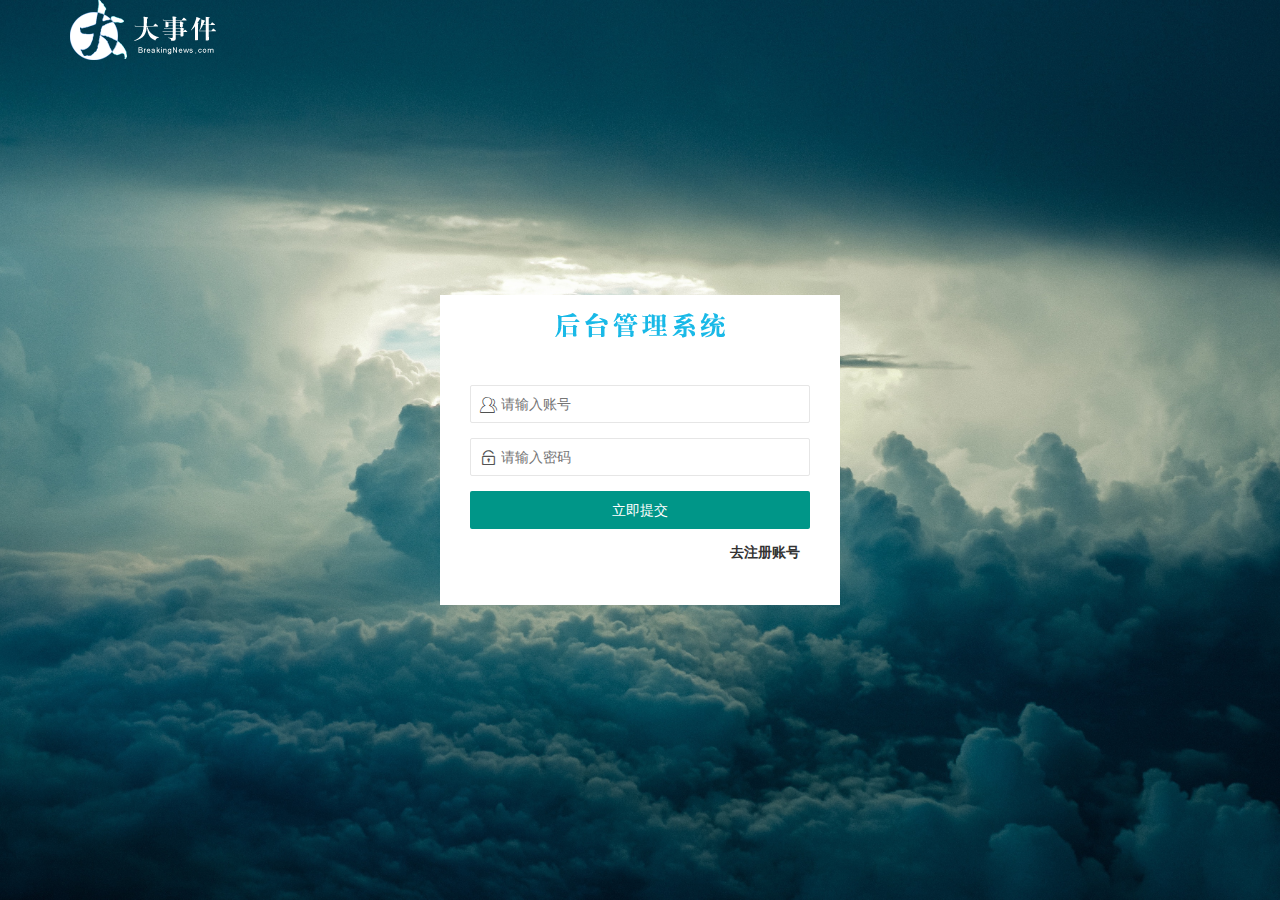
<file: 1.html>
<!DOCTYPE html>
<html lang="en">

<head>
    <meta charset="UTF-8">
    <meta http-equiv="X-UA-Compatible" content="IE=edge">
    <meta name="viewport" content="width=device-width, initial-scale=1.0">
    <title>BigEvent</title>

    <link rel="stylesheet" href="assets/css/login.css" />
    <link rel="stylesheet" href="assets/lib/layui/css/layui.css">
    <script src="assets/lib/layui/layui.all.js"></script>
</head>

<body>
    <!-- 头部logo区域 -->
    <div class="layui-main">
        <!-- 版心 -->
        <img src="assets/images/logo.png" alt="#" />
    </div>

    <!-- 登录区域 -->
    <div class="loginAndRegBox">
        <div class="title_box">
        </div>
        <!-- 登录的页面 -->
        <div class="login_box">
            <form class="layui-form" action="#" id="form_login">
                <div class="layui-form-item">

                    <i class="layui-icon layui-icon-user" style="font-size: 17px; color: #282929;"></i>
                    <!--  lay-verify  表单验证模块   -->
                    <input type="text" name="username" required lay-verify="required" placeholder="请输入账号" autocomplete="off" class="layui-input">

                </div>
                <div class="layui-form-item">
                    <i class="layui-icon layui-icon-password" style="font-size: 17px; color: #535353;"></i>
                    <input type="password" name="password" required lay-verify="required|pwd" placeholder="请输入密码" autocomplete="off" class="layui-input">
                </div>

                <button class="layui-btn layui-btn-fluid" lay-submit lay-filter="formDemo">立即提交</button>


            </form>
            <a href="javascript:;" id="login">去注册账号</a>
            <!-- 防止页面跳转 -->
        </div>

        <!-- 注册的页面 -->
        <div class="reg_box">
            <form class="layui-form" action="" id="form_reg">

                <div class="layui-form-item">
                    <i class="layui-icon layui-icon-user" style="font-size: 17px; color: #282929;"></i>
                    <input type="text" name="username" required lay-verify="required" placeholder="用户名" autocomplete="off" class="layui-input">
                </div>
                <div class="layui-form-item">
                    <i class="layui-icon layui-icon-password" style="font-size: 17px; color: #535353;"></i>
                    <input type="password" name="password" required lay-verify="required|pwd" placeholder="请输入密码" autocomplete="off" class="layui-input" id="reg_pwd">

                </div>
                <div class="layui-form-item"> <i class="layui-icon layui-icon-password" style="font-size: 17px; color: #535353;"></i>
                    <input type="password" name="repassword" required lay-verify="required|pwd|repwd" placeholder="确认密码" autocomplete="off" class="layui-input">
                </div>

                <button class="layui-btn layui-btn-fluid" lay-submit lay-filter="formDemo">立即提交</button>
                <!-- <button type="reset" class="layui-btn layui-btn-primary">重置</button> -->


            </form>
            <a href="javascript:;" id="reg">去登陆</a>
        </div>
    </div>

</body>
<script src="assets/lib/jquery.js"></script>
<!-- ajaxPrefilter ---- -->
<script src="assets/js/baseAPI.js"></script>

<script src="/assets/js/login.js"></script>

</html>
</file>
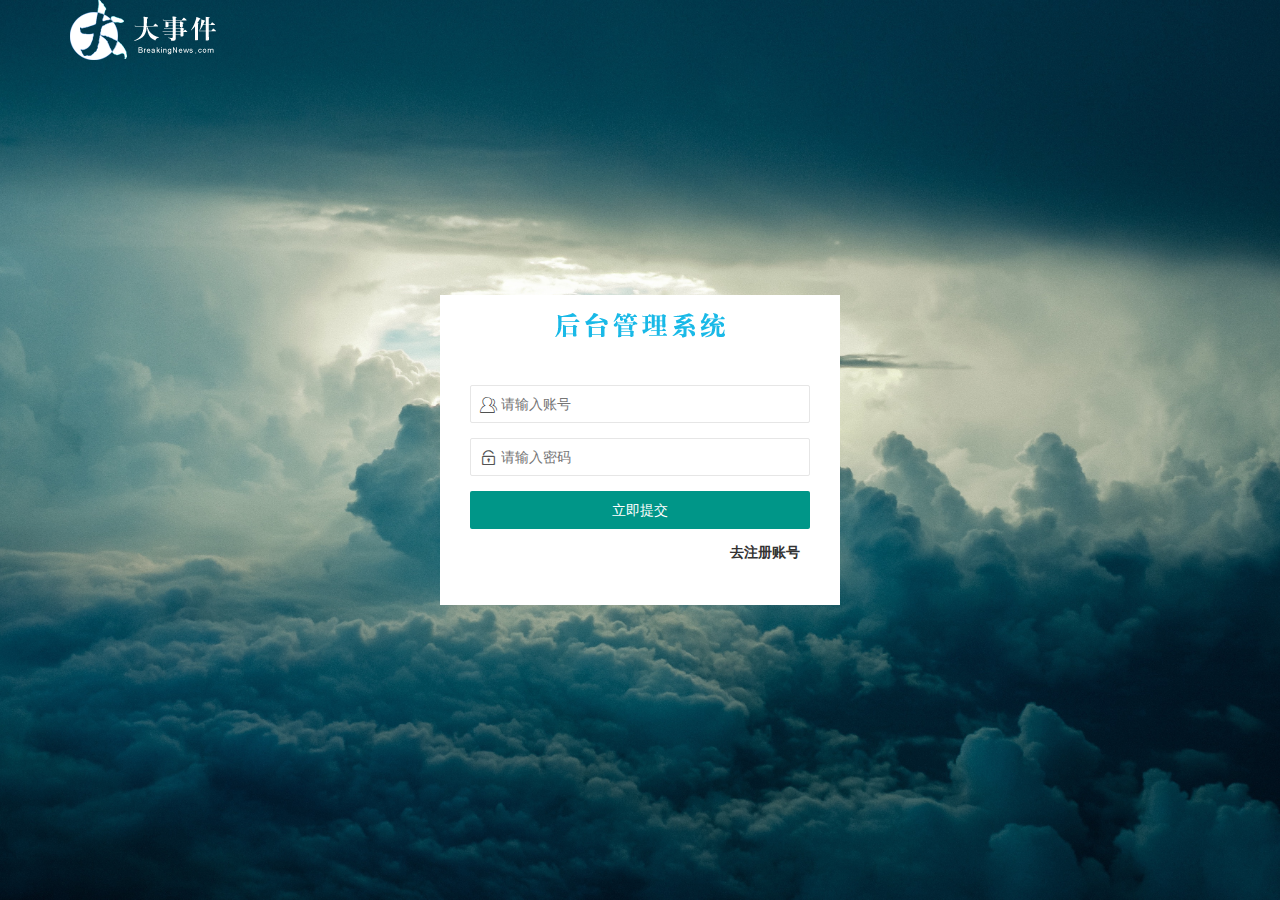
<file: login.html>
<!DOCTYPE html>
<html lang="en">

<head>
    <meta charset="UTF-8">
    <meta http-equiv="X-UA-Compatible" content="IE=edge">
    <meta name="viewport" content="width=device-width, initial-scale=1.0">
    <title>BigEvent</title>

    <link rel="stylesheet" href="assets/css/login.css" />
    <link rel="stylesheet" href="assets/lib/layui/css/layui.css">
    <script src="assets/lib/layui/layui.all.js"></script>
</head>

<body>
    <!-- 头部logo区域 -->
    <div class="layui-main">
        <!-- 版心 -->
        <img src="assets/images/logo.png" alt="#" />
    </div>

    <!-- 登录区域 -->
    <div class="loginAndRegBox">
        <div class="title_box">
        </div>
        <!-- 登录的页面 -->
        <div class="login_box">
            <form class="layui-form" action="" id="form_login">
                <div class="layui-form-item">

                    <i class="layui-icon layui-icon-user" style="font-size: 17px; color: #282929;"></i>
                    <!--  lay-verify  表单验证模块   -->
                    <input type="text" name="username" required lay-verify="required" placeholder="请输入账号" autocomplete="off" class="layui-input">

                </div>
                <div class="layui-form-item">
                    <i class="layui-icon layui-icon-password" style="font-size: 17px; color: #535353;"></i>
                    <input type="password" name="password" required lay-verify="required|pwd" placeholder="请输入密码" autocomplete="off" class="layui-input">
                </div>

                <button class="layui-btn layui-btn-fluid" lay-submit>立即提交</button>


            </form>
            <a href="javascript:;" id="login">去注册账号</a>
            <!-- 防止页面跳转 -->
        </div>

        <!-- 注册的页面 -->
        <div class="reg_box">
            <form class="layui-form" action="" id="form_reg">

                <div class="layui-form-item">
                    <i class="layui-icon layui-icon-user" style="font-size: 17px; color: #282929;"></i>
                    <input type="text" name="username" required lay-verify="required" placeholder="用户名" autocomplete="off" class="layui-input">
                </div>
                <div class="layui-form-item">
                    <i class="layui-icon layui-icon-password" style="font-size: 17px; color: #535353;"></i>
                    <input type="password" name="password" required lay-verify="required|pwd" placeholder="请输入密码" autocomplete="off" class="layui-input" id="reg_pwd">

                </div>
                <div class="layui-form-item"> <i class="layui-icon layui-icon-password" style="font-size: 17px; color: #535353;"></i>
                    <input type="password" name="repassword" required lay-verify="required|pwd|repwd" placeholder="确认密码" autocomplete="off" class="layui-input">
                </div>

                <button class="layui-btn layui-btn-fluid" lay-submit lay-filter="formDemo">立即提交</button>
                <!-- <button type="reset" class="layui-btn layui-btn-primary">重置</button> -->


            </form>
            <a href="javascript:;" id="reg">去登陆</a>
        </div>
    </div>

</body>
<script src="assets/lib/jquery.js"></script>
<!-- ajaxPrefilter ---- -->
<script src="assets/js/baseAPI.js"></script>

<script src="/assets/js/login.js"></script>

</html>
</file>
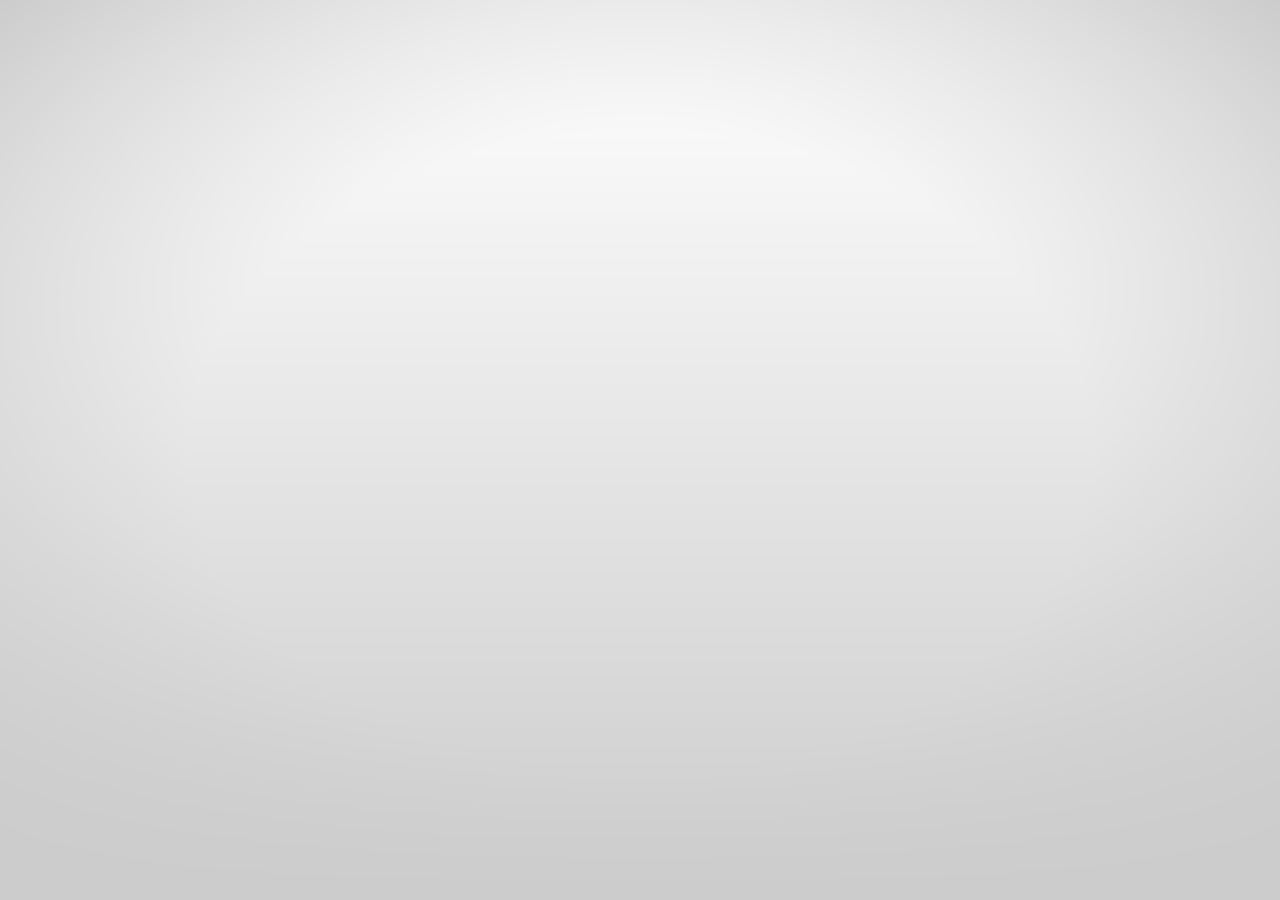
<file: 4k图片/新标签页.html>
<!DOCTYPE html>
<!-- saved from url=(0022)chrome://new-tab-page/ -->
<html dir="ltr" lang="zh" class="focus-outline-visible" lazy-loaded="true"><head><meta http-equiv="Content-Type" content="text/html; charset=UTF-8">
    
    <title>新标签页</title>
    <style>
      body {
        background: #FFFFFF;
        margin: 0;
      }

      #backgroundImage {
        border: none;
        height: 100%;
        pointer-events: none;
        position: fixed;
        top: 0;
        visibility: hidden;
        width: 100%;
      }

      [show-background-image] #backgroundImage {
        visibility: visible;
      }
    </style>
  <custom-style>
  <style is="custom-style" css-build="shadow">html {
  --google-red-100-rgb: 244, 199, 195;  
      --google-red-100: rgb(var(--google-red-100-rgb));
      --google-red-300-rgb: 230, 124, 115;  
      --google-red-300: rgb(var(--google-red-300-rgb));
      --google-red-500-rgb: 219, 68, 55;  
      --google-red-500: rgb(var(--google-red-500-rgb));
      --google-red-700-rgb: 197, 57, 41;  
      --google-red-700: rgb(var(--google-red-700-rgb));

      --google-blue-100-rgb: 198, 218, 252;  
      --google-blue-100: rgb(var(--google-blue-100-rgb));
      --google-blue-300-rgb: 123, 170, 247;  
      --google-blue-300: rgb(var(--google-blue-300-rgb));
      --google-blue-500-rgb: 66, 133, 244;  
      --google-blue-500: rgb(var(--google-blue-500-rgb));
      --google-blue-700-rgb: 51, 103, 214;  
      --google-blue-700: rgb(var(--google-blue-700-rgb));

      --google-green-100-rgb: 183, 225, 205;  
      --google-green-100: rgb(var(--google-green-100-rgb));
      --google-green-300-rgb: 87, 187, 138;  
      --google-green-300: rgb(var(--google-green-300-rgb));
      --google-green-500-rgb: 15, 157, 88;  
      --google-green-500: rgb(var(--google-green-500-rgb));
      --google-green-700-rgb: 11, 128, 67;  
      --google-green-700: rgb(var(--google-green-700-rgb));

      --google-yellow-100-rgb: 252, 232, 178;  
      --google-yellow-100: rgb(var(--google-yellow-100-rgb));
      --google-yellow-300-rgb: 247, 203, 77;  
      --google-yellow-300: rgb(var(--google-yellow-300-rgb));
      --google-yellow-500-rgb: 244, 180, 0;  
      --google-yellow-500: rgb(var(--google-yellow-500-rgb));
      --google-yellow-700-rgb: 240, 147, 0;  
      --google-yellow-700: rgb(var(--google-yellow-700-rgb));

      --google-grey-100-rgb: 245, 245, 245;  
      --google-grey-100: rgb(var(--google-grey-100-rgb));
      --google-grey-300-rgb: 224, 224, 224;  
      --google-grey-300: rgb(var(--google-grey-300-rgb));
      --google-grey-500-rgb: 158, 158, 158;  
      --google-grey-500: rgb(var(--google-grey-500-rgb));
      --google-grey-700-rgb: 97, 97, 97;  
      --google-grey-700: rgb(var(--google-grey-700-rgb));

      

      --paper-red-50: #ffebee;
      --paper-red-100: #ffcdd2;
      --paper-red-200: #ef9a9a;
      --paper-red-300: #e57373;
      --paper-red-400: #ef5350;
      --paper-red-500: #f44336;
      --paper-red-600: #e53935;
      --paper-red-700: #d32f2f;
      --paper-red-800: #c62828;
      --paper-red-900: #b71c1c;
      --paper-red-a100: #ff8a80;
      --paper-red-a200: #ff5252;
      --paper-red-a400: #ff1744;
      --paper-red-a700: #d50000;

      --paper-light-blue-50: #e1f5fe;
      --paper-light-blue-100: #b3e5fc;
      --paper-light-blue-200: #81d4fa;
      --paper-light-blue-300: #4fc3f7;
      --paper-light-blue-400: #29b6f6;
      --paper-light-blue-500: #03a9f4;
      --paper-light-blue-600: #039be5;
      --paper-light-blue-700: #0288d1;
      --paper-light-blue-800: #0277bd;
      --paper-light-blue-900: #01579b;
      --paper-light-blue-a100: #80d8ff;
      --paper-light-blue-a200: #40c4ff;
      --paper-light-blue-a400: #00b0ff;
      --paper-light-blue-a700: #0091ea;

      --paper-yellow-50: #fffde7;
      --paper-yellow-100: #fff9c4;
      --paper-yellow-200: #fff59d;
      --paper-yellow-300: #fff176;
      --paper-yellow-400: #ffee58;
      --paper-yellow-500: #ffeb3b;
      --paper-yellow-600: #fdd835;
      --paper-yellow-700: #fbc02d;
      --paper-yellow-800: #f9a825;
      --paper-yellow-900: #f57f17;
      --paper-yellow-a100: #ffff8d;
      --paper-yellow-a200: #ffff00;
      --paper-yellow-a400: #ffea00;
      --paper-yellow-a700: #ffd600;

      --paper-orange-50: #fff3e0;
      --paper-orange-100: #ffe0b2;
      --paper-orange-200: #ffcc80;
      --paper-orange-300: #ffb74d;
      --paper-orange-400: #ffa726;
      --paper-orange-500: #ff9800;
      --paper-orange-600: #fb8c00;
      --paper-orange-700: #f57c00;
      --paper-orange-800: #ef6c00;
      --paper-orange-900: #e65100;
      --paper-orange-a100: #ffd180;
      --paper-orange-a200: #ffab40;
      --paper-orange-a400: #ff9100;
      --paper-orange-a700: #ff6500;

      --paper-grey-50: #fafafa;
      --paper-grey-100: #f5f5f5;
      --paper-grey-200: #eeeeee;
      --paper-grey-300: #e0e0e0;
      --paper-grey-400: #bdbdbd;
      --paper-grey-500: #9e9e9e;
      --paper-grey-600: #757575;
      --paper-grey-700: #616161;
      --paper-grey-800: #424242;
      --paper-grey-900: #212121;

      --paper-blue-grey-50: #eceff1;
      --paper-blue-grey-100: #cfd8dc;
      --paper-blue-grey-200: #b0bec5;
      --paper-blue-grey-300: #90a4ae;
      --paper-blue-grey-400: #78909c;
      --paper-blue-grey-500: #607d8b;
      --paper-blue-grey-600: #546e7a;
      --paper-blue-grey-700: #455a64;
      --paper-blue-grey-800: #37474f;
      --paper-blue-grey-900: #263238;

      
      --dark-divider-opacity: 0.12;
      --dark-disabled-opacity: 0.38; 
      --dark-secondary-opacity: 0.54;
      --dark-primary-opacity: 0.87;

      
      --light-divider-opacity: 0.12;
      --light-disabled-opacity: 0.3; 
      --light-secondary-opacity: 0.7;
      --light-primary-opacity: 1.0;
}

</style>
</custom-style>
<custom-style>
<style is="custom-style" css-build="shadow">html {
  --google-blue-50-rgb: 232, 240, 254;  
    --google-blue-50: rgb(var(--google-blue-50-rgb));
    --google-blue-200-rgb: 174, 203, 250;  
    --google-blue-200: rgb(var(--google-blue-200-rgb));
    --google-blue-600-rgb: 26, 115, 232;  
    --google-blue-600: rgb(var(--google-blue-600-rgb));

    --google-grey-50-rgb: 248, 249, 250;  
    --google-grey-50: rgb(var(--google-grey-50-rgb));
    --google-grey-200-rgb: 232, 234, 237;  
    --google-grey-200: rgb(var(--google-grey-200-rgb));
    --google-grey-400-rgb: 189, 193, 198;  
    --google-grey-400: rgb(var(--google-grey-400-rgb));
    --google-grey-600-rgb: 128, 134, 139;  
    --google-grey-600: rgb(var(--google-grey-600-rgb));
    --google-grey-800-rgb: 60, 64, 67;  
    --google-grey-800: rgb(var(--google-grey-800-rgb));
    --google-grey-900-rgb: 32, 33, 36;  
    --google-grey-900: rgb(var(--google-grey-900-rgb));
    
    --google-grey-900-white-4-percent: #292a2d;

    --google-red-600-rgb: 217, 48, 37;  
    --google-red-600: rgb(var(--google-red-600-rgb));

    --google-yellow-50-rgb: 254, 247, 224;  
    --google-yellow-50: rgb(var(--google-yellow-50-rgb));

    
    --google-blue-refresh-100-rgb: 210, 227, 252;  
    --google-blue-refresh-100: rgb(var(--google-blue-refresh-100-rgb));
    --google-blue-refresh-300-rgb: 138, 180, 248;  
    --google-blue-refresh-300: rgb(var(--google-blue-refresh-300-rgb));
    --google-blue-refresh-400-rgb: 102, 157, 246;  
    --google-blue-refresh-400: rgb(var(--google-blue-refresh-400-rgb));
    --google-blue-refresh-500-rgb: 66, 133, 244;  
    --google-blue-refresh-500: rgb(var(--google-blue-refresh-500-rgb));
    --google-blue-refresh-700-rgb: 25, 103, 210;  
    --google-blue-refresh-700: rgb(var(--google-blue-refresh-700-rgb));

    --google-green-refresh-300-rgb: 129, 201, 149;  
    --google-green-refresh-300: rgb(var(--google-green-refresh-300-rgb));
    --google-green-refresh-400-rgb: 91, 185, 116;  
    --google-green-refresh-400: rgb(var(--google-green-refresh-400-rgb));
    --google-green-refresh-500-rgb: 52, 168, 83;  
    --google-green-refresh-500: rgb(var(--google-green-refresh-500-rgb));
    --google-green-refresh-700-rgb: 24, 128, 56;  
    --google-green-refresh-700: rgb(var(--google-green-refresh-700-rgb));

    --google-grey-refresh-100-rgb: 241, 243, 244;  
    --google-grey-refresh-100: rgb(var(--google-grey-refresh-100-rgb));
    --google-grey-refresh-300-rgb: 218, 220, 224;  
    --google-grey-refresh-300: rgb(var(--google-grey-refresh-300-rgb));
    --google-grey-refresh-500-rgb: 154, 160, 166;  
    --google-grey-refresh-500: rgb(var(--google-grey-refresh-500-rgb));
    --google-grey-refresh-700-rgb: 95, 99, 104;  
    --google-grey-refresh-700: rgb(var(--google-grey-refresh-700-rgb));

    --google-red-refresh-300-rgb: 242, 139, 130;  
    --google-red-refresh-300: rgb(var(--google-red-refresh-300-rgb));
    --google-red-refresh-500-rgb: 234, 67, 53;  
    --google-red-refresh-500: rgb(var(--google-red-refresh-500-rgb));

    --google-yellow-refresh-300-rgb: 253, 214, 51;  
    --google-yellow-refresh-300: rgb(var(--google-yellow-refresh-300-rgb));
    --google-yellow-refresh-400-rgb: 252, 201, 52;  
    --google-yellow-refresh-400: rgb(var(--google-yellow-refresh-400-rgb));
    --google-yellow-refresh-500-rgb: 251, 188, 4;  
    --google-yellow-refresh-500: rgb(var(--google-yellow-refresh-500-rgb));

    --cr-primary-text-color: var(--google-grey-900);
    --cr-secondary-text-color: var(--google-grey-refresh-700);

    --cr-card-background-color: white;
    --cr-card-shadow-color-rgb: var(--google-grey-800-rgb);

    --cr-elevation-1: rgba(var(--cr-card-shadow-color-rgb), .3) 0 1px 2px 0,
                      rgba(var(--cr-card-shadow-color-rgb), .15) 0 1px 3px 1px;
    --cr-elevation-2: rgba(var(--cr-card-shadow-color-rgb), .3) 0 1px 2px 0,
                      rgba(var(--cr-card-shadow-color-rgb), .15) 0 2px 6px 2px;
    --cr-elevation-3: rgba(var(--cr-card-shadow-color-rgb), .3) 0 1px 3px 0,
                      rgba(var(--cr-card-shadow-color-rgb), .15) 0 4px 8px 3px;
    --cr-elevation-4: rgba(var(--cr-card-shadow-color-rgb), .3) 0 2px 3px 0,
                      rgba(var(--cr-card-shadow-color-rgb), .15) 0 6px 10px 4px;
    --cr-elevation-5: rgba(var(--cr-card-shadow-color-rgb), .3) 0 4px 4px 0,
                      rgba(var(--cr-card-shadow-color-rgb), .15) 0 8px 12px 6px;

    --cr-card-shadow: var(--cr-elevation-1);

    --cr-checked-color: var(--google-blue-600);
    --cr-focused-item-color: var(--google-grey-300);
    --cr-form-field-label-color: var(--google-grey-refresh-700);
    --cr-hairline-rgb: 0, 0, 0;
    --cr-link-color: var(--google-blue-700);
    --cr-menu-background-color: white;
    --cr-menu-background-focus-color: var(--google-grey-400);
    --cr-menu-shadow: 0 2px 6px var(--paper-grey-500);
    --cr-separator-color: rgba(0, 0, 0, .06);
    --cr-title-text-color: rgb(90, 90, 90);
    --cr-toggle-color: var(--google-blue-500);
    --cr-toolbar-background-color: var(--google-blue-700);

    --cr-hover-background-color: rgba(var(--google-grey-900-rgb), .1);
    --cr-active-background-color: rgba(var(--google-grey-900-rgb), .16);
    --cr-focus-outline-color: rgba(var(--google-blue-600-rgb), .4);
}

@media (prefers-color-scheme: light) {
html[enable-branding-update] {
  --cr-toolbar-background-color: white;
}

}

@media (prefers-color-scheme: dark) {
html {
  --cr-primary-text-color: var(--google-grey-200);
      --cr-secondary-text-color: var(--google-grey-refresh-500);

      --cr-card-background-color: var(--google-grey-900-white-4-percent);
      --cr-card-shadow-color-rgb: 0, 0, 0;

      --cr-checked-color: var(--google-blue-refresh-300);
      --cr-focused-item-color: var(--google-grey-800);
      --cr-form-field-label-color: var(--dark-secondary-color);
      --cr-hairline-rgb: 255, 255, 255;
      --cr-link-color: var(--google-blue-refresh-300);
      --cr-menu-background-color: var(--google-grey-900);
      --cr-menu-background-focus-color: var(--google-grey-refresh-700);
      --cr-menu-background-sheen: rgba(255, 255, 255, .06);  
      --cr-menu-shadow: rgba(0, 0, 0, .3) 0 1px 2px 0,
                        rgba(0, 0, 0, .15) 0 3px 6px 2px;
      --cr-separator-color: rgba(255, 255, 255, .1);
      
      --cr-title-text-color: var(--cr-primary-text-color);
      --cr-toolbar-background-color: var(--google-grey-900-white-4-percent);

      --cr-hover-background-color: rgba(255, 255, 255, .1);
      --cr-active-background-color: rgba(var(--google-grey-200-rgb), .16);
      --cr-focus-outline-color: rgba(var(--google-blue-300-rgb), .4);
}

}

html {
  --cr-button-edge-spacing: 12px;
    --cr-button-height: 32px;

    
    --cr-controlled-by-spacing: 24px;

    
    --cr-default-input-max-width: 264px;

    
    --cr-icon-ripple-size: 36px;
    --cr-icon-ripple-padding: 8px;

    --cr-icon-size: 20px;

    --cr-icon-button-margin-start: 16px;

    
    --cr-icon-ripple-margin: calc(var(--cr-icon-ripple-padding) * -1);

    
    
    --cr-section-min-height: 48px;
    --cr-section-two-line-min-height: 64px;

    --cr-section-padding: 20px;
    --cr-section-vertical-padding: 12px;
    --cr-section-indent-width: 40px;
    --cr-section-indent-padding: calc(
        var(--cr-section-padding) + var(--cr-section-indent-width));

    --cr-section-vertical-margin: 21px;

    --cr-centered-card-max-width: 680px;
    --cr-centered-card-width-percentage: 0.96;

    --cr-hairline: 1px solid rgba(var(--cr-hairline-rgb), .14);

    --cr-separator-height: 1px;
    --cr-separator-line: var(--cr-separator-height) solid
        var(--cr-separator-color);

    --cr-toolbar-overlay-animation-duration: 150ms;
    --cr-toolbar-height: 56px;

    --cr-container-shadow-height: 6px;
    --cr-container-shadow-margin: calc(-1 * var(--cr-container-shadow-height));

    --cr-container-shadow-max-opacity: 1;

    
    --cr-card-border-radius: 4px;
    --cr-disabled-opacity: .38;
    --cr-form-field-bottom-spacing: 16px;
    --cr-form-field-label-font-size: .625rem;
    --cr-form-field-label-height: 1em;
    --cr-form-field-label-line-height: 1em;
}

html[enable-branding-update] {
  --cr-card-border-radius: 8px;
    --cr-card-shadow: var(--cr-elevation-2);
}

</style>
</custom-style>
<custom-style>
  <style is="custom-style" css-build="shadow">[hidden] {
  display: none !important;
}

</style>
</custom-style>
<custom-style>
  <style is="custom-style" css-build="shadow">html {
  --layout_-_display:  flex;;

      --layout-inline_-_display:  inline-flex;;

      --layout-horizontal_-_display:  var(--layout_-_display); --layout-horizontal_-_flex-direction:  row;;

      --layout-horizontal-reverse_-_display:  var(--layout_-_display); --layout-horizontal-reverse_-_flex-direction:  row-reverse;;

      --layout-vertical_-_display:  var(--layout_-_display); --layout-vertical_-_flex-direction:  column;;

      --layout-vertical-reverse_-_display:  var(--layout_-_display); --layout-vertical-reverse_-_flex-direction:  column-reverse;;

      --layout-wrap_-_flex-wrap:  wrap;;

      --layout-wrap-reverse_-_flex-wrap:  wrap-reverse;;

      --layout-flex-auto_-_flex:  1 1 auto;;

      --layout-flex-none_-_flex:  none;;

      --layout-flex_-_flex:  1; --layout-flex_-_flex-basis:  0.000000001px;;

      --layout-flex-2_-_flex:  2;;

      --layout-flex-3_-_flex:  3;;

      --layout-flex-4_-_flex:  4;;

      --layout-flex-5_-_flex:  5;;

      --layout-flex-6_-_flex:  6;;

      --layout-flex-7_-_flex:  7;;

      --layout-flex-8_-_flex:  8;;

      --layout-flex-9_-_flex:  9;;

      --layout-flex-10_-_flex:  10;;

      --layout-flex-11_-_flex:  11;;

      --layout-flex-12_-_flex:  12;;

      

      --layout-start_-_align-items:  flex-start;;

      --layout-center_-_align-items:  center;;

      --layout-end_-_align-items:  flex-end;;

      --layout-baseline_-_align-items:  baseline;;

      

      --layout-start-justified_-_justify-content:  flex-start;;

      --layout-center-justified_-_justify-content:  center;;

      --layout-end-justified_-_justify-content:  flex-end;;

      --layout-around-justified_-_justify-content:  space-around;;

      --layout-justified_-_justify-content:  space-between;;

      --layout-center-center_-_align-items:  var(--layout-center_-_align-items); --layout-center-center_-_justify-content:  var(--layout-center-justified_-_justify-content);;

      

      --layout-self-start_-_align-self:  flex-start;;

      --layout-self-center_-_align-self:  center;;

      --layout-self-end_-_align-self:  flex-end;;

      --layout-self-stretch_-_align-self:  stretch;;

      --layout-self-baseline_-_align-self:  baseline;;

      

      --layout-start-aligned_-_align-content:  flex-start;;

      --layout-end-aligned_-_align-content:  flex-end;;

      --layout-center-aligned_-_align-content:  center;;

      --layout-between-aligned_-_align-content:  space-between;;

      --layout-around-aligned_-_align-content:  space-around;;

      

      --layout-block_-_display:  block;;

      --layout-invisible_-_visibility:  hidden !important;;

      --layout-relative_-_position:  relative;;

      --layout-fit_-_position:  absolute; --layout-fit_-_top:  0; --layout-fit_-_right:  0; --layout-fit_-_bottom:  0; --layout-fit_-_left:  0;;

      --layout-scroll_-_-webkit-overflow-scrolling:  touch; --layout-scroll_-_overflow:  auto;;

      --layout-fullbleed_-_margin:  0; --layout-fullbleed_-_height:  100vh;;

      

      --layout-fixed-top_-_position:  fixed; --layout-fixed-top_-_top:  0; --layout-fixed-top_-_left:  0; --layout-fixed-top_-_right:  0;;

      --layout-fixed-right_-_position:  fixed; --layout-fixed-right_-_top:  0; --layout-fixed-right_-_right:  0; --layout-fixed-right_-_bottom:  0;;

      --layout-fixed-bottom_-_position:  fixed; --layout-fixed-bottom_-_right:  0; --layout-fixed-bottom_-_bottom:  0; --layout-fixed-bottom_-_left:  0;;

      --layout-fixed-left_-_position:  fixed; --layout-fixed-left_-_top:  0; --layout-fixed-left_-_bottom:  0; --layout-fixed-left_-_left:  0;;
}

</style>
</custom-style><style>[hidden] { display: none !important; }</style><iron-iconset-svg name="cr20" size="20" style="display: none;">
  <svg>
    <defs>
      <!--
      Keep these in sorted order by id="". See also http://goo.gl/Y1OdAq
      -->
      <g id="domain">
        <path d="M2,3 L2,17 L11.8267655,17 L13.7904799,17 L18,17 L18,7 L12,7 L12,3 L2,3 Z M8,13 L10,13 L10,15 L8,15 L8,13 Z M4,13 L6,13 L6,15 L4,15 L4,13 Z M8,9 L10,9 L10,11 L8,11 L8,9 Z M4,9 L6,9 L6,11 L4,11 L4,9 Z M12,9 L16,9 L16,15 L12,15 L12,9 Z M12,11 L14,11 L14,13 L12,13 L12,11 Z M8,5 L10,5 L10,7 L8,7 L8,5 Z M4,5 L6,5 L6,7 L4,7 L4,5 Z">
        </path>
      </g>
      <g id="kite">
        <path fill-rule="evenodd" clip-rule="evenodd" d="M4.6327 8.00094L10.3199 2L16 8.00094L10.1848 16.8673C10.0995 16.9873 10.0071 17.1074 9.90047 17.2199C9.42417 17.7225 8.79147 18 8.11611 18C7.44076 18 6.80806 17.7225 6.33175 17.2199C5.85545 16.7173 5.59242 16.0497 5.59242 15.3371C5.59242 14.977 5.46445 14.647 5.22275 14.3919C4.98104 14.1369 4.66825 14.0019 4.32701 14.0019H4V12.6667H4.32701C5.00237 12.6667 5.63507 12.9442 6.11137 13.4468C6.58768 13.9494 6.85071 14.617 6.85071 15.3296C6.85071 15.6896 6.97867 16.0197 7.22038 16.2747C7.46209 16.5298 7.77488 16.6648 8.11611 16.6648C8.45735 16.6648 8.77014 16.5223 9.01185 16.2747C9.02396 16.2601 9.03607 16.246 9.04808 16.2319C9.08541 16.1883 9.12176 16.1458 9.15403 16.0947L9.55213 15.4946L4.6327 8.00094ZM10.3199 13.9371L6.53802 8.17116L10.3199 4.1814L14.0963 8.17103L10.3199 13.9371Z">
        </path>
      </g>
      <g id="menu">
        <path d="M2 4h16v2H2zM2 9h16v2H2zM2 14h16v2H2z"></path>
      </g>
      
  </defs></svg>
</iron-iconset-svg>
<iron-iconset-svg name="cr" size="24" style="display: none;">
  <svg>
    <defs>
      <!--
      These icons are copied from Polymer's iron-icons and kept in sorted order.
      See http://goo.gl/Y1OdAq for instructions on adding additional icons.
      -->
      <g id="account-child-invert" viewBox="0 0 48 48">
        <path d="M24 4c3.31 0 6 2.69 6 6s-2.69 6-6 6-6-2.69-6-6 2.69-6 6-6z"></path>
        <path fill="none" d="M0 0h48v48H0V0z"></path>
        <circle fill="none" cx="24" cy="26" r="4"></circle>
        <path d="M24 18c-6.16 0-13 3.12-13 7.23v11.54c0 2.32 2.19 4.33 5.2 5.63 2.32 1 5.12 1.59 7.8 1.59.66 0 1.33-.06 2-.14v-5.2c-.67.08-1.34.14-2 .14-2.63 0-5.39-.57-7.68-1.55.67-2.12 4.34-3.65 7.68-3.65.86 0 1.75.11 2.6.29 2.79.62 5.2 2.15 5.2 4.04v4.47c3.01-1.31 5.2-3.31 5.2-5.63V25.23C37 21.12 30.16 18 24 18zm0 12c-2.21 0-4-1.79-4-4s1.79-4 4-4 4 1.79 4 4-1.79 4-4 4z">
        </path>
      </g>
      <g id="add">
        <path d="M19 13h-6v6h-2v-6H5v-2h6V5h2v6h6v2z"></path>
      </g>
      <g id="arrow-back">
        <path d="M20 11H7.83l5.59-5.59L12 4l-8 8 8 8 1.41-1.41L7.83 13H20v-2z"></path>
      </g>
      <g id="arrow-drop-up">
        <path d="M7 14l5-5 5 5z">
      </path></g>
      <g id="arrow-drop-down">
        <path d="M7 10l5 5 5-5z"></path>
      </g>
      <g id="arrow-forward">
        <path d="M12 4l-1.41 1.41L16.17 11H4v2h12.17l-5.58 5.59L12 20l8-8z"></path>
      </g>
      <g id="arrow-right">
        <path d="M10 7l5 5-5 5z"></path>
      </g>
      
      <g id="cancel">
        <path d="M12 2C6.47 2 2 6.47 2 12s4.47 10 10 10 10-4.47 10-10S17.53 2 12 2zm5 13.59L15.59 17 12 13.41 8.41 17 7 15.59 10.59 12 7 8.41 8.41 7 12 10.59 15.59 7 17 8.41 13.41 12 17 15.59z">
        </path>
      </g>
      <g id="check">
        <path d="M9 16.17L4.83 12l-1.42 1.41L9 19 21 7l-1.41-1.41z"></path>
      </g>
      <g id="check-circle">
        <path d="M12 2C6.48 2 2 6.48 2 12s4.48 10 10 10 10-4.48 10-10S17.52 2 12 2zm-2 15l-5-5 1.41-1.41L10 14.17l7.59-7.59L19 8l-9 9z">
        </path>
      </g>
      <g id="chevron-left">
        <path d="M15.41 7.41L14 6l-6 6 6 6 1.41-1.41L10.83 12z"></path>
      </g>
      <g id="chevron-right">
        <path d="M10 6L8.59 7.41 13.17 12l-4.58 4.59L10 18l6-6z"></path>
      </g>
      <g id="clear">
        <path d="M19 6.41L17.59 5 12 10.59 6.41 5 5 6.41 10.59 12 5 17.59 6.41 19 12 13.41 17.59 19 19 17.59 13.41 12z">
        </path>
      </g>
      <g id="close">
        <path d="M19 6.41L17.59 5 12 10.59 6.41 5 5 6.41 10.59 12 5 17.59 6.41 19 12 13.41 17.59 19 19 17.59 13.41 12z">
        </path>
      </g>
      <g id="computer">
        <path d="M20 18c1.1 0 1.99-.9 1.99-2L22 6c0-1.1-.9-2-2-2H4c-1.1 0-2 .9-2 2v10c0 1.1.9 2 2 2H0v2h24v-2h-4zM4 6h16v10H4V6z">
        </path>
      </g>
      <g id="delete">
        <path d="M6 19c0 1.1.9 2 2 2h8c1.1 0 2-.9 2-2V7H6v12zM19 4h-3.5l-1-1h-5l-1 1H5v2h14V4z"></path>
      </g>
      <g id="domain">
        <path d="M12 7V3H2v18h20V7H12zM6 19H4v-2h2v2zm0-4H4v-2h2v2zm0-4H4V9h2v2zm0-4H4V5h2v2zm4 12H8v-2h2v2zm0-4H8v-2h2v2zm0-4H8V9h2v2zm0-4H8V5h2v2zm10 12h-8v-2h2v-2h-2v-2h2v-2h-2V9h8v10zm-2-8h-2v2h2v-2zm0 4h-2v2h2v-2z">
        </path>
      </g>
      <g id="error">
        <path d="M12 2C6.48 2 2 6.48 2 12s4.48 10 10 10 10-4.48 10-10S17.52 2 12 2zm1 15h-2v-2h2v2zm0-4h-2V7h2v6z">
        </path>
      </g>
      <g id="error-outline">
        <path d="M11 15h2v2h-2zm0-8h2v6h-2zm.99-5C6.47 2 2 6.48 2 12s4.47 10 9.99 10C17.52 22 22 17.52 22 12S17.52 2 11.99 2zM12 20c-4.42 0-8-3.58-8-8s3.58-8 8-8 8 3.58 8 8-3.58 8-8 8z">
        </path>
      </g>
      <g id="expand-less">
        <path d="M12 8l-6 6 1.41 1.41L12 10.83l4.59 4.58L18 14z"></path>
      </g>
      <g id="expand-more">
        <path d="M16.59 8.59L12 13.17 7.41 8.59 6 10l6 6 6-6z"></path>
      </g>
      <g id="extension">
        <path d="M20.5 11H19V7c0-1.1-.9-2-2-2h-4V3.5C13 2.12 11.88 1 10.5 1S8 2.12 8 3.5V5H4c-1.1 0-1.99.9-1.99 2v3.8H3.5c1.49 0 2.7 1.21 2.7 2.7s-1.21 2.7-2.7 2.7H2V20c0 1.1.9 2 2 2h3.8v-1.5c0-1.49 1.21-2.7 2.7-2.7 1.49 0 2.7 1.21 2.7 2.7V22H17c1.1 0 2-.9 2-2v-4h1.5c1.38 0 2.5-1.12 2.5-2.5S21.88 11 20.5 11z">
        </path>
      </g>
      <g id="file-download">
        <path d="M19 9h-4V3H9v6H5l7 7 7-7zM5 18v2h14v-2H5z"></path>
      </g>
      
      <g id="fullscreen">
        <path d="M7 14H5v5h5v-2H7v-3zm-2-4h2V7h3V5H5v5zm12 7h-3v2h5v-5h-2v3zM14 5v2h3v3h2V5h-5z"></path>
      </g>
      <g id="group">
        <path d="M16 11c1.66 0 2.99-1.34 2.99-3S17.66 5 16 5c-1.66 0-3 1.34-3 3s1.34 3 3 3zm-8 0c1.66 0 2.99-1.34 2.99-3S9.66 5 8 5C6.34 5 5 6.34 5 8s1.34 3 3 3zm0 2c-2.33 0-7 1.17-7 3.5V19h14v-2.5c0-2.33-4.67-3.5-7-3.5zm8 0c-.29 0-.62.02-.97.05 1.16.84 1.97 1.97 1.97 3.45V19h6v-2.5c0-2.33-4.67-3.5-7-3.5z">
        </path>
      </g>
      <g id="help-outline">
        <path d="M11 18h2v-2h-2v2zm1-16C6.48 2 2 6.48 2 12s4.48 10 10 10 10-4.48 10-10S17.52 2 12 2zm0 18c-4.41 0-8-3.59-8-8s3.59-8 8-8 8 3.59 8 8-3.59 8-8 8zm0-14c-2.21 0-4 1.79-4 4h2c0-1.1.9-2 2-2s2 .9 2 2c0 2-3 1.75-3 5h2c0-2.25 3-2.5 3-5 0-2.21-1.79-4-4-4z">
        </path>
      </g>
      <g id="info">
        <path d="M12 2C6.48 2 2 6.48 2 12s4.48 10 10 10 10-4.48 10-10S17.52 2 12 2zm1 15h-2v-6h2v6zm0-8h-2V7h2v2z">
        </path>
      </g>
      <g id="info-outline">
        <path d="M11 17h2v-6h-2v6zm1-15C6.48 2 2 6.48 2 12s4.48 10 10 10 10-4.48 10-10S17.52 2 12 2zm0 18c-4.41 0-8-3.59-8-8s3.59-8 8-8 8 3.59 8 8-3.59 8-8 8zM11 9h2V7h-2v2z">
        </path>
      </g>
      <g id="insert-drive-file">
        <path d="M6 2c-1.1 0-1.99.9-1.99 2L4 20c0 1.1.89 2 1.99 2H18c1.1 0 2-.9 2-2V8l-6-6H6zm7 7V3.5L18.5 9H13z">
        </path>
      </g>
      <g id="location-on">
        <path d="M12 2C8.13 2 5 5.13 5 9c0 5.25 7 13 7 13s7-7.75 7-13c0-3.87-3.13-7-7-7zm0 9.5c-1.38 0-2.5-1.12-2.5-2.5s1.12-2.5 2.5-2.5 2.5 1.12 2.5 2.5-1.12 2.5-2.5 2.5z">
        </path>
      </g>
      <g id="mic">
        <path d="M12 14c1.66 0 2.99-1.34 2.99-3L15 5c0-1.66-1.34-3-3-3S9 3.34 9 5v6c0 1.66 1.34 3 3 3zm5.3-3c0 3-2.54 5.1-5.3 5.1S6.7 14 6.7 11H5c0 3.41 2.72 6.23 6 6.72V21h2v-3.28c3.28-.48 6-3.3 6-6.72h-1.7z">
        </path>
      </g>
      <g id="more-vert">
        <path d="M12 8c1.1 0 2-.9 2-2s-.9-2-2-2-2 .9-2 2 .9 2 2 2zm0 2c-1.1 0-2 .9-2 2s.9 2 2 2 2-.9 2-2-.9-2-2-2zm0 6c-1.1 0-2 .9-2 2s.9 2 2 2 2-.9 2-2-.9-2-2-2z">
        </path>
      </g>
      <g id="open-in-new">
        <path d="M19 19H5V5h7V3H5c-1.11 0-2 .9-2 2v14c0 1.1.89 2 2 2h14c1.1 0 2-.9 2-2v-7h-2v7zM14 3v2h3.59l-9.83 9.83 1.41 1.41L19 6.41V10h2V3h-7z">
        </path>
      </g>
      <g id="person">
        <path d="M12 12c2.21 0 4-1.79 4-4s-1.79-4-4-4-4 1.79-4 4 1.79 4 4 4zm0 2c-2.67 0-8 1.34-8 4v2h16v-2c0-2.66-5.33-4-8-4z">
        </path>
      </g>
      <g id="phonelink"><path d="M4 6h18V4H4c-1.1 0-2 .9-2 2v11H0v3h14v-3H4V6zm19 2h-6c-.55 0-1 .45-1 1v10c0 .55.45 1 1 1h6c.55 0 1-.45 1-1V9c0-.55-.45-1-1-1zm-1 9h-4v-7h4v7z"></path></g>
      <g id="print">
        <path d="M19 8H5c-1.66 0-3 1.34-3 3v6h4v4h12v-4h4v-6c0-1.66-1.34-3-3-3zm-3 11H8v-5h8v5zm3-7c-.55 0-1-.45-1-1s.45-1 1-1 1 .45 1 1-.45 1-1 1zm-1-9H6v4h12V3z">
        </path>
      </g>
      <g id="schedule"><path d="M11.99 2C6.47 2 2 6.48 2 12s4.47 10 9.99 10C17.52 22 22 17.52 22 12S17.52 2 11.99 2zM12 20c-4.42 0-8-3.58-8-8s3.58-8 8-8 8 3.58 8 8-3.58 8-8 8zm.5-13H11v6l5.25 3.15.75-1.23-4.5-2.67z"></path></g>
      <g id="search">
        <path d="M15.5 14h-.79l-.28-.27C15.41 12.59 16 11.11 16 9.5 16 5.91 13.09 3 9.5 3S3 5.91 3 9.5 5.91 16 9.5 16c1.61 0 3.09-.59 4.23-1.57l.27.28v.79l5 4.99L20.49 19l-4.99-5zm-6 0C7.01 14 5 11.99 5 9.5S7.01 5 9.5 5 14 7.01 14 9.5 11.99 14 9.5 14z">
        </path>
      </g>
      <g id="security">
        <path d="M12 1L3 5v6c0 5.55 3.84 10.74 9 12 5.16-1.26 9-6.45 9-12V5l-9-4zm0 10.99h7c-.53 4.12-3.28 7.79-7 8.94V12H5V6.3l7-3.11v8.8z">
        </path>
      </g>
      
      <!-- The <g> IDs are exposed as global variables in Vulcanized mode, which
        conflicts with the "settings" namespace of MD Settings. Using an "_icon"
        suffix prevents the naming conflict. -->
      <g id="settings_icon">
        <path d="M19.43 12.98c.04-.32.07-.64.07-.98s-.03-.66-.07-.98l2.11-1.65c.19-.15.24-.42.12-.64l-2-3.46c-.12-.22-.39-.3-.61-.22l-2.49 1c-.52-.4-1.08-.73-1.69-.98l-.38-2.65C14.46 2.18 14.25 2 14 2h-4c-.25 0-.46.18-.49.42l-.38 2.65c-.61.25-1.17.59-1.69.98l-2.49-1c-.23-.09-.49 0-.61.22l-2 3.46c-.13.22-.07.49.12.64l2.11 1.65c-.04.32-.07.65-.07.98s.03.66.07.98l-2.11 1.65c-.19.15-.24.42-.12.64l2 3.46c.12.22.39.3.61.22l2.49-1c.52.4 1.08.73 1.69.98l.38 2.65c.03.24.24.42.49.42h4c.25 0 .46-.18.49-.42l.38-2.65c.61-.25 1.17-.59 1.69-.98l2.49 1c.23.09.49 0 .61-.22l2-3.46c.12-.22.07-.49-.12-.64l-2.11-1.65zM12 15.5c-1.93 0-3.5-1.57-3.5-3.5s1.57-3.5 3.5-3.5 3.5 1.57 3.5 3.5-1.57 3.5-3.5 3.5z">
        </path>
      </g>
      <g id="star">
        <path d="M12 17.27L18.18 21l-1.64-7.03L22 9.24l-7.19-.61L12 2 9.19 8.63 2 9.24l5.46 4.73L5.82 21z"></path>
      </g>
      <g id="sync">
        <path d="M12 4V1L8 5l4 4V6c3.31 0 6 2.69 6 6 0 1.01-.25 1.97-.7 2.8l1.46 1.46C19.54 15.03 20 13.57 20 12c0-4.42-3.58-8-8-8zm0 14c-3.31 0-6-2.69-6-6 0-1.01.25-1.97.7-2.8L5.24 7.74C4.46 8.97 4 10.43 4 12c0 4.42 3.58 8 8 8v3l4-4-4-4v3z">
        </path>
      </g>
      <g id="videocam">
        <path d="M17 10.5V7c0-.55-.45-1-1-1H4c-.55 0-1 .45-1 1v10c0 .55.45 1 1 1h12c.55 0 1-.45 1-1v-3.5l4 4v-11l-4 4z">
        </path>
      </g>
      <g id="warning">
        <path d="M1 21h22L12 2 1 21zm12-3h-2v-2h2v2zm0-4h-2v-4h2v4z"></path>
      </g>
    </defs>
  </svg>
</iron-iconset-svg>
</head>
  <body show-background-image="" style="background-color: rgb(255, 255, 255);">
    <iframe id="backgroundImage" src="./新标签页_files/custom_background_image.html"></iframe>
    <ntp-app show-background-image_=""></ntp-app>
    <script type="module" src="chrome://new-tab-page/new_tab_page.js"></script>
    <link rel="stylesheet" href="chrome://resources/css/text_defaults_md.css">
    <link rel="stylesheet" href="chrome://new-tab-page/shared_vars.css">
  

<dom-module id="cr-hidden-style" assetpath="chrome://resources/">
  <template></template>
</dom-module>
<dom-module id="cr-icons" assetpath="chrome://resources/">
  <template></template>
</dom-module>
<dom-module id="cr-shared-style" assetpath="chrome://resources/">
  <template></template>
</dom-module>
<dom-module id="cr-input-style" assetpath="chrome://resources/">
  <template></template>
</dom-module>
<script type="module" src="chrome://new-tab-page/lazy_load.js"></script><dom-module id="cr-radio-button-style" assetpath="chrome://resources/">
  <template></template>
</dom-module>
</body></html>
</file>
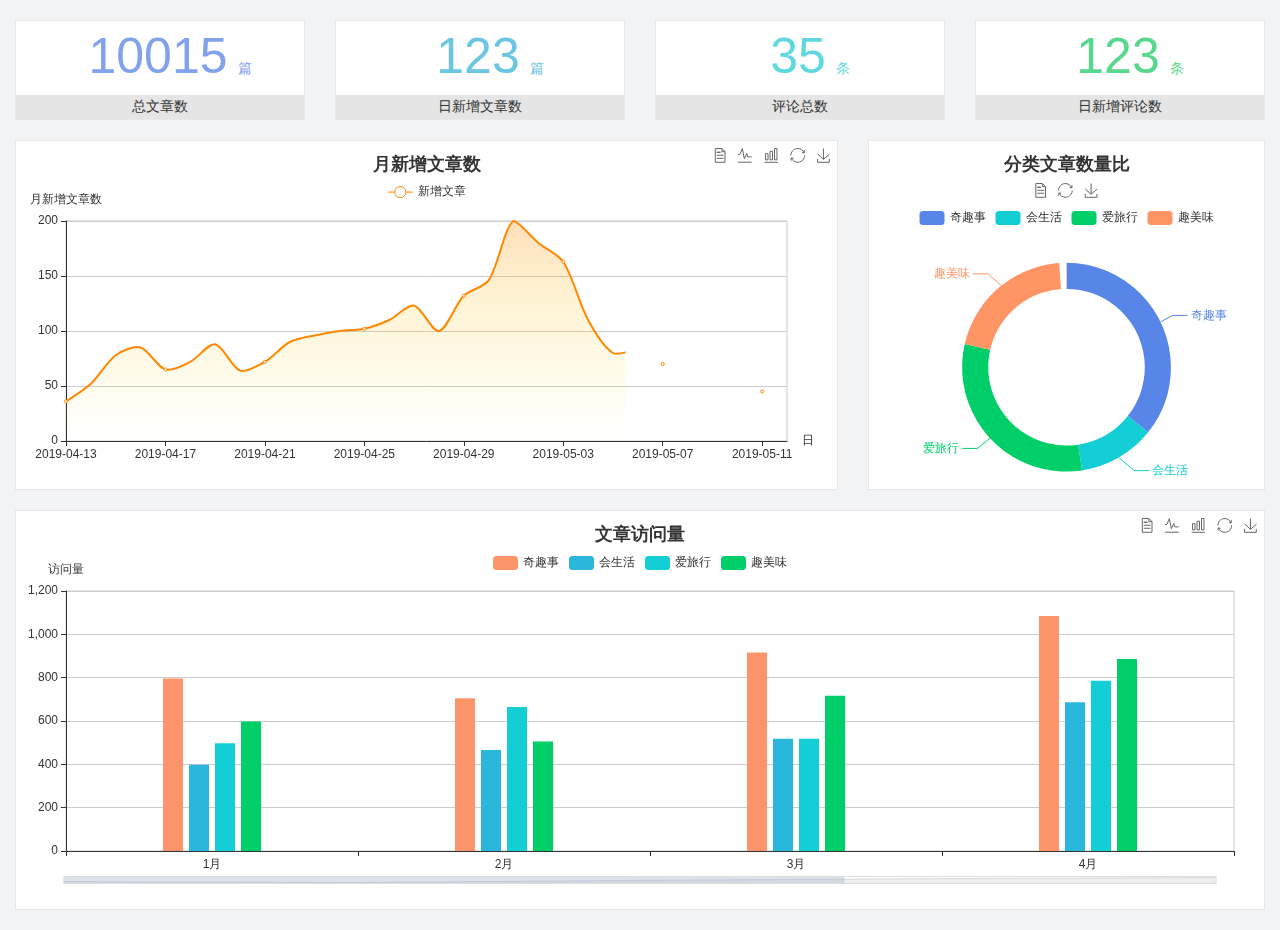
<file: home/dashboard.html>
<!DOCTYPE html>
<html lang="en">

<head>
  <meta charset="UTF-8">
  <meta name="viewport" content="width=device-width, initial-scale=1.0">
  <meta http-equiv="X-UA-Compatible" content="ie=edge">
  <title>图表统计</title>
  <link rel="stylesheet" href="../../assets/lib/bootstrap.css" />
  <link rel="stylesheet" href="../../assets/lib/main.css" />
  <script src="../../assets/lib/jquery.js"></script>
  <script type="text/javascript" src="../../assets/lib/echarts.min.js"></script>
</head>

<body>
  <div class="container-fluid">
    <div class="row spannel_list">
      <div class="col-sm-3 col-xs-6">
        <div class="spannel">
          <em>10015</em><span>篇</span>
          <b>总文章数</b>
        </div>
      </div>
      <div class="col-sm-3 col-xs-6">
        <div class="spannel scolor01">
          <em>123</em><span>篇</span>
          <b>日新增文章数</b>
        </div>
      </div>
      <div class="col-sm-3 col-xs-6">
        <div class="spannel scolor02">
          <em>35</em><span>条</span>
          <b>评论总数</b>
        </div>
      </div>
      <div class="col-sm-3 col-xs-6">
        <div class="spannel scolor03">
          <em>123</em><span>条</span>
          <b>日新增评论数</b>
        </div>
      </div>
    </div>
  </div>

  <div class="container-fluid">
    <div class="row curve-pie">
      <div class="col-lg-8 col-md-8">
        <div class="gragh_pannel" id="curve_show"></div>
      </div>
      <div class="col-lg-4 col-md-4">
        <div class="gragh_pannel" id="pie_show"></div>
      </div>
    </div>
  </div>

  <div class="container-fluid">
    <div class="column_pannel" id="column_show"></div>
  </div>

  <script>
    var oChart = echarts.init(document.getElementById('curve_show'));
    var aList_all = [
      { 'count': 36, 'date': '2019-04-13' },
      { 'count': 52, 'date': '2019-04-14' },
      { 'count': 78, 'date': '2019-04-15' },
      { 'count': 85, 'date': '2019-04-16' },
      { 'count': 65, 'date': '2019-04-17' },
      { 'count': 72, 'date': '2019-04-18' },
      { 'count': 88, 'date': '2019-04-19' },
      { 'count': 64, 'date': '2019-04-20' },
      { 'count': 72, 'date': '2019-04-21' },
      { 'count': 90, 'date': '2019-04-22' },
      { 'count': 96, 'date': '2019-04-23' },
      { 'count': 100, 'date': '2019-04-24' },
      { 'count': 102, 'date': '2019-04-25' },
      { 'count': 110, 'date': '2019-04-26' },
      { 'count': 123, 'date': '2019-04-27' },
      { 'count': 100, 'date': '2019-04-28' },
      { 'count': 132, 'date': '2019-04-29' },
      { 'count': 146, 'date': '2019-04-30' },
      { 'count': 200, 'date': '2019-05-01' },
      { 'count': 180, 'date': '2019-05-02' },
      { 'count': 163, 'date': '2019-05-03' },
      { 'count': 110, 'date': '2019-05-04' },
      { 'count': 80, 'date': '2019-05-05' },
      { 'count': 82, 'date': '2019-05-06' },
      { 'count': 70, 'date': '2019-05-07' },
      { 'count': 65, 'date': '2019-05-08' },
      { 'count': 54, 'date': '2019-05-09' },
      { 'count': 40, 'date': '2019-05-10' },
      { 'count': 45, 'date': '2019-05-11' },
      { 'count': 38, 'date': '2019-05-12' },
    ];

    let aCount = [];
    let aDate = [];

    for (var i = 0; i < aList_all.length; i++) {
      aCount.push(aList_all[i].count);
      aDate.push(aList_all[i].date);
    }

    var chartopt = {
      title: {
        text: '月新增文章数',
        left: 'center',
        top: '10'
      },
      tooltip: {
        trigger: 'axis'
      },
      legend: {
        data: ['新增文章'],
        top: '40'
      },
      toolbox: {
        show: true,
        feature: {
          mark: { show: true },
          dataView: { show: true, readOnly: false },
          magicType: { show: true, type: ['line', 'bar'] },
          restore: { show: true },
          saveAsImage: { show: true }
        }
      },
      calculable: true,
      xAxis: [
        {
          name: '日',
          type: 'category',
          boundaryGap: false,
          data: aDate
        }
      ],
      yAxis: [
        {
          name: '月新增文章数',
          type: 'value'
        }
      ],
      series: [
        {
          name: '新增文章',
          type: 'line',
          smooth: true,
          itemStyle: { normal: { areaStyle: { type: 'default' }, color: '#f80' }, lineStyle: { color: '#f80' } },
          data: aCount
        }],
      areaStyle: {
        normal: {
          color: new echarts.graphic.LinearGradient(0, 0, 0, 1, [{
            offset: 0,
            color: 'rgba(255,136,0,0.39)'
          }, {
            offset: .34,
            color: 'rgba(255,180,0,0.25)'
          }, {
            offset: 1,
            color: 'rgba(255,222,0,0.00)'
          }])

        }
      },
      grid: {
        show: true,
        x: 50,
        x2: 50,
        y: 80,
        height: 220
      }
    };

    oChart.setOption(chartopt);


    var oPie = echarts.init(document.getElementById('pie_show'));
    var oPieopt =
    {
      title: {
        top: 10,
        text: '分类文章数量比',
        x: 'center'
      },
      tooltip: {
        trigger: 'item',
        formatter: "{a} <br/>{b} : {c} ({d}%)"
      },
      color: ['#5885e8', '#13cfd5', '#00ce68', '#ff9565'],
      legend: {
        x: 'center',
        top: 65,
        data: ['奇趣事', '会生活', '爱旅行', '趣美味']
      },
      toolbox: {
        show: true,
        x: 'center',
        top: 35,
        feature: {
          mark: { show: true },
          dataView: { show: true, readOnly: false },
          magicType: {
            show: true,
            type: ['pie', 'funnel'],
            option: {
              funnel: {
                x: '25%',
                width: '50%',
                funnelAlign: 'left',
                max: 1548
              }
            }
          },
          restore: { show: true },
          saveAsImage: { show: true }
        }
      },
      calculable: true,
      series: [
        {
          name: '访问来源',
          type: 'pie',
          radius: ['45%', '60%'],
          center: ['50%', '65%'],
          data: [
            { value: 300, name: '奇趣事' },
            { value: 100, name: '会生活' },
            { value: 260, name: '爱旅行' },
            { value: 180, name: '趣美味' }
          ]
        }
      ]
    };
    oPie.setOption(oPieopt);



    var oColumn = this.echarts.init(document.getElementById('column_show'));
    var oColumnopt =
    {
      title: {
        text: '文章访问量',
        left: 'center',
        top: '10'
      },
      tooltip: {
        trigger: 'axis'
      },
      legend: {
        data: ['奇趣事', '会生活', '爱旅行', '趣美味'],
        top: '40'
      },
      toolbox: {
        show: true,
        feature: {
          mark: { show: true },
          dataView: { show: true, readOnly: false },
          magicType: { show: true, type: ['line', 'bar'] },
          restore: { show: true },
          saveAsImage: { show: true }
        }
      },
      calculable: true,
      xAxis: [
        {
          type: 'category',
          data: ['1月', '2月', '3月', '4月', '5月']
        }
      ],
      yAxis: [
        {
          name: '访问量',
          type: 'value'
        }
      ],
      series: [
        {
          name: '奇趣事',
          type: 'bar',
          barWidth: 20,
          itemStyle: {
            normal: { areaStyle: { type: 'default' }, color: '#fd956a' }
          },
          data: [800, 708, 920, 1090, 1200]
        },
        {
          name: '会生活',
          type: 'bar',
          barWidth: 20,
          itemStyle: {
            normal: { areaStyle: { type: 'default' }, color: '#2bb6db' }
          },
          data: [400, 468, 520, 690, 800]
        },
        {
          name: '爱旅行',
          type: 'bar',
          barWidth: 20,
          itemStyle: {
            normal: { areaStyle: { type: 'default' }, color: '#13cfd5' }
          },
          data: [500, 668, 520, 790, 900]
        },
        {
          name: '趣美味',
          type: 'bar',
          barWidth: 20,
          itemStyle: {
            normal: { areaStyle: { type: 'default' }, color: '#00ce68' }
          },
          data: [600, 508, 720, 890, 1000]
        }
      ],
      grid: {
        show: true,
        x: 50,
        x2: 30,
        y: 80,
        height: 260
      },
      dataZoom: [//给x轴设置滚动条
        {
          start: 0,//默认为0
          end: 100 - 1000 / 31,//默认为100
          type: 'slider',
          show: true,
          xAxisIndex: [0],
          handleSize: 0,//滑动条的 左右2个滑动条的大小
          height: 8,//组件高度
          left: 45, //左边的距离
          right: 50,//右边的距离
          bottom: 26,//右边的距离
          handleColor: '#ddd',//h滑动图标的颜色
          handleStyle: {
            borderColor: "#cacaca",
            borderWidth: "1",
            shadowBlur: 2,
            background: "#ddd",
            shadowColor: "#ddd",
          }
        }]
    };
    oColumn.setOption(oColumnopt);
  </script>
</body>

</html>
</file>
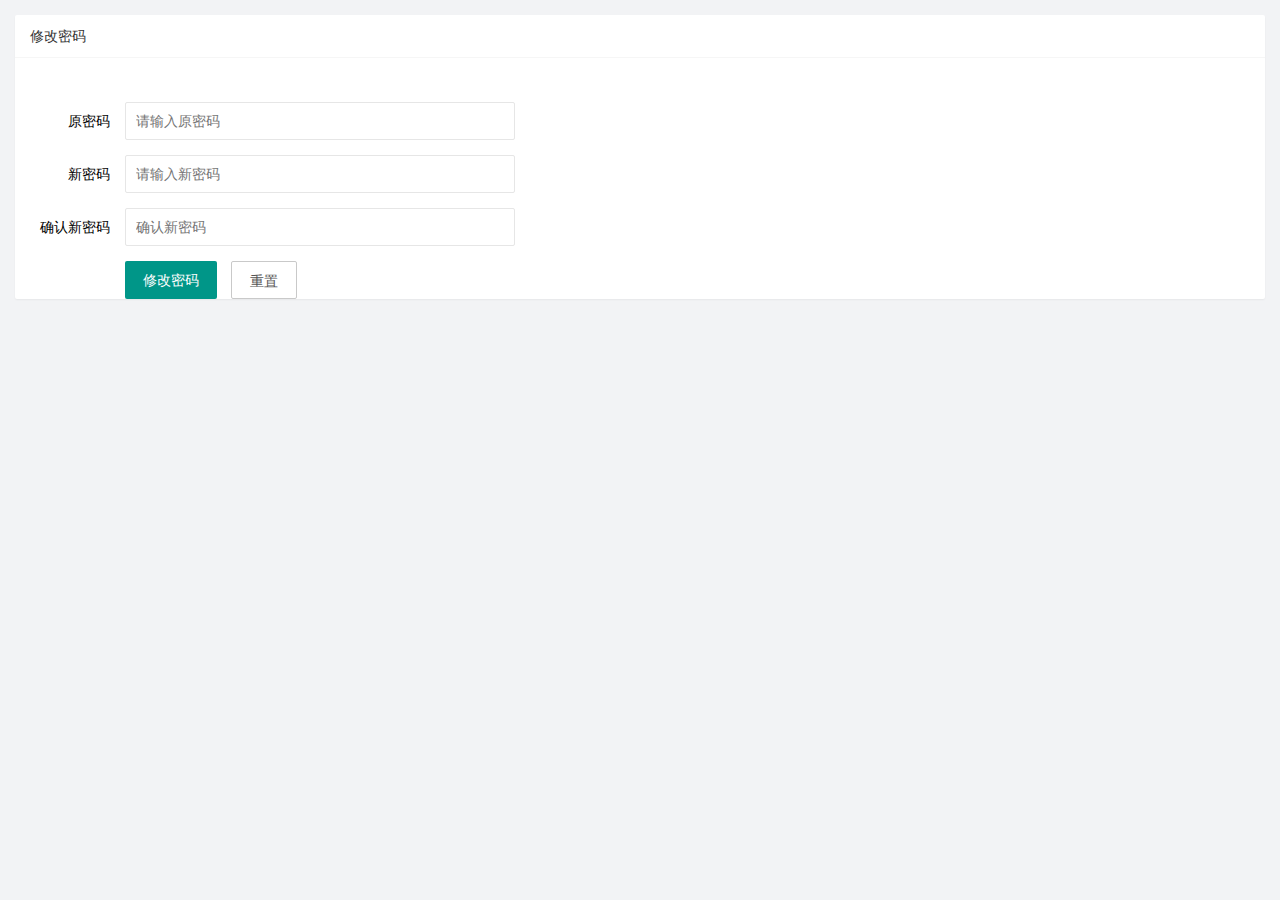
<file: user/resetPassword.html>
<!DOCTYPE html>
<html lang="en">

<head>
    <meta charset="UTF-8">
    <meta http-equiv="X-UA-Compatible" content="IE=edge">
    <meta name="viewport" content="width=device-width, initial-scale=1.0">
    <title>Document</title>

    <link rel="stylesheet" href="/assets/lib/layui/css/layui.css">
    <link rel="stylesheet" href="/assets/css/user_password.css">
</head>

<body>

    <!-- 卡片区 -->
    <div class="layui-card">
        <div class="layui-card-header">修改密码</div>
        <div class="layui-card-body">
            <br>
        </div>
        <form class="layui-form">
            <div class="layui-form-item">
                <label class="layui-form-label">原密码</label>
                <div class="layui-input-block">
                    <input type="password" name="oldPwd" required lay-verify="required|pwd" placeholder="请输入原密码" autocomplete="off" class="layui-input">
                </div>
            </div>
            <div class="layui-form-item">
                <label class="layui-form-label">新密码</label>
                <div class="layui-input-block">
                    <input type="password" name="newPwd" required lay-verify="required|pwd|samePwd" placeholder="请输入新密码" autocomplete="off" class="layui-input">
                </div>
            </div>
            <div class="layui-form-item">
                <label class="layui-form-label">确认新密码</label>
                <div class="layui-input-block">
                    <input type="password" name="rePwd" required lay-verify="required|pwd|sameNewPwd" placeholder="确认新密码" autocomplete="off" class="layui-input">
                </div>
            </div>
            <div class="layui-form-item">
                <div class="layui-input-block">
                    <button class="layui-btn" lay-submit lay-filter="formDemo">修改密码</button>
                    <button type="reset" class="layui-btn layui-btn-primary">重置</button>
                </div>
            </div>
        </form>

    </div>

</body>
<script src="/assets/lib/layui/layui.all.js"></script>
<!-- 导入JQ -->
<script src="/assets/lib/jquery.js"></script>
<script src="/assets/js/baseAPI.js"></script>
<script src="/assets/js/user_password.js"></script>

</html>
</file>
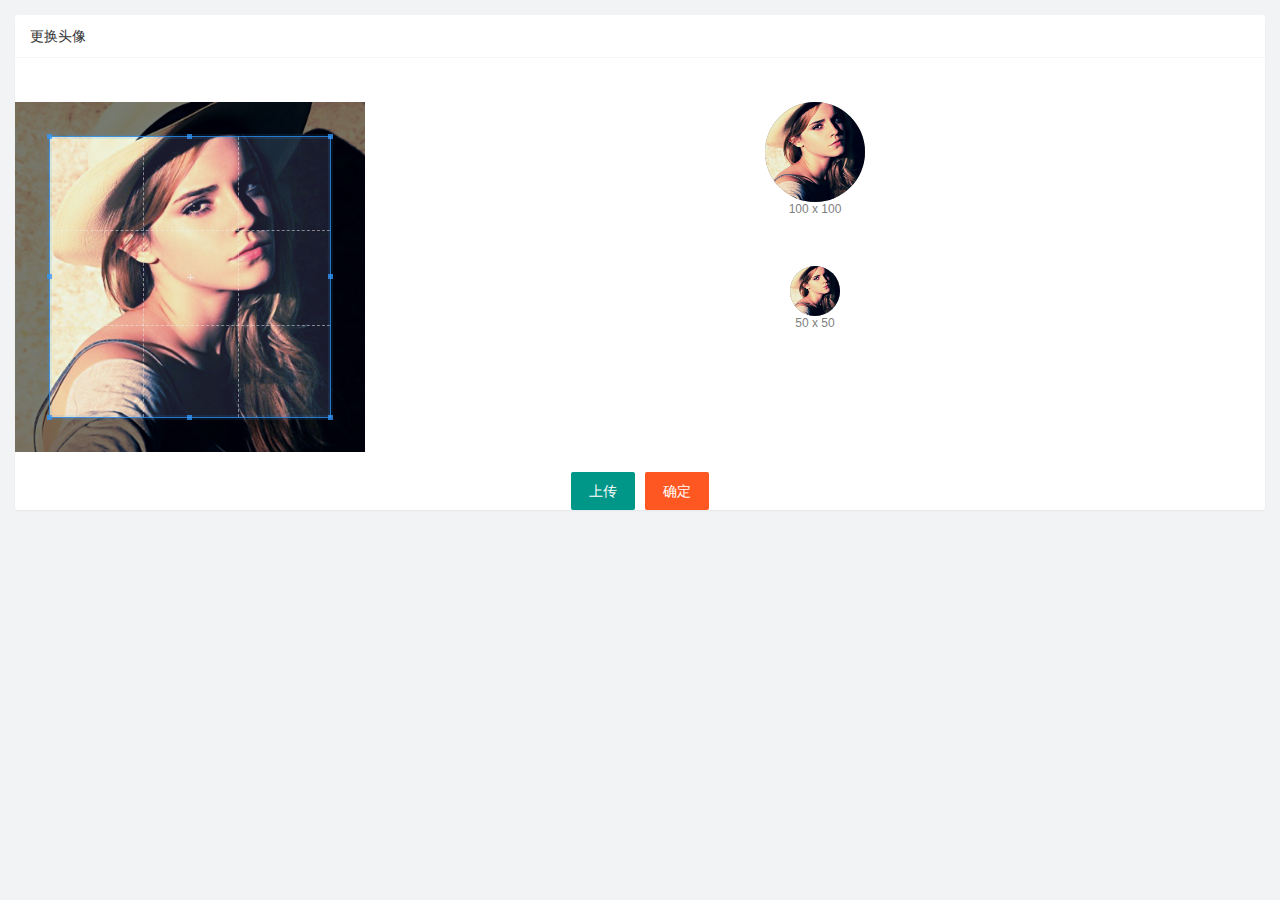
<file: user/user_avatar.html>
<!DOCTYPE html>
<html lang="en">

<head>
    <meta charset="UTF-8">
    <meta http-equiv="X-UA-Compatible" content="IE=edge">
    <meta name="viewport" content="width=device-width, initial-scale=1.0">
    <title>Document</title>
    <link rel="stylesheet" href="/assets/lib/layui/css/layui.css">
    <link rel="stylesheet" href="/assets/lib/cropper/cropper.css">


    <link rel="stylesheet" href="/assets/css/user_avatar.css">
</head>

<body>
    <!-- 卡片区域 -->
    <div class="layui-card">
        <div class="layui-card-header">更换头像</div>
        <div class="layui-card-body">
            <br>
        </div>

        <!-- 第一行的图片裁剪和预览区域 -->
        <div class="row1">
            <!-- 图片裁剪区域 -->
            <div class="cropper-box">
                <!-- 这个 img 标签很重要，将来会把它初始化为裁剪区域 -->
                <img id="image" src="/assets/images/sample.jpg" />
            </div>
            <!-- 图片的预览区域 -->
            <div class="preview-box">
                <div>
                    <!-- 宽高为 100px 的预览区域 -->
                    <div class="img-preview w100"></div>
                    <p class="size">100 x 100</p>
                </div>
                <div>
                    <!-- 宽高为 50px 的预览区域 -->
                    <div class="img-preview w50"></div>
                    <p class="size">50 x 50</p>
                </div>
            </div>
        </div>
        <!-- 第二行的按钮区域 -->
        <div class="row2">
            <!-- 文件选择框 -->
            <!-- 通过  accpet 属性 可以指定，允许用户选择什么类型的文件 -->
            <input type="file" id="file" accept="image/*">
            <!-- png  和  jpeg 类型的文件 -->

            <button type="button" class="layui-btn" id="btnChooseImage">上传</button>

            <button type="button" class="layui-btn layui-btn-danger" id="btnUpload">确定</button>
        </div>
    </div>

    <script src="/assets/lib/jquery.js"></script>
    <script src="/assets/lib/cropper/Cropper.js"></script>
    <script src="/assets/lib/cropper/jquery-cropper.js"></script>

    <script src="/assets/js/baseAPI.js"></script>
    <script src="/assets/js/user_avatar.js"></script>
</body>

</html>
</file>
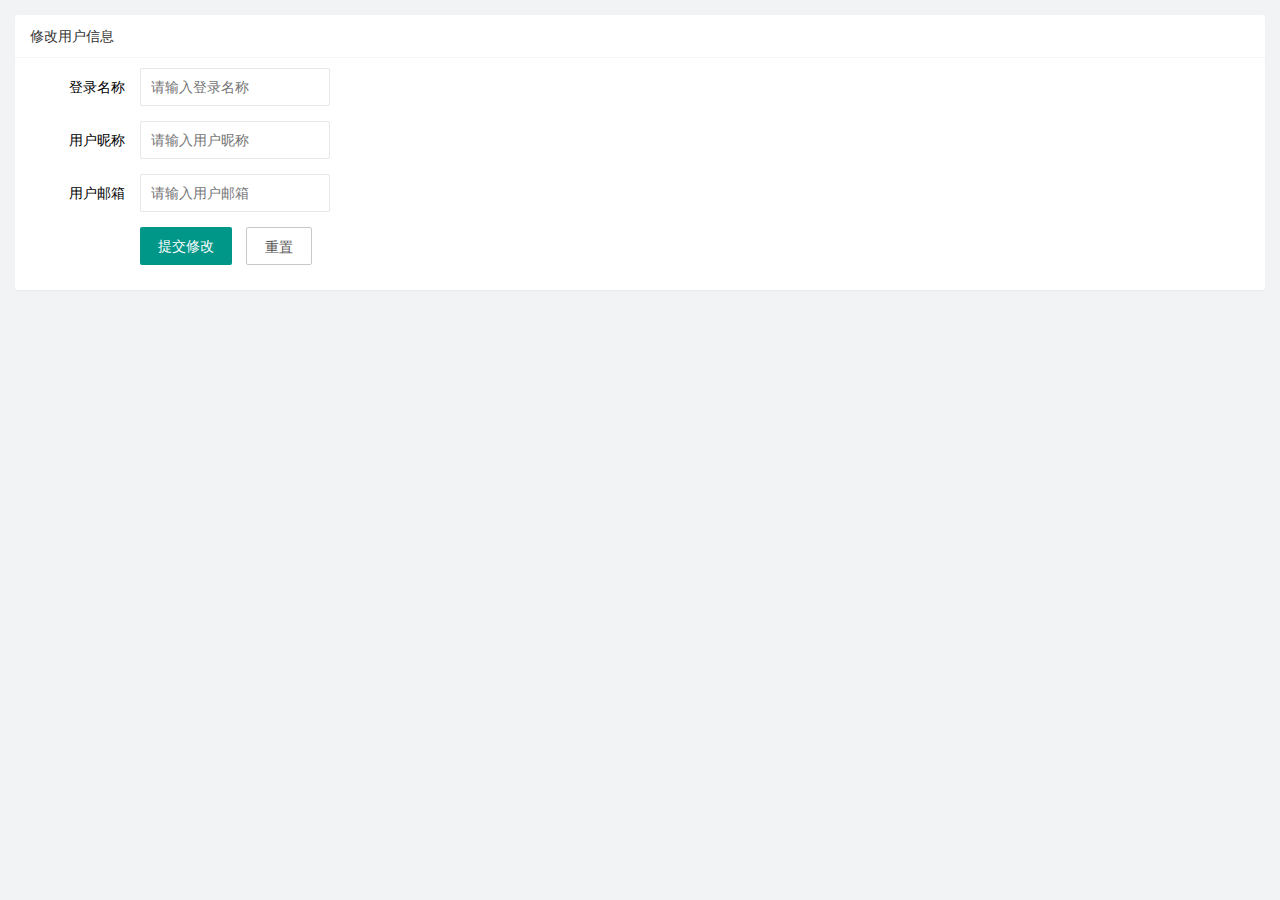
<file: user/user_info.html>
<!DOCTYPE html>
<html lang="en">

<head>
    <meta charset="UTF-8">
    <meta http-equiv="X-UA-Compatible" content="IE=edge">
    <meta name="viewport" content="width=device-width, initial-scale=1.0">
    <title>Document</title>
    <link rel="stylesheet" href="/assets/lib/layui/css/layui.css">



    <!-- 导入自己的样式 -->
    <link rel="stylesheet" href="/assets/css/uset_info.css">



</head>

<body>
    <div class="layui-card">
        <div class="layui-card-header">修改用户信息</div>
        <div class="layui-card-body">
            <!-- 卡片式面板面板通常用于非白色背景色的主体内<br> 从而映衬出边框投影 -->
            <form class="layui-form" lay-filter="formUserInfo">

                <!-- ！！！！ input 隐藏域 
                隐藏域 不可见
                -->
                <input type="hidden" name="id" value="" />

                <div class="layui-form-item">
                    <label class="layui-form-label">登录名称</label>
                    <div class="layui-input-inline">
                        <input type="text" id="uname1" name="username" required lay-verify="required" placeholder="请输入登录名称" autocomplete="off" class="layui-input">
                        <!-- input  readonly 属性 使这个input 只读 -->
                    </div>
                </div>
                <div class="layui-form-item">
                    <label class="layui-form-label">用户昵称</label>
                    <div class="layui-input-inline">
                        <input type="text" name="nickname" required lay-verify="required|nickname" placeholder="请输入用户昵称" autocomplete="off" class="layui-input">
                    </div>
                </div>
                <div class="layui-form-item">
                    <label class="layui-form-label">用户邮箱</label>
                    <div class="layui-input-inline">
                        <input type="email" name="email" required lay-verify="required|email" placeholder="请输入用户邮箱" autocomplete="off" class="layui-input">
                    </div>
                </div>

                <div class="layui-form-item">
                    <div class="layui-input-block">
                        <button class="layui-btn" lay-submit lay-filter="formDemo">提交修改</button>
                        <button type="reset" class="layui-btn layui-btn-primary" id="btn-reset">重置</button>
                        <!-- 1!!!    type 为reset 的表单  会重置表单域里面的表单内容
                            可以利用 e.preventDefault()  阻止默认行为
                        -->
                    </div>
                </div>
            </form>
        </div>
    </div>
</body>

<!-- 导入layui的js -->
<script src="/assets/lib/layui/layui.all.js"></script>
<!-- 导入jQ -->

<script src="/assets/lib/jquery.js"></script>
<script src="/assets/js/baseAPI.js"></script>

<script src="/assets/js/user_info.js"></script>

</html>
</file>
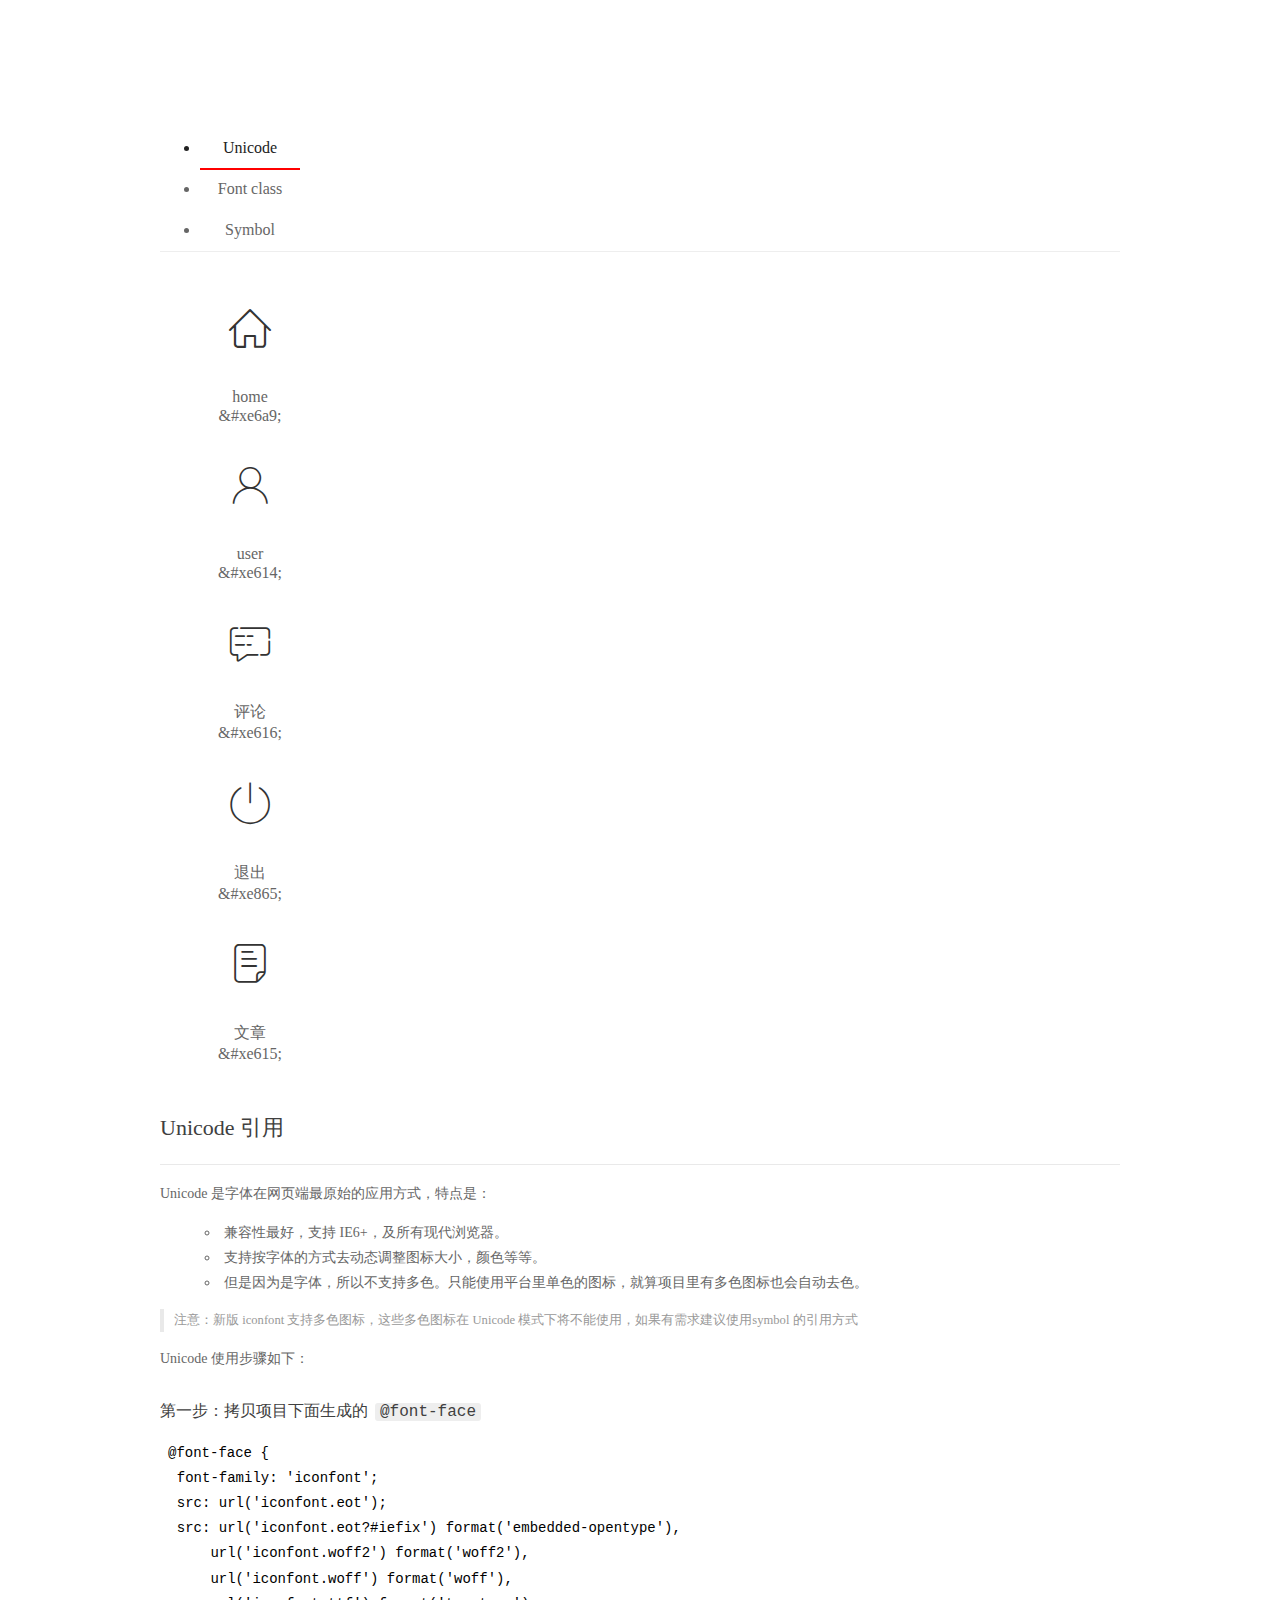
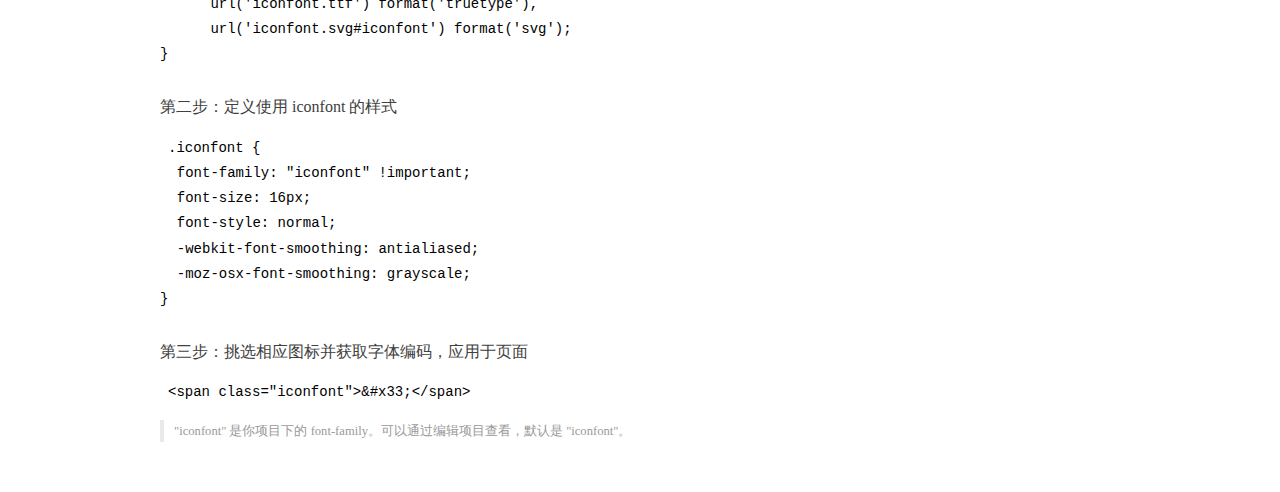
<file: assets/fonts/demo_index.html>
<!DOCTYPE html>
<html>
<head>
  <meta charset="utf-8"/>
  <title>IconFont Demo</title>
  <link rel="shortcut icon" href="https://gtms04.alicdn.com/tps/i4/TB1_oz6GVXXXXaFXpXXJDFnIXXX-64-64.ico" type="image/x-icon"/>
  <link rel="stylesheet" href="https://g.alicdn.com/thx/cube/1.3.2/cube.min.css">
  <link rel="stylesheet" href="demo.css">
  <link rel="stylesheet" href="iconfont.css">
  <script src="iconfont.js"></script>
  <!-- jQuery -->
  <script src="https://a1.alicdn.com/oss/uploads/2018/12/26/7bfddb60-08e8-11e9-9b04-53e73bb6408b.js"></script>
  <!-- 代码高亮 -->
  <script src="https://a1.alicdn.com/oss/uploads/2018/12/26/a3f714d0-08e6-11e9-8a15-ebf944d7534c.js"></script>
</head>
<body>
  <div class="main">
    <h1 class="logo"><a href="https://www.iconfont.cn/" title="iconfont 首页" target="_blank">&#xe86b;</a></h1>
    <div class="nav-tabs">
      <ul id="tabs" class="dib-box">
        <li class="dib active"><span>Unicode</span></li>
        <li class="dib"><span>Font class</span></li>
        <li class="dib"><span>Symbol</span></li>
      </ul>
      
    </div>
    <div class="tab-container">
      <div class="content unicode" style="display: block;">
          <ul class="icon_lists dib-box">
          
            <li class="dib">
              <span class="icon iconfont">&#xe6a9;</span>
                <div class="name">home</div>
                <div class="code-name">&amp;#xe6a9;</div>
              </li>
          
            <li class="dib">
              <span class="icon iconfont">&#xe614;</span>
                <div class="name">user</div>
                <div class="code-name">&amp;#xe614;</div>
              </li>
          
            <li class="dib">
              <span class="icon iconfont">&#xe616;</span>
                <div class="name">评论</div>
                <div class="code-name">&amp;#xe616;</div>
              </li>
          
            <li class="dib">
              <span class="icon iconfont">&#xe865;</span>
                <div class="name">退出</div>
                <div class="code-name">&amp;#xe865;</div>
              </li>
          
            <li class="dib">
              <span class="icon iconfont">&#xe615;</span>
                <div class="name">文章</div>
                <div class="code-name">&amp;#xe615;</div>
              </li>
          
          </ul>
          <div class="article markdown">
          <h2 id="unicode-">Unicode 引用</h2>
          <hr>

          <p>Unicode 是字体在网页端最原始的应用方式，特点是：</p>
          <ul>
            <li>兼容性最好，支持 IE6+，及所有现代浏览器。</li>
            <li>支持按字体的方式去动态调整图标大小，颜色等等。</li>
            <li>但是因为是字体，所以不支持多色。只能使用平台里单色的图标，就算项目里有多色图标也会自动去色。</li>
          </ul>
          <blockquote>
            <p>注意：新版 iconfont 支持多色图标，这些多色图标在 Unicode 模式下将不能使用，如果有需求建议使用symbol 的引用方式</p>
          </blockquote>
          <p>Unicode 使用步骤如下：</p>
          <h3 id="-font-face">第一步：拷贝项目下面生成的 <code>@font-face</code></h3>
<pre><code class="language-css"
>@font-face {
  font-family: 'iconfont';
  src: url('iconfont.eot');
  src: url('iconfont.eot?#iefix') format('embedded-opentype'),
      url('iconfont.woff2') format('woff2'),
      url('iconfont.woff') format('woff'),
      url('iconfont.ttf') format('truetype'),
      url('iconfont.svg#iconfont') format('svg');
}
</code></pre>
          <h3 id="-iconfont-">第二步：定义使用 iconfont 的样式</h3>
<pre><code class="language-css"
>.iconfont {
  font-family: "iconfont" !important;
  font-size: 16px;
  font-style: normal;
  -webkit-font-smoothing: antialiased;
  -moz-osx-font-smoothing: grayscale;
}
</code></pre>
          <h3 id="-">第三步：挑选相应图标并获取字体编码，应用于页面</h3>
<pre>
<code class="language-html"
>&lt;span class="iconfont"&gt;&amp;#x33;&lt;/span&gt;
</code></pre>
          <blockquote>
            <p>"iconfont" 是你项目下的 font-family。可以通过编辑项目查看，默认是 "iconfont"。</p>
          </blockquote>
          </div>
      </div>
      <div class="content font-class">
        <ul class="icon_lists dib-box">
          
          <li class="dib">
            <span class="icon iconfont icon-home"></span>
            <div class="name">
              home
            </div>
            <div class="code-name">.icon-home
            </div>
          </li>
          
          <li class="dib">
            <span class="icon iconfont icon-user"></span>
            <div class="name">
              user
            </div>
            <div class="code-name">.icon-user
            </div>
          </li>
          
          <li class="dib">
            <span class="icon iconfont icon-pinglun"></span>
            <div class="name">
              评论
            </div>
            <div class="code-name">.icon-pinglun
            </div>
          </li>
          
          <li class="dib">
            <span class="icon iconfont icon-tuichu"></span>
            <div class="name">
              退出
            </div>
            <div class="code-name">.icon-tuichu
            </div>
          </li>
          
          <li class="dib">
            <span class="icon iconfont icon-16"></span>
            <div class="name">
              文章
            </div>
            <div class="code-name">.icon-16
            </div>
          </li>
          
        </ul>
        <div class="article markdown">
        <h2 id="font-class-">font-class 引用</h2>
        <hr>

        <p>font-class 是 Unicode 使用方式的一种变种，主要是解决 Unicode 书写不直观，语意不明确的问题。</p>
        <p>与 Unicode 使用方式相比，具有如下特点：</p>
        <ul>
          <li>兼容性良好，支持 IE8+，及所有现代浏览器。</li>
          <li>相比于 Unicode 语意明确，书写更直观。可以很容易分辨这个 icon 是什么。</li>
          <li>因为使用 class 来定义图标，所以当要替换图标时，只需要修改 class 里面的 Unicode 引用。</li>
          <li>不过因为本质上还是使用的字体，所以多色图标还是不支持的。</li>
        </ul>
        <p>使用步骤如下：</p>
        <h3 id="-fontclass-">第一步：引入项目下面生成的 fontclass 代码：</h3>
<pre><code class="language-html">&lt;link rel="stylesheet" href="./iconfont.css"&gt;
</code></pre>
        <h3 id="-">第二步：挑选相应图标并获取类名，应用于页面：</h3>
<pre><code class="language-html">&lt;span class="iconfont icon-xxx"&gt;&lt;/span&gt;
</code></pre>
        <blockquote>
          <p>"
            iconfont" 是你项目下的 font-family。可以通过编辑项目查看，默认是 "iconfont"。</p>
        </blockquote>
      </div>
      </div>
      <div class="content symbol">
          <ul class="icon_lists dib-box">
          
            <li class="dib">
                <svg class="icon svg-icon" aria-hidden="true">
                  <use xlink:href="#icon-home"></use>
                </svg>
                <div class="name">home</div>
                <div class="code-name">#icon-home</div>
            </li>
          
            <li class="dib">
                <svg class="icon svg-icon" aria-hidden="true">
                  <use xlink:href="#icon-user"></use>
                </svg>
                <div class="name">user</div>
                <div class="code-name">#icon-user</div>
            </li>
          
            <li class="dib">
                <svg class="icon svg-icon" aria-hidden="true">
                  <use xlink:href="#icon-pinglun"></use>
                </svg>
                <div class="name">评论</div>
                <div class="code-name">#icon-pinglun</div>
            </li>
          
            <li class="dib">
                <svg class="icon svg-icon" aria-hidden="true">
                  <use xlink:href="#icon-tuichu"></use>
                </svg>
                <div class="name">退出</div>
                <div class="code-name">#icon-tuichu</div>
            </li>
          
            <li class="dib">
                <svg class="icon svg-icon" aria-hidden="true">
                  <use xlink:href="#icon-16"></use>
                </svg>
                <div class="name">文章</div>
                <div class="code-name">#icon-16</div>
            </li>
          
          </ul>
          <div class="article markdown">
          <h2 id="symbol-">Symbol 引用</h2>
          <hr>

          <p>这是一种全新的使用方式，应该说这才是未来的主流，也是平台目前推荐的用法。相关介绍可以参考这篇<a href="">文章</a>
            这种用法其实是做了一个 SVG 的集合，与另外两种相比具有如下特点：</p>
          <ul>
            <li>支持多色图标了，不再受单色限制。</li>
            <li>通过一些技巧，支持像字体那样，通过 <code>font-size</code>, <code>color</code> 来调整样式。</li>
            <li>兼容性较差，支持 IE9+，及现代浏览器。</li>
            <li>浏览器渲染 SVG 的性能一般，还不如 png。</li>
          </ul>
          <p>使用步骤如下：</p>
          <h3 id="-symbol-">第一步：引入项目下面生成的 symbol 代码：</h3>
<pre><code class="language-html">&lt;script src="./iconfont.js"&gt;&lt;/script&gt;
</code></pre>
          <h3 id="-css-">第二步：加入通用 CSS 代码（引入一次就行）：</h3>
<pre><code class="language-html">&lt;style&gt;
.icon {
  width: 1em;
  height: 1em;
  vertical-align: -0.15em;
  fill: currentColor;
  overflow: hidden;
}
&lt;/style&gt;
</code></pre>
          <h3 id="-">第三步：挑选相应图标并获取类名，应用于页面：</h3>
<pre><code class="language-html">&lt;svg class="icon" aria-hidden="true"&gt;
  &lt;use xlink:href="#icon-xxx"&gt;&lt;/use&gt;
&lt;/svg&gt;
</code></pre>
          </div>
      </div>

    </div>
  </div>
  <script>
  $(document).ready(function () {
      $('.tab-container .content:first').show()

      $('#tabs li').click(function (e) {
        var tabContent = $('.tab-container .content')
        var index = $(this).index()

        if ($(this).hasClass('active')) {
          return
        } else {
          $('#tabs li').removeClass('active')
          $(this).addClass('active')

          tabContent.hide().eq(index).fadeIn()
        }
      })
    })
  </script>
</body>
</html>
</file>
<file: assets/css/login.css>
html,
body {
    padding: 0;
    margin: 0;
    height: 100%;
    width: 100%;
    background: url('/assets/images/6.jpg') no-repeat center;
    background-size: cover;
}

.loginAndRegBox {
    width: 400px;
    height: 310px;
    background: #fff;
    position: absolute;
    left: 50%;
    top: 50%;
    transform: translate(-50%, -50%);
}

.title_box {
    position: relative;
    height: 60px;
    width: 100%;
    /* 注意 在使用live server 的时候  路径设置十分重要 */
    background: url('/assets/images/login_title.png') no-repeat center;
    background-size: none;
}

.login_box #login {
    display: block;
    position: absolute;
    font-weight: 600;
    right: 10%;
    margin-top: 15px;
}

.reg_box #reg {
    display: block;
    position: absolute;
    right: 10%;
    font-weight: 600;
    margin-top: 15px;
}

.login_box {
    position: relative;
    padding: 30px;
}

.reg_box {
    position: relative;
    padding: 10px 20px 10px 20px;
    display: none;
}

.layui-form-item {
    position: relative;
}

.layui-form-item .layui-icon {
    position: absolute;
    top: 10px;
    left: 10px;
}

.layui-input {
    padding-left: 30px !important;
}
</file>
<file: assets/lib/layui/css/layui.css>
/** layui-v2.5.5 MIT License By https://www.layui.com */
 .layui-inline,img{display:inline-block;vertical-align:middle}h1,h2,h3,h4,h5,h6{font-weight:400}.layui-edge,.layui-header,.layui-inline,.layui-main{position:relative}.layui-body,.layui-edge,.layui-elip{overflow:hidden}.layui-btn,.layui-edge,.layui-inline,img{vertical-align:middle}.layui-btn,.layui-disabled,.layui-icon,.layui-unselect{-moz-user-select:none;-webkit-user-select:none;-ms-user-select:none}.layui-elip,.layui-form-checkbox span,.layui-form-pane .layui-form-label{text-overflow:ellipsis;white-space:nowrap}.layui-breadcrumb,.layui-tree-btnGroup{visibility:hidden}blockquote,body,button,dd,div,dl,dt,form,h1,h2,h3,h4,h5,h6,input,li,ol,p,pre,td,textarea,th,ul{margin:0;padding:0;-webkit-tap-highlight-color:rgba(0,0,0,0)}a:active,a:hover{outline:0}img{border:none}li{list-style:none}table{border-collapse:collapse;border-spacing:0}h4,h5,h6{font-size:100%}button,input,optgroup,option,select,textarea{font-family:inherit;font-size:inherit;font-style:inherit;font-weight:inherit;outline:0}pre{white-space:pre-wrap;white-space:-moz-pre-wrap;white-space:-pre-wrap;white-space:-o-pre-wrap;word-wrap:break-word}body{line-height:24px;font:14px Helvetica Neue,Helvetica,PingFang SC,Tahoma,Arial,sans-serif}hr{height:1px;margin:10px 0;border:0;clear:both}a{color:#333;text-decoration:none}a:hover{color:#777}a cite{font-style:normal;*cursor:pointer}.layui-border-box,.layui-border-box *{box-sizing:border-box}.layui-box,.layui-box *{box-sizing:content-box}.layui-clear{clear:both;*zoom:1}.layui-clear:after{content:'\20';clear:both;*zoom:1;display:block;height:0}.layui-inline{*display:inline;*zoom:1}.layui-edge{display:inline-block;width:0;height:0;border-width:6px;border-style:dashed;border-color:transparent}.layui-edge-top{top:-4px;border-bottom-color:#999;border-bottom-style:solid}.layui-edge-right{border-left-color:#999;border-left-style:solid}.layui-edge-bottom{top:2px;border-top-color:#999;border-top-style:solid}.layui-edge-left{border-right-color:#999;border-right-style:solid}.layui-disabled,.layui-disabled:hover{color:#d2d2d2!important;cursor:not-allowed!important}.layui-circle{border-radius:100%}.layui-show{display:block!important}.layui-hide{display:none!important}@font-face{font-family:layui-icon;src:url(../font/iconfont.eot?v=250);src:url(../font/iconfont.eot?v=250#iefix) format('embedded-opentype'),url(../font/iconfont.woff2?v=250) format('woff2'),url(../font/iconfont.woff?v=250) format('woff'),url(../font/iconfont.ttf?v=250) format('truetype'),url(../font/iconfont.svg?v=250#layui-icon) format('svg')}.layui-icon{font-family:layui-icon!important;font-size:16px;font-style:normal;-webkit-font-smoothing:antialiased;-moz-osx-font-smoothing:grayscale}.layui-icon-reply-fill:before{content:"\e611"}.layui-icon-set-fill:before{content:"\e614"}.layui-icon-menu-fill:before{content:"\e60f"}.layui-icon-search:before{content:"\e615"}.layui-icon-share:before{content:"\e641"}.layui-icon-set-sm:before{content:"\e620"}.layui-icon-engine:before{content:"\e628"}.layui-icon-close:before{content:"\1006"}.layui-icon-close-fill:before{content:"\1007"}.layui-icon-chart-screen:before{content:"\e629"}.layui-icon-star:before{content:"\e600"}.layui-icon-circle-dot:before{content:"\e617"}.layui-icon-chat:before{content:"\e606"}.layui-icon-release:before{content:"\e609"}.layui-icon-list:before{content:"\e60a"}.layui-icon-chart:before{content:"\e62c"}.layui-icon-ok-circle:before{content:"\1005"}.layui-icon-layim-theme:before{content:"\e61b"}.layui-icon-table:before{content:"\e62d"}.layui-icon-right:before{content:"\e602"}.layui-icon-left:before{content:"\e603"}.layui-icon-cart-simple:before{content:"\e698"}.layui-icon-face-cry:before{content:"\e69c"}.layui-icon-face-smile:before{content:"\e6af"}.layui-icon-survey:before{content:"\e6b2"}.layui-icon-tree:before{content:"\e62e"}.layui-icon-upload-circle:before{content:"\e62f"}.layui-icon-add-circle:before{content:"\e61f"}.layui-icon-download-circle:before{content:"\e601"}.layui-icon-templeate-1:before{content:"\e630"}.layui-icon-util:before{content:"\e631"}.layui-icon-face-surprised:before{content:"\e664"}.layui-icon-edit:before{content:"\e642"}.layui-icon-speaker:before{content:"\e645"}.layui-icon-down:before{content:"\e61a"}.layui-icon-file:before{content:"\e621"}.layui-icon-layouts:before{content:"\e632"}.layui-icon-rate-half:before{content:"\e6c9"}.layui-icon-add-circle-fine:before{content:"\e608"}.layui-icon-prev-circle:before{content:"\e633"}.layui-icon-read:before{content:"\e705"}.layui-icon-404:before{content:"\e61c"}.layui-icon-carousel:before{content:"\e634"}.layui-icon-help:before{content:"\e607"}.layui-icon-code-circle:before{content:"\e635"}.layui-icon-water:before{content:"\e636"}.layui-icon-username:before{content:"\e66f"}.layui-icon-find-fill:before{content:"\e670"}.layui-icon-about:before{content:"\e60b"}.layui-icon-location:before{content:"\e715"}.layui-icon-up:before{content:"\e619"}.layui-icon-pause:before{content:"\e651"}.layui-icon-date:before{content:"\e637"}.layui-icon-layim-uploadfile:before{content:"\e61d"}.layui-icon-delete:before{content:"\e640"}.layui-icon-play:before{content:"\e652"}.layui-icon-top:before{content:"\e604"}.layui-icon-friends:before{content:"\e612"}.layui-icon-refresh-3:before{content:"\e9aa"}.layui-icon-ok:before{content:"\e605"}.layui-icon-layer:before{content:"\e638"}.layui-icon-face-smile-fine:before{content:"\e60c"}.layui-icon-dollar:before{content:"\e659"}.layui-icon-group:before{content:"\e613"}.layui-icon-layim-download:before{content:"\e61e"}.layui-icon-picture-fine:before{content:"\e60d"}.layui-icon-link:before{content:"\e64c"}.layui-icon-diamond:before{content:"\e735"}.layui-icon-log:before{content:"\e60e"}.layui-icon-rate-solid:before{content:"\e67a"}.layui-icon-fonts-del:before{content:"\e64f"}.layui-icon-unlink:before{content:"\e64d"}.layui-icon-fonts-clear:before{content:"\e639"}.layui-icon-triangle-r:before{content:"\e623"}.layui-icon-circle:before{content:"\e63f"}.layui-icon-radio:before{content:"\e643"}.layui-icon-align-center:before{content:"\e647"}.layui-icon-align-right:before{content:"\e648"}.layui-icon-align-left:before{content:"\e649"}.layui-icon-loading-1:before{content:"\e63e"}.layui-icon-return:before{content:"\e65c"}.layui-icon-fonts-strong:before{content:"\e62b"}.layui-icon-upload:before{content:"\e67c"}.layui-icon-dialogue:before{content:"\e63a"}.layui-icon-video:before{content:"\e6ed"}.layui-icon-headset:before{content:"\e6fc"}.layui-icon-cellphone-fine:before{content:"\e63b"}.layui-icon-add-1:before{content:"\e654"}.layui-icon-face-smile-b:before{content:"\e650"}.layui-icon-fonts-html:before{content:"\e64b"}.layui-icon-form:before{content:"\e63c"}.layui-icon-cart:before{content:"\e657"}.layui-icon-camera-fill:before{content:"\e65d"}.layui-icon-tabs:before{content:"\e62a"}.layui-icon-fonts-code:before{content:"\e64e"}.layui-icon-fire:before{content:"\e756"}.layui-icon-set:before{content:"\e716"}.layui-icon-fonts-u:before{content:"\e646"}.layui-icon-triangle-d:before{content:"\e625"}.layui-icon-tips:before{content:"\e702"}.layui-icon-picture:before{content:"\e64a"}.layui-icon-more-vertical:before{content:"\e671"}.layui-icon-flag:before{content:"\e66c"}.layui-icon-loading:before{content:"\e63d"}.layui-icon-fonts-i:before{content:"\e644"}.layui-icon-refresh-1:before{content:"\e666"}.layui-icon-rmb:before{content:"\e65e"}.layui-icon-home:before{content:"\e68e"}.layui-icon-user:before{content:"\e770"}.layui-icon-notice:before{content:"\e667"}.layui-icon-login-weibo:before{content:"\e675"}.layui-icon-voice:before{content:"\e688"}.layui-icon-upload-drag:before{content:"\e681"}.layui-icon-login-qq:before{content:"\e676"}.layui-icon-snowflake:before{content:"\e6b1"}.layui-icon-file-b:before{content:"\e655"}.layui-icon-template:before{content:"\e663"}.layui-icon-auz:before{content:"\e672"}.layui-icon-console:before{content:"\e665"}.layui-icon-app:before{content:"\e653"}.layui-icon-prev:before{content:"\e65a"}.layui-icon-website:before{content:"\e7ae"}.layui-icon-next:before{content:"\e65b"}.layui-icon-component:before{content:"\e857"}.layui-icon-more:before{content:"\e65f"}.layui-icon-login-wechat:before{content:"\e677"}.layui-icon-shrink-right:before{content:"\e668"}.layui-icon-spread-left:before{content:"\e66b"}.layui-icon-camera:before{content:"\e660"}.layui-icon-note:before{content:"\e66e"}.layui-icon-refresh:before{content:"\e669"}.layui-icon-female:before{content:"\e661"}.layui-icon-male:before{content:"\e662"}.layui-icon-password:before{content:"\e673"}.layui-icon-senior:before{content:"\e674"}.layui-icon-theme:before{content:"\e66a"}.layui-icon-tread:before{content:"\e6c5"}.layui-icon-praise:before{content:"\e6c6"}.layui-icon-star-fill:before{content:"\e658"}.layui-icon-rate:before{content:"\e67b"}.layui-icon-template-1:before{content:"\e656"}.layui-icon-vercode:before{content:"\e679"}.layui-icon-cellphone:before{content:"\e678"}.layui-icon-screen-full:before{content:"\e622"}.layui-icon-screen-restore:before{content:"\e758"}.layui-icon-cols:before{content:"\e610"}.layui-icon-export:before{content:"\e67d"}.layui-icon-print:before{content:"\e66d"}.layui-icon-slider:before{content:"\e714"}.layui-icon-addition:before{content:"\e624"}.layui-icon-subtraction:before{content:"\e67e"}.layui-icon-service:before{content:"\e626"}.layui-icon-transfer:before{content:"\e691"}.layui-main{width:1140px;margin:0 auto}.layui-header{z-index:1000;height:60px}.layui-header a:hover{transition:all .5s;-webkit-transition:all .5s}.layui-side{position:fixed;left:0;top:0;bottom:0;z-index:999;width:200px;overflow-x:hidden}.layui-side-scroll{position:relative;width:220px;height:100%;overflow-x:hidden}.layui-body{position:absolute;left:200px;right:0;top:0;bottom:0;z-index:998;width:auto;overflow-y:auto;box-sizing:border-box}.layui-layout-body{overflow:hidden}.layui-layout-admin .layui-header{background-color:#23262E}.layui-layout-admin .layui-side{top:60px;width:200px;overflow-x:hidden}.layui-layout-admin .layui-body{position:fixed;top:60px;bottom:44px}.layui-layout-admin .layui-main{width:auto;margin:0 15px}.layui-layout-admin .layui-footer{position:fixed;left:200px;right:0;bottom:0;height:44px;line-height:44px;padding:0 15px;background-color:#eee}.layui-layout-admin .layui-logo{position:absolute;left:0;top:0;width:200px;height:100%;line-height:60px;text-align:center;color:#009688;font-size:16px}.layui-layout-admin .layui-header .layui-nav{background:0 0}.layui-layout-left{position:absolute!important;left:200px;top:0}.layui-layout-right{position:absolute!important;right:0;top:0}.layui-container{position:relative;margin:0 auto;padding:0 15px;box-sizing:border-box}.layui-fluid{position:relative;margin:0 auto;padding:0 15px}.layui-row:after,.layui-row:before{content:'';display:block;clear:both}.layui-col-lg1,.layui-col-lg10,.layui-col-lg11,.layui-col-lg12,.layui-col-lg2,.layui-col-lg3,.layui-col-lg4,.layui-col-lg5,.layui-col-lg6,.layui-col-lg7,.layui-col-lg8,.layui-col-lg9,.layui-col-md1,.layui-col-md10,.layui-col-md11,.layui-col-md12,.layui-col-md2,.layui-col-md3,.layui-col-md4,.layui-col-md5,.layui-col-md6,.layui-col-md7,.layui-col-md8,.layui-col-md9,.layui-col-sm1,.layui-col-sm10,.layui-col-sm11,.layui-col-sm12,.layui-col-sm2,.layui-col-sm3,.layui-col-sm4,.layui-col-sm5,.layui-col-sm6,.layui-col-sm7,.layui-col-sm8,.layui-col-sm9,.layui-col-xs1,.layui-col-xs10,.layui-col-xs11,.layui-col-xs12,.layui-col-xs2,.layui-col-xs3,.layui-col-xs4,.layui-col-xs5,.layui-col-xs6,.layui-col-xs7,.layui-col-xs8,.layui-col-xs9{position:relative;display:block;box-sizing:border-box}.layui-col-xs1,.layui-col-xs10,.layui-col-xs11,.layui-col-xs12,.layui-col-xs2,.layui-col-xs3,.layui-col-xs4,.layui-col-xs5,.layui-col-xs6,.layui-col-xs7,.layui-col-xs8,.layui-col-xs9{float:left}.layui-col-xs1{width:8.33333333%}.layui-col-xs2{width:16.66666667%}.layui-col-xs3{width:25%}.layui-col-xs4{width:33.33333333%}.layui-col-xs5{width:41.66666667%}.layui-col-xs6{width:50%}.layui-col-xs7{width:58.33333333%}.layui-col-xs8{width:66.66666667%}.layui-col-xs9{width:75%}.layui-col-xs10{width:83.33333333%}.layui-col-xs11{width:91.66666667%}.layui-col-xs12{width:100%}.layui-col-xs-offset1{margin-left:8.33333333%}.layui-col-xs-offset2{margin-left:16.66666667%}.layui-col-xs-offset3{margin-left:25%}.layui-col-xs-offset4{margin-left:33.33333333%}.layui-col-xs-offset5{margin-left:41.66666667%}.layui-col-xs-offset6{margin-left:50%}.layui-col-xs-offset7{margin-left:58.33333333%}.layui-col-xs-offset8{margin-left:66.66666667%}.layui-col-xs-offset9{margin-left:75%}.layui-col-xs-offset10{margin-left:83.33333333%}.layui-col-xs-offset11{margin-left:91.66666667%}.layui-col-xs-offset12{margin-left:100%}@media screen and (max-width:768px){.layui-hide-xs{display:none!important}.layui-show-xs-block{display:block!important}.layui-show-xs-inline{display:inline!important}.layui-show-xs-inline-block{display:inline-block!important}}@media screen and (min-width:768px){.layui-container{width:750px}.layui-hide-sm{display:none!important}.layui-show-sm-block{display:block!important}.layui-show-sm-inline{display:inline!important}.layui-show-sm-inline-block{display:inline-block!important}.layui-col-sm1,.layui-col-sm10,.layui-col-sm11,.layui-col-sm12,.layui-col-sm2,.layui-col-sm3,.layui-col-sm4,.layui-col-sm5,.layui-col-sm6,.layui-col-sm7,.layui-col-sm8,.layui-col-sm9{float:left}.layui-col-sm1{width:8.33333333%}.layui-col-sm2{width:16.66666667%}.layui-col-sm3{width:25%}.layui-col-sm4{width:33.33333333%}.layui-col-sm5{width:41.66666667%}.layui-col-sm6{width:50%}.layui-col-sm7{width:58.33333333%}.layui-col-sm8{width:66.66666667%}.layui-col-sm9{width:75%}.layui-col-sm10{width:83.33333333%}.layui-col-sm11{width:91.66666667%}.layui-col-sm12{width:100%}.layui-col-sm-offset1{margin-left:8.33333333%}.layui-col-sm-offset2{margin-left:16.66666667%}.layui-col-sm-offset3{margin-left:25%}.layui-col-sm-offset4{margin-left:33.33333333%}.layui-col-sm-offset5{margin-left:41.66666667%}.layui-col-sm-offset6{margin-left:50%}.layui-col-sm-offset7{margin-left:58.33333333%}.layui-col-sm-offset8{margin-left:66.66666667%}.layui-col-sm-offset9{margin-left:75%}.layui-col-sm-offset10{margin-left:83.33333333%}.layui-col-sm-offset11{margin-left:91.66666667%}.layui-col-sm-offset12{margin-left:100%}}@media screen and (min-width:992px){.layui-container{width:970px}.layui-hide-md{display:none!important}.layui-show-md-block{display:block!important}.layui-show-md-inline{display:inline!important}.layui-show-md-inline-block{display:inline-block!important}.layui-col-md1,.layui-col-md10,.layui-col-md11,.layui-col-md12,.layui-col-md2,.layui-col-md3,.layui-col-md4,.layui-col-md5,.layui-col-md6,.layui-col-md7,.layui-col-md8,.layui-col-md9{float:left}.layui-col-md1{width:8.33333333%}.layui-col-md2{width:16.66666667%}.layui-col-md3{width:25%}.layui-col-md4{width:33.33333333%}.layui-col-md5{width:41.66666667%}.layui-col-md6{width:50%}.layui-col-md7{width:58.33333333%}.layui-col-md8{width:66.66666667%}.layui-col-md9{width:75%}.layui-col-md10{width:83.33333333%}.layui-col-md11{width:91.66666667%}.layui-col-md12{width:100%}.layui-col-md-offset1{margin-left:8.33333333%}.layui-col-md-offset2{margin-left:16.66666667%}.layui-col-md-offset3{margin-left:25%}.layui-col-md-offset4{margin-left:33.33333333%}.layui-col-md-offset5{margin-left:41.66666667%}.layui-col-md-offset6{margin-left:50%}.layui-col-md-offset7{margin-left:58.33333333%}.layui-col-md-offset8{margin-left:66.66666667%}.layui-col-md-offset9{margin-left:75%}.layui-col-md-offset10{margin-left:83.33333333%}.layui-col-md-offset11{margin-left:91.66666667%}.layui-col-md-offset12{margin-left:100%}}@media screen and (min-width:1200px){.layui-container{width:1170px}.layui-hide-lg{display:none!important}.layui-show-lg-block{display:block!important}.layui-show-lg-inline{display:inline!important}.layui-show-lg-inline-block{display:inline-block!important}.layui-col-lg1,.layui-col-lg10,.layui-col-lg11,.layui-col-lg12,.layui-col-lg2,.layui-col-lg3,.layui-col-lg4,.layui-col-lg5,.layui-col-lg6,.layui-col-lg7,.layui-col-lg8,.layui-col-lg9{float:left}.layui-col-lg1{width:8.33333333%}.layui-col-lg2{width:16.66666667%}.layui-col-lg3{width:25%}.layui-col-lg4{width:33.33333333%}.layui-col-lg5{width:41.66666667%}.layui-col-lg6{width:50%}.layui-col-lg7{width:58.33333333%}.layui-col-lg8{width:66.66666667%}.layui-col-lg9{width:75%}.layui-col-lg10{width:83.33333333%}.layui-col-lg11{width:91.66666667%}.layui-col-lg12{width:100%}.layui-col-lg-offset1{margin-left:8.33333333%}.layui-col-lg-offset2{margin-left:16.66666667%}.layui-col-lg-offset3{margin-left:25%}.layui-col-lg-offset4{margin-left:33.33333333%}.layui-col-lg-offset5{margin-left:41.66666667%}.layui-col-lg-offset6{margin-left:50%}.layui-col-lg-offset7{margin-left:58.33333333%}.layui-col-lg-offset8{margin-left:66.66666667%}.layui-col-lg-offset9{margin-left:75%}.layui-col-lg-offset10{margin-left:83.33333333%}.layui-col-lg-offset11{margin-left:91.66666667%}.layui-col-lg-offset12{margin-left:100%}}.layui-col-space1{margin:-.5px}.layui-col-space1>*{padding:.5px}.layui-col-space3{margin:-1.5px}.layui-col-space3>*{padding:1.5px}.layui-col-space5{margin:-2.5px}.layui-col-space5>*{padding:2.5px}.layui-col-space8{margin:-3.5px}.layui-col-space8>*{padding:3.5px}.layui-col-space10{margin:-5px}.layui-col-space10>*{padding:5px}.layui-col-space12{margin:-6px}.layui-col-space12>*{padding:6px}.layui-col-space15{margin:-7.5px}.layui-col-space15>*{padding:7.5px}.layui-col-space18{margin:-9px}.layui-col-space18>*{padding:9px}.layui-col-space20{margin:-10px}.layui-col-space20>*{padding:10px}.layui-col-space22{margin:-11px}.layui-col-space22>*{padding:11px}.layui-col-space25{margin:-12.5px}.layui-col-space25>*{padding:12.5px}.layui-col-space30{margin:-15px}.layui-col-space30>*{padding:15px}.layui-btn,.layui-input,.layui-select,.layui-textarea,.layui-upload-button{outline:0;-webkit-appearance:none;transition:all .3s;-webkit-transition:all .3s;box-sizing:border-box}.layui-elem-quote{margin-bottom:10px;padding:15px;line-height:22px;border-left:5px solid #009688;border-radius:0 2px 2px 0;background-color:#f2f2f2}.layui-quote-nm{border-style:solid;border-width:1px 1px 1px 5px;background:0 0}.layui-elem-field{margin-bottom:10px;padding:0;border-width:1px;border-style:solid}.layui-elem-field legend{margin-left:20px;padding:0 10px;font-size:20px;font-weight:300}.layui-field-title{margin:10px 0 20px;border-width:1px 0 0}.layui-field-box{padding:10px 15px}.layui-field-title .layui-field-box{padding:10px 0}.layui-progress{position:relative;height:6px;border-radius:20px;background-color:#e2e2e2}.layui-progress-bar{position:absolute;left:0;top:0;width:0;max-width:100%;height:6px;border-radius:20px;text-align:right;background-color:#5FB878;transition:all .3s;-webkit-transition:all .3s}.layui-progress-big,.layui-progress-big .layui-progress-bar{height:18px;line-height:18px}.layui-progress-text{position:relative;top:-20px;line-height:18px;font-size:12px;color:#666}.layui-progress-big .layui-progress-text{position:static;padding:0 10px;color:#fff}.layui-collapse{border-width:1px;border-style:solid;border-radius:2px}.layui-colla-content,.layui-colla-item{border-top-width:1px;border-top-style:solid}.layui-colla-item:first-child{border-top:none}.layui-colla-title{position:relative;height:42px;line-height:42px;padding:0 15px 0 35px;color:#333;background-color:#f2f2f2;cursor:pointer;font-size:14px;overflow:hidden}.layui-colla-content{display:none;padding:10px 15px;line-height:22px;color:#666}.layui-colla-icon{position:absolute;left:15px;top:0;font-size:14px}.layui-card{margin-bottom:15px;border-radius:2px;background-color:#fff;box-shadow:0 1px 2px 0 rgba(0,0,0,.05)}.layui-card:last-child{margin-bottom:0}.layui-card-header{position:relative;height:42px;line-height:42px;padding:0 15px;border-bottom:1px solid #f6f6f6;color:#333;border-radius:2px 2px 0 0;font-size:14px}.layui-bg-black,.layui-bg-blue,.layui-bg-cyan,.layui-bg-green,.layui-bg-orange,.layui-bg-red{color:#fff!important}.layui-card-body{position:relative;padding:10px 15px;line-height:24px}.layui-card-body[pad15]{padding:15px}.layui-card-body[pad20]{padding:20px}.layui-card-body .layui-table{margin:5px 0}.layui-card .layui-tab{margin:0}.layui-panel-window{position:relative;padding:15px;border-radius:0;border-top:5px solid #E6E6E6;background-color:#fff}.layui-auxiliar-moving{position:fixed;left:0;right:0;top:0;bottom:0;width:100%;height:100%;background:0 0;z-index:9999999999}.layui-form-label,.layui-form-mid,.layui-form-select,.layui-input-block,.layui-input-inline,.layui-textarea{position:relative}.layui-bg-red{background-color:#FF5722!important}.layui-bg-orange{background-color:#FFB800!important}.layui-bg-green{background-color:#009688!important}.layui-bg-cyan{background-color:#2F4056!important}.layui-bg-blue{background-color:#1E9FFF!important}.layui-bg-black{background-color:#393D49!important}.layui-bg-gray{background-color:#eee!important;color:#666!important}.layui-badge-rim,.layui-colla-content,.layui-colla-item,.layui-collapse,.layui-elem-field,.layui-form-pane .layui-form-item[pane],.layui-form-pane .layui-form-label,.layui-input,.layui-layedit,.layui-layedit-tool,.layui-quote-nm,.layui-select,.layui-tab-bar,.layui-tab-card,.layui-tab-title,.layui-tab-title .layui-this:after,.layui-textarea{border-color:#e6e6e6}.layui-timeline-item:before,hr{background-color:#e6e6e6}.layui-text{line-height:22px;font-size:14px;color:#666}.layui-text h1,.layui-text h2,.layui-text h3{font-weight:500;color:#333}.layui-text h1{font-size:30px}.layui-text h2{font-size:24px}.layui-text h3{font-size:18px}.layui-text a:not(.layui-btn){color:#01AAED}.layui-text a:not(.layui-btn):hover{text-decoration:underline}.layui-text ul{padding:5px 0 5px 15px}.layui-text ul li{margin-top:5px;list-style-type:disc}.layui-text em,.layui-word-aux{color:#999!important;padding:0 5px!important}.layui-btn{display:inline-block;height:38px;line-height:38px;padding:0 18px;background-color:#009688;color:#fff;white-space:nowrap;text-align:center;font-size:14px;border:none;border-radius:2px;cursor:pointer}.layui-btn:hover{opacity:.8;filter:alpha(opacity=80);color:#fff}.layui-btn:active{opacity:1;filter:alpha(opacity=100)}.layui-btn+.layui-btn{margin-left:10px}.layui-btn-container{font-size:0}.layui-btn-container .layui-btn{margin-right:10px;margin-bottom:10px}.layui-btn-container .layui-btn+.layui-btn{margin-left:0}.layui-table .layui-btn-container .layui-btn{margin-bottom:9px}.layui-btn-radius{border-radius:100px}.layui-btn .layui-icon{margin-right:3px;font-size:18px;vertical-align:bottom;vertical-align:middle\9}.layui-btn-primary{border:1px solid #C9C9C9;background-color:#fff;color:#555}.layui-btn-primary:hover{border-color:#009688;color:#333}.layui-btn-normal{background-color:#1E9FFF}.layui-btn-warm{background-color:#FFB800}.layui-btn-danger{background-color:#FF5722}.layui-btn-checked{background-color:#5FB878}.layui-btn-disabled,.layui-btn-disabled:active,.layui-btn-disabled:hover{border:1px solid #e6e6e6;background-color:#FBFBFB;color:#C9C9C9;cursor:not-allowed;opacity:1}.layui-btn-lg{height:44px;line-height:44px;padding:0 25px;font-size:16px}.layui-btn-sm{height:30px;line-height:30px;padding:0 10px;font-size:12px}.layui-btn-sm i{font-size:16px!important}.layui-btn-xs{height:22px;line-height:22px;padding:0 5px;font-size:12px}.layui-btn-xs i{font-size:14px!important}.layui-btn-group{display:inline-block;vertical-align:middle;font-size:0}.layui-btn-group .layui-btn{margin-left:0!important;margin-right:0!important;border-left:1px solid rgba(255,255,255,.5);border-radius:0}.layui-btn-group .layui-btn-primary{border-left:none}.layui-btn-group .layui-btn-primary:hover{border-color:#C9C9C9;color:#009688}.layui-btn-group .layui-btn:first-child{border-left:none;border-radius:2px 0 0 2px}.layui-btn-group .layui-btn-primary:first-child{border-left:1px solid #c9c9c9}.layui-btn-group .layui-btn:last-child{border-radius:0 2px 2px 0}.layui-btn-group .layui-btn+.layui-btn{margin-left:0}.layui-btn-group+.layui-btn-group{margin-left:10px}.layui-btn-fluid{width:100%}.layui-input,.layui-select,.layui-textarea{height:38px;line-height:1.3;line-height:38px\9;border-width:1px;border-style:solid;background-color:#fff;border-radius:2px}.layui-input::-webkit-input-placeholder,.layui-select::-webkit-input-placeholder,.layui-textarea::-webkit-input-placeholder{line-height:1.3}.layui-input,.layui-textarea{display:block;width:100%;padding-left:10px}.layui-input:hover,.layui-textarea:hover{border-color:#D2D2D2!important}.layui-input:focus,.layui-textarea:focus{border-color:#C9C9C9!important}.layui-textarea{min-height:100px;height:auto;line-height:20px;padding:6px 10px;resize:vertical}.layui-select{padding:0 10px}.layui-form input[type=checkbox],.layui-form input[type=radio],.layui-form select{display:none}.layui-form [lay-ignore]{display:initial}.layui-form-item{margin-bottom:15px;clear:both;*zoom:1}.layui-form-item:after{content:'\20';clear:both;*zoom:1;display:block;height:0}.layui-form-label{float:left;display:block;padding:9px 15px;width:80px;font-weight:400;line-height:20px;text-align:right}.layui-form-label-col{display:block;float:none;padding:9px 0;line-height:20px;text-align:left}.layui-form-item .layui-inline{margin-bottom:5px;margin-right:10px}.layui-input-block{margin-left:110px;min-height:36px}.layui-input-inline{display:inline-block;vertical-align:middle}.layui-form-item .layui-input-inline{float:left;width:190px;margin-right:10px}.layui-form-text .layui-input-inline{width:auto}.layui-form-mid{float:left;display:block;padding:9px 0!important;line-height:20px;margin-right:10px}.layui-form-danger+.layui-form-select .layui-input,.layui-form-danger:focus{border-color:#FF5722!important}.layui-form-select .layui-input{padding-right:30px;cursor:pointer}.layui-form-select .layui-edge{position:absolute;right:10px;top:50%;margin-top:-3px;cursor:pointer;border-width:6px;border-top-color:#c2c2c2;border-top-style:solid;transition:all .3s;-webkit-transition:all .3s}.layui-form-select dl{display:none;position:absolute;left:0;top:42px;padding:5px 0;z-index:899;min-width:100%;border:1px solid #d2d2d2;max-height:300px;overflow-y:auto;background-color:#fff;border-radius:2px;box-shadow:0 2px 4px rgba(0,0,0,.12);box-sizing:border-box}.layui-form-select dl dd,.layui-form-select dl dt{padding:0 10px;line-height:36px;white-space:nowrap;overflow:hidden;text-overflow:ellipsis}.layui-form-select dl dt{font-size:12px;color:#999}.layui-form-select dl dd{cursor:pointer}.layui-form-select dl dd:hover{background-color:#f2f2f2;-webkit-transition:.5s all;transition:.5s all}.layui-form-select .layui-select-group dd{padding-left:20px}.layui-form-select dl dd.layui-select-tips{padding-left:10px!important;color:#999}.layui-form-select dl dd.layui-this{background-color:#5FB878;color:#fff}.layui-form-checkbox,.layui-form-select dl dd.layui-disabled{background-color:#fff}.layui-form-selected dl{display:block}.layui-form-checkbox,.layui-form-checkbox *,.layui-form-switch{display:inline-block;vertical-align:middle}.layui-form-selected .layui-edge{margin-top:-9px;-webkit-transform:rotate(180deg);transform:rotate(180deg);margin-top:-3px\9}:root .layui-form-selected .layui-edge{margin-top:-9px\0/IE9}.layui-form-selectup dl{top:auto;bottom:42px}.layui-select-none{margin:5px 0;text-align:center;color:#999}.layui-select-disabled .layui-disabled{border-color:#eee!important}.layui-select-disabled .layui-edge{border-top-color:#d2d2d2}.layui-form-checkbox{position:relative;height:30px;line-height:30px;margin-right:10px;padding-right:30px;cursor:pointer;font-size:0;-webkit-transition:.1s linear;transition:.1s linear;box-sizing:border-box}.layui-form-checkbox span{padding:0 10px;height:100%;font-size:14px;border-radius:2px 0 0 2px;background-color:#d2d2d2;color:#fff;overflow:hidden}.layui-form-checkbox:hover span{background-color:#c2c2c2}.layui-form-checkbox i{position:absolute;right:0;top:0;width:30px;height:28px;border:1px solid #d2d2d2;border-left:none;border-radius:0 2px 2px 0;color:#fff;font-size:20px;text-align:center}.layui-form-checkbox:hover i{border-color:#c2c2c2;color:#c2c2c2}.layui-form-checked,.layui-form-checked:hover{border-color:#5FB878}.layui-form-checked span,.layui-form-checked:hover span{background-color:#5FB878}.layui-form-checked i,.layui-form-checked:hover i{color:#5FB878}.layui-form-item .layui-form-checkbox{margin-top:4px}.layui-form-checkbox[lay-skin=primary]{height:auto!important;line-height:normal!important;min-width:18px;min-height:18px;border:none!important;margin-right:0;padding-left:28px;padding-right:0;background:0 0}.layui-form-checkbox[lay-skin=primary] span{padding-left:0;padding-right:15px;line-height:18px;background:0 0;color:#666}.layui-form-checkbox[lay-skin=primary] i{right:auto;left:0;width:16px;height:16px;line-height:16px;border:1px solid #d2d2d2;font-size:12px;border-radius:2px;background-color:#fff;-webkit-transition:.1s linear;transition:.1s linear}.layui-form-checkbox[lay-skin=primary]:hover i{border-color:#5FB878;color:#fff}.layui-form-checked[lay-skin=primary] i{border-color:#5FB878!important;background-color:#5FB878;color:#fff}.layui-checkbox-disbaled[lay-skin=primary] span{background:0 0!important;color:#c2c2c2}.layui-checkbox-disbaled[lay-skin=primary]:hover i{border-color:#d2d2d2}.layui-form-item .layui-form-checkbox[lay-skin=primary]{margin-top:10px}.layui-form-switch{position:relative;height:22px;line-height:22px;min-width:35px;padding:0 5px;margin-top:8px;border:1px solid #d2d2d2;border-radius:20px;cursor:pointer;background-color:#fff;-webkit-transition:.1s linear;transition:.1s linear}.layui-form-switch i{position:absolute;left:5px;top:3px;width:16px;height:16px;border-radius:20px;background-color:#d2d2d2;-webkit-transition:.1s linear;transition:.1s linear}.layui-form-switch em{position:relative;top:0;width:25px;margin-left:21px;padding:0!important;text-align:center!important;color:#999!important;font-style:normal!important;font-size:12px}.layui-form-onswitch{border-color:#5FB878;background-color:#5FB878}.layui-checkbox-disbaled,.layui-checkbox-disbaled i{border-color:#e2e2e2!important}.layui-form-onswitch i{left:100%;margin-left:-21px;background-color:#fff}.layui-form-onswitch em{margin-left:5px;margin-right:21px;color:#fff!important}.layui-checkbox-disbaled span{background-color:#e2e2e2!important}.layui-checkbox-disbaled:hover i{color:#fff!important}[lay-radio]{display:none}.layui-form-radio,.layui-form-radio *{display:inline-block;vertical-align:middle}.layui-form-radio{line-height:28px;margin:6px 10px 0 0;padding-right:10px;cursor:pointer;font-size:0}.layui-form-radio *{font-size:14px}.layui-form-radio>i{margin-right:8px;font-size:22px;color:#c2c2c2}.layui-form-radio>i:hover,.layui-form-radioed>i{color:#5FB878}.layui-radio-disbaled>i{color:#e2e2e2!important}.layui-form-pane .layui-form-label{width:110px;padding:8px 15px;height:38px;line-height:20px;border-width:1px;border-style:solid;border-radius:2px 0 0 2px;text-align:center;background-color:#FBFBFB;overflow:hidden;box-sizing:border-box}.layui-form-pane .layui-input-inline{margin-left:-1px}.layui-form-pane .layui-input-block{margin-left:110px;left:-1px}.layui-form-pane .layui-input{border-radius:0 2px 2px 0}.layui-form-pane .layui-form-text .layui-form-label{float:none;width:100%;border-radius:2px;box-sizing:border-box;text-align:left}.layui-form-pane .layui-form-text .layui-input-inline{display:block;margin:0;top:-1px;clear:both}.layui-form-pane .layui-form-text .layui-input-block{margin:0;left:0;top:-1px}.layui-form-pane .layui-form-text .layui-textarea{min-height:100px;border-radius:0 0 2px 2px}.layui-form-pane .layui-form-checkbox{margin:4px 0 4px 10px}.layui-form-pane .layui-form-radio,.layui-form-pane .layui-form-switch{margin-top:6px;margin-left:10px}.layui-form-pane .layui-form-item[pane]{position:relative;border-width:1px;border-style:solid}.layui-form-pane .layui-form-item[pane] .layui-form-label{position:absolute;left:0;top:0;height:100%;border-width:0 1px 0 0}.layui-form-pane .layui-form-item[pane] .layui-input-inline{margin-left:110px}@media screen and (max-width:450px){.layui-form-item .layui-form-label{text-overflow:ellipsis;overflow:hidden;white-space:nowrap}.layui-form-item .layui-inline{display:block;margin-right:0;margin-bottom:20px;clear:both}.layui-form-item .layui-inline:after{content:'\20';clear:both;display:block;height:0}.layui-form-item .layui-input-inline{display:block;float:none;left:-3px;width:auto;margin:0 0 10px 112px}.layui-form-item .layui-input-inline+.layui-form-mid{margin-left:110px;top:-5px;padding:0}.layui-form-item .layui-form-checkbox{margin-right:5px;margin-bottom:5px}}.layui-layedit{border-width:1px;border-style:solid;border-radius:2px}.layui-layedit-tool{padding:3px 5px;border-bottom-width:1px;border-bottom-style:solid;font-size:0}.layedit-tool-fixed{position:fixed;top:0;border-top:1px solid #e2e2e2}.layui-layedit-tool .layedit-tool-mid,.layui-layedit-tool .layui-icon{display:inline-block;vertical-align:middle;text-align:center;font-size:14px}.layui-layedit-tool .layui-icon{position:relative;width:32px;height:30px;line-height:30px;margin:3px 5px;color:#777;cursor:pointer;border-radius:2px}.layui-layedit-tool .layui-icon:hover{color:#393D49}.layui-layedit-tool .layui-icon:active{color:#000}.layui-layedit-tool .layedit-tool-active{background-color:#e2e2e2;color:#000}.layui-layedit-tool .layui-disabled,.layui-layedit-tool .layui-disabled:hover{color:#d2d2d2;cursor:not-allowed}.layui-layedit-tool .layedit-tool-mid{width:1px;height:18px;margin:0 10px;background-color:#d2d2d2}.layedit-tool-html{width:50px!important;font-size:30px!important}.layedit-tool-b,.layedit-tool-code,.layedit-tool-help{font-size:16px!important}.layedit-tool-d,.layedit-tool-face,.layedit-tool-image,.layedit-tool-unlink{font-size:18px!important}.layedit-tool-image input{position:absolute;font-size:0;left:0;top:0;width:100%;height:100%;opacity:.01;filter:Alpha(opacity=1);cursor:pointer}.layui-layedit-iframe iframe{display:block;width:100%}#LAY_layedit_code{overflow:hidden}.layui-laypage{display:inline-block;*display:inline;*zoom:1;vertical-align:middle;margin:10px 0;font-size:0}.layui-laypage>a:first-child,.layui-laypage>a:first-child em{border-radius:2px 0 0 2px}.layui-laypage>a:last-child,.layui-laypage>a:last-child em{border-radius:0 2px 2px 0}.layui-laypage>:first-child{margin-left:0!important}.layui-laypage>:last-child{margin-right:0!important}.layui-laypage a,.layui-laypage button,.layui-laypage input,.layui-laypage select,.layui-laypage span{border:1px solid #e2e2e2}.layui-laypage a,.layui-laypage span{display:inline-block;*display:inline;*zoom:1;vertical-align:middle;padding:0 15px;height:28px;line-height:28px;margin:0 -1px 5px 0;background-color:#fff;color:#333;font-size:12px}.layui-flow-more a *,.layui-laypage input,.layui-table-view select[lay-ignore]{display:inline-block}.layui-laypage a:hover{color:#009688}.layui-laypage em{font-style:normal}.layui-laypage .layui-laypage-spr{color:#999;font-weight:700}.layui-laypage a{text-decoration:none}.layui-laypage .layui-laypage-curr{position:relative}.layui-laypage .layui-laypage-curr em{position:relative;color:#fff}.layui-laypage .layui-laypage-curr .layui-laypage-em{position:absolute;left:-1px;top:-1px;padding:1px;width:100%;height:100%;background-color:#009688}.layui-laypage-em{border-radius:2px}.layui-laypage-next em,.layui-laypage-prev em{font-family:Sim sun;font-size:16px}.layui-laypage .layui-laypage-count,.layui-laypage .layui-laypage-limits,.layui-laypage .layui-laypage-refresh,.layui-laypage .layui-laypage-skip{margin-left:10px;margin-right:10px;padding:0;border:none}.layui-laypage .layui-laypage-limits,.layui-laypage .layui-laypage-refresh{vertical-align:top}.layui-laypage .layui-laypage-refresh i{font-size:18px;cursor:pointer}.layui-laypage select{height:22px;padding:3px;border-radius:2px;cursor:pointer}.layui-laypage .layui-laypage-skip{height:30px;line-height:30px;color:#999}.layui-laypage button,.layui-laypage input{height:30px;line-height:30px;border-radius:2px;vertical-align:top;background-color:#fff;box-sizing:border-box}.layui-laypage input{width:40px;margin:0 10px;padding:0 3px;text-align:center}.layui-laypage input:focus,.layui-laypage select:focus{border-color:#009688!important}.layui-laypage button{margin-left:10px;padding:0 10px;cursor:pointer}.layui-table,.layui-table-view{margin:10px 0}.layui-flow-more{margin:10px 0;text-align:center;color:#999;font-size:14px}.layui-flow-more a{height:32px;line-height:32px}.layui-flow-more a *{vertical-align:top}.layui-flow-more a cite{padding:0 20px;border-radius:3px;background-color:#eee;color:#333;font-style:normal}.layui-flow-more a cite:hover{opacity:.8}.layui-flow-more a i{font-size:30px;color:#737383}.layui-table{width:100%;background-color:#fff;color:#666}.layui-table tr{transition:all .3s;-webkit-transition:all .3s}.layui-table th{text-align:left;font-weight:400}.layui-table tbody tr:hover,.layui-table thead tr,.layui-table-click,.layui-table-header,.layui-table-hover,.layui-table-mend,.layui-table-patch,.layui-table-tool,.layui-table-total,.layui-table-total tr,.layui-table[lay-even] tr:nth-child(even){background-color:#f2f2f2}.layui-table td,.layui-table th,.layui-table-col-set,.layui-table-fixed-r,.layui-table-grid-down,.layui-table-header,.layui-table-page,.layui-table-tips-main,.layui-table-tool,.layui-table-total,.layui-table-view,.layui-table[lay-skin=line],.layui-table[lay-skin=row]{border-width:1px;border-style:solid;border-color:#e6e6e6}.layui-table td,.layui-table th{position:relative;padding:9px 15px;min-height:20px;line-height:20px;font-size:14px}.layui-table[lay-skin=line] td,.layui-table[lay-skin=line] th{border-width:0 0 1px}.layui-table[lay-skin=row] td,.layui-table[lay-skin=row] th{border-width:0 1px 0 0}.layui-table[lay-skin=nob] td,.layui-table[lay-skin=nob] th{border:none}.layui-table img{max-width:100px}.layui-table[lay-size=lg] td,.layui-table[lay-size=lg] th{padding:15px 30px}.layui-table-view .layui-table[lay-size=lg] .layui-table-cell{height:40px;line-height:40px}.layui-table[lay-size=sm] td,.layui-table[lay-size=sm] th{font-size:12px;padding:5px 10px}.layui-table-view .layui-table[lay-size=sm] .layui-table-cell{height:20px;line-height:20px}.layui-table[lay-data]{display:none}.layui-table-box{position:relative;overflow:hidden}.layui-table-view .layui-table{position:relative;width:auto;margin:0}.layui-table-view .layui-table[lay-skin=line]{border-width:0 1px 0 0}.layui-table-view .layui-table[lay-skin=row]{border-width:0 0 1px}.layui-table-view .layui-table td,.layui-table-view .layui-table th{padding:5px 0;border-top:none;border-left:none}.layui-table-view .layui-table th.layui-unselect .layui-table-cell span{cursor:pointer}.layui-table-view .layui-table td{cursor:default}.layui-table-view .layui-table td[data-edit=text]{cursor:text}.layui-table-view .layui-form-checkbox[lay-skin=primary] i{width:18px;height:18px}.layui-table-view .layui-form-radio{line-height:0;padding:0}.layui-table-view .layui-form-radio>i{margin:0;font-size:20px}.layui-table-init{position:absolute;left:0;top:0;width:100%;height:100%;text-align:center;z-index:110}.layui-table-init .layui-icon{position:absolute;left:50%;top:50%;margin:-15px 0 0 -15px;font-size:30px;color:#c2c2c2}.layui-table-header{border-width:0 0 1px;overflow:hidden}.layui-table-header .layui-table{margin-bottom:-1px}.layui-table-tool .layui-inline[lay-event]{position:relative;width:26px;height:26px;padding:5px;line-height:16px;margin-right:10px;text-align:center;color:#333;border:1px solid #ccc;cursor:pointer;-webkit-transition:.5s all;transition:.5s all}.layui-table-tool .layui-inline[lay-event]:hover{border:1px solid #999}.layui-table-tool-temp{padding-right:120px}.layui-table-tool-self{position:absolute;right:17px;top:10px}.layui-table-tool .layui-table-tool-self .layui-inline[lay-event]{margin:0 0 0 10px}.layui-table-tool-panel{position:absolute;top:29px;left:-1px;padding:5px 0;min-width:150px;min-height:40px;border:1px solid #d2d2d2;text-align:left;overflow-y:auto;background-color:#fff;box-shadow:0 2px 4px rgba(0,0,0,.12)}.layui-table-cell,.layui-table-tool-panel li{overflow:hidden;text-overflow:ellipsis;white-space:nowrap}.layui-table-tool-panel li{padding:0 10px;line-height:30px;-webkit-transition:.5s all;transition:.5s all}.layui-table-tool-panel li .layui-form-checkbox[lay-skin=primary]{width:100%;padding-left:28px}.layui-table-tool-panel li:hover{background-color:#f2f2f2}.layui-table-tool-panel li .layui-form-checkbox[lay-skin=primary] i{position:absolute;left:0;top:0}.layui-table-tool-panel li .layui-form-checkbox[lay-skin=primary] span{padding:0}.layui-table-tool .layui-table-tool-self .layui-table-tool-panel{left:auto;right:-1px}.layui-table-col-set{position:absolute;right:0;top:0;width:20px;height:100%;border-width:0 0 0 1px;background-color:#fff}.layui-table-sort{width:10px;height:20px;margin-left:5px;cursor:pointer!important}.layui-table-sort .layui-edge{position:absolute;left:5px;border-width:5px}.layui-table-sort .layui-table-sort-asc{top:3px;border-top:none;border-bottom-style:solid;border-bottom-color:#b2b2b2}.layui-table-sort .layui-table-sort-asc:hover{border-bottom-color:#666}.layui-table-sort .layui-table-sort-desc{bottom:5px;border-bottom:none;border-top-style:solid;border-top-color:#b2b2b2}.layui-table-sort .layui-table-sort-desc:hover{border-top-color:#666}.layui-table-sort[lay-sort=asc] .layui-table-sort-asc{border-bottom-color:#000}.layui-table-sort[lay-sort=desc] .layui-table-sort-desc{border-top-color:#000}.layui-table-cell{height:28px;line-height:28px;padding:0 15px;position:relative;box-sizing:border-box}.layui-table-cell .layui-form-checkbox[lay-skin=primary]{top:-1px;padding:0}.layui-table-cell .layui-table-link{color:#01AAED}.laytable-cell-checkbox,.laytable-cell-numbers,.laytable-cell-radio,.laytable-cell-space{padding:0;text-align:center}.layui-table-body{position:relative;overflow:auto;margin-right:-1px;margin-bottom:-1px}.layui-table-body .layui-none{line-height:26px;padding:15px;text-align:center;color:#999}.layui-table-fixed{position:absolute;left:0;top:0;z-index:101}.layui-table-fixed .layui-table-body{overflow:hidden}.layui-table-fixed-l{box-shadow:0 -1px 8px rgba(0,0,0,.08)}.layui-table-fixed-r{left:auto;right:-1px;border-width:0 0 0 1px;box-shadow:-1px 0 8px rgba(0,0,0,.08)}.layui-table-fixed-r .layui-table-header{position:relative;overflow:visible}.layui-table-mend{position:absolute;right:-49px;top:0;height:100%;width:50px}.layui-table-tool{position:relative;z-index:890;width:100%;min-height:50px;line-height:30px;padding:10px 15px;border-width:0 0 1px}.layui-table-tool .layui-btn-container{margin-bottom:-10px}.layui-table-page,.layui-table-total{border-width:1px 0 0;margin-bottom:-1px;overflow:hidden}.layui-table-page{position:relative;width:100%;padding:7px 7px 0;height:41px;font-size:12px;white-space:nowrap}.layui-table-page>div{height:26px}.layui-table-page .layui-laypage{margin:0}.layui-table-page .layui-laypage a,.layui-table-page .layui-laypage span{height:26px;line-height:26px;margin-bottom:10px;border:none;background:0 0}.layui-table-page .layui-laypage a,.layui-table-page .layui-laypage span.layui-laypage-curr{padding:0 12px}.layui-table-page .layui-laypage span{margin-left:0;padding:0}.layui-table-page .layui-laypage .layui-laypage-prev{margin-left:-7px!important}.layui-table-page .layui-laypage .layui-laypage-curr .layui-laypage-em{left:0;top:0;padding:0}.layui-table-page .layui-laypage button,.layui-table-page .layui-laypage input{height:26px;line-height:26px}.layui-table-page .layui-laypage input{width:40px}.layui-table-page .layui-laypage button{padding:0 10px}.layui-table-page select{height:18px}.layui-table-patch .layui-table-cell{padding:0;width:30px}.layui-table-edit{position:absolute;left:0;top:0;width:100%;height:100%;padding:0 14px 1px;border-radius:0;box-shadow:1px 1px 20px rgba(0,0,0,.15)}.layui-table-edit:focus{border-color:#5FB878!important}select.layui-table-edit{padding:0 0 0 10px;border-color:#C9C9C9}.layui-table-view .layui-form-checkbox,.layui-table-view .layui-form-radio,.layui-table-view .layui-form-switch{top:0;margin:0;box-sizing:content-box}.layui-table-view .layui-form-checkbox{top:-1px;height:26px;line-height:26px}.layui-table-view .layui-form-checkbox i{height:26px}.layui-table-grid .layui-table-cell{overflow:visible}.layui-table-grid-down{position:absolute;top:0;right:0;width:26px;height:100%;padding:5px 0;border-width:0 0 0 1px;text-align:center;background-color:#fff;color:#999;cursor:pointer}.layui-table-grid-down .layui-icon{position:absolute;top:50%;left:50%;margin:-8px 0 0 -8px}.layui-table-grid-down:hover{background-color:#fbfbfb}body .layui-table-tips .layui-layer-content{background:0 0;padding:0;box-shadow:0 1px 6px rgba(0,0,0,.12)}.layui-table-tips-main{margin:-44px 0 0 -1px;max-height:150px;padding:8px 15px;font-size:14px;overflow-y:scroll;background-color:#fff;color:#666}.layui-table-tips-c{position:absolute;right:-3px;top:-13px;width:20px;height:20px;padding:3px;cursor:pointer;background-color:#666;border-radius:50%;color:#fff}.layui-table-tips-c:hover{background-color:#777}.layui-table-tips-c:before{position:relative;right:-2px}.layui-upload-file{display:none!important;opacity:.01;filter:Alpha(opacity=1)}.layui-upload-drag,.layui-upload-form,.layui-upload-wrap{display:inline-block}.layui-upload-list{margin:10px 0}.layui-upload-choose{padding:0 10px;color:#999}.layui-upload-drag{position:relative;padding:30px;border:1px dashed #e2e2e2;background-color:#fff;text-align:center;cursor:pointer;color:#999}.layui-upload-drag .layui-icon{font-size:50px;color:#009688}.layui-upload-drag[lay-over]{border-color:#009688}.layui-upload-iframe{position:absolute;width:0;height:0;border:0;visibility:hidden}.layui-upload-wrap{position:relative;vertical-align:middle}.layui-upload-wrap .layui-upload-file{display:block!important;position:absolute;left:0;top:0;z-index:10;font-size:100px;width:100%;height:100%;opacity:.01;filter:Alpha(opacity=1);cursor:pointer}.layui-transfer-active,.layui-transfer-box{display:inline-block;vertical-align:middle}.layui-transfer-box,.layui-transfer-header,.layui-transfer-search{border-width:0;border-style:solid;border-color:#e6e6e6}.layui-transfer-box{position:relative;border-width:1px;width:200px;height:360px;border-radius:2px;background-color:#fff}.layui-transfer-box .layui-form-checkbox{width:100%;margin:0!important}.layui-transfer-header{height:38px;line-height:38px;padding:0 10px;border-bottom-width:1px}.layui-transfer-search{position:relative;padding:10px;border-bottom-width:1px}.layui-transfer-search .layui-input{height:32px;padding-left:30px;font-size:12px}.layui-transfer-search .layui-icon-search{position:absolute;left:20px;top:50%;margin-top:-8px;color:#666}.layui-transfer-active{margin:0 15px}.layui-transfer-active .layui-btn{display:block;margin:0;padding:0 15px;background-color:#5FB878;border-color:#5FB878;color:#fff}.layui-transfer-active .layui-btn-disabled{background-color:#FBFBFB;border-color:#e6e6e6;color:#C9C9C9}.layui-transfer-active .layui-btn:first-child{margin-bottom:15px}.layui-transfer-active .layui-btn .layui-icon{margin:0;font-size:14px!important}.layui-transfer-data{padding:5px 0;overflow:auto}.layui-transfer-data li{height:32px;line-height:32px;padding:0 10px}.layui-transfer-data li:hover{background-color:#f2f2f2;transition:.5s all}.layui-transfer-data .layui-none{padding:15px 10px;text-align:center;color:#999}.layui-nav{position:relative;padding:0 20px;background-color:#393D49;color:#fff;border-radius:2px;font-size:0;box-sizing:border-box}.layui-nav *{font-size:14px}.layui-nav .layui-nav-item{position:relative;display:inline-block;*display:inline;*zoom:1;vertical-align:middle;line-height:60px}.layui-nav .layui-nav-item a{display:block;padding:0 20px;color:#fff;color:rgba(255,255,255,.7);transition:all .3s;-webkit-transition:all .3s}.layui-nav .layui-this:after,.layui-nav-bar,.layui-nav-tree .layui-nav-itemed:after{position:absolute;left:0;top:0;width:0;height:5px;background-color:#5FB878;transition:all .2s;-webkit-transition:all .2s}.layui-nav-bar{z-index:1000}.layui-nav .layui-nav-item a:hover,.layui-nav .layui-this a{color:#fff}.layui-nav .layui-this:after{content:'';top:auto;bottom:0;width:100%}.layui-nav-img{width:30px;height:30px;margin-right:10px;border-radius:50%}.layui-nav .layui-nav-more{content:'';width:0;height:0;border-style:solid dashed dashed;border-color:#fff transparent transparent;overflow:hidden;cursor:pointer;transition:all .2s;-webkit-transition:all .2s;position:absolute;top:50%;right:3px;margin-top:-3px;border-width:6px;border-top-color:rgba(255,255,255,.7)}.layui-nav .layui-nav-mored,.layui-nav-itemed>a .layui-nav-more{margin-top:-9px;border-style:dashed dashed solid;border-color:transparent transparent #fff}.layui-nav-child{display:none;position:absolute;left:0;top:65px;min-width:100%;line-height:36px;padding:5px 0;box-shadow:0 2px 4px rgba(0,0,0,.12);border:1px solid #d2d2d2;background-color:#fff;z-index:100;border-radius:2px;white-space:nowrap}.layui-nav .layui-nav-child a{color:#333}.layui-nav .layui-nav-child a:hover{background-color:#f2f2f2;color:#000}.layui-nav-child dd{position:relative}.layui-nav .layui-nav-child dd.layui-this a,.layui-nav-child dd.layui-this{background-color:#5FB878;color:#fff}.layui-nav-child dd.layui-this:after{display:none}.layui-nav-tree{width:200px;padding:0}.layui-nav-tree .layui-nav-item{display:block;width:100%;line-height:45px}.layui-nav-tree .layui-nav-item a{position:relative;height:45px;line-height:45px;text-overflow:ellipsis;overflow:hidden;white-space:nowrap}.layui-nav-tree .layui-nav-item a:hover{background-color:#4E5465}.layui-nav-tree .layui-nav-bar{width:5px;height:0;background-color:#009688}.layui-nav-tree .layui-nav-child dd.layui-this,.layui-nav-tree .layui-nav-child dd.layui-this a,.layui-nav-tree .layui-this,.layui-nav-tree .layui-this>a,.layui-nav-tree .layui-this>a:hover{background-color:#009688;color:#fff}.layui-nav-tree .layui-this:after{display:none}.layui-nav-itemed>a,.layui-nav-tree .layui-nav-title a,.layui-nav-tree .layui-nav-title a:hover{color:#fff!important}.layui-nav-tree .layui-nav-child{position:relative;z-index:0;top:0;border:none;box-shadow:none}.layui-nav-tree .layui-nav-child a{height:40px;line-height:40px;color:#fff;color:rgba(255,255,255,.7)}.layui-nav-tree .layui-nav-child,.layui-nav-tree .layui-nav-child a:hover{background:0 0;color:#fff}.layui-nav-tree .layui-nav-more{right:10px}.layui-nav-itemed>.layui-nav-child{display:block;padding:0;background-color:rgba(0,0,0,.3)!important}.layui-nav-itemed>.layui-nav-child>.layui-this>.layui-nav-child{display:block}.layui-nav-side{position:fixed;top:0;bottom:0;left:0;overflow-x:hidden;z-index:999}.layui-bg-blue .layui-nav-bar,.layui-bg-blue .layui-nav-itemed:after,.layui-bg-blue .layui-this:after{background-color:#93D1FF}.layui-bg-blue .layui-nav-child dd.layui-this{background-color:#1E9FFF}.layui-bg-blue .layui-nav-itemed>a,.layui-nav-tree.layui-bg-blue .layui-nav-title a,.layui-nav-tree.layui-bg-blue .layui-nav-title a:hover{background-color:#007DDB!important}.layui-breadcrumb{font-size:0}.layui-breadcrumb>*{font-size:14px}.layui-breadcrumb a{color:#999!important}.layui-breadcrumb a:hover{color:#5FB878!important}.layui-breadcrumb a cite{color:#666;font-style:normal}.layui-breadcrumb span[lay-separator]{margin:0 10px;color:#999}.layui-tab{margin:10px 0;text-align:left!important}.layui-tab[overflow]>.layui-tab-title{overflow:hidden}.layui-tab-title{position:relative;left:0;height:40px;white-space:nowrap;font-size:0;border-bottom-width:1px;border-bottom-style:solid;transition:all .2s;-webkit-transition:all .2s}.layui-tab-title li{display:inline-block;*display:inline;*zoom:1;vertical-align:middle;font-size:14px;transition:all .2s;-webkit-transition:all .2s;position:relative;line-height:40px;min-width:65px;padding:0 15px;text-align:center;cursor:pointer}.layui-tab-title li a{display:block}.layui-tab-title .layui-this{color:#000}.layui-tab-title .layui-this:after{position:absolute;left:0;top:0;content:'';width:100%;height:41px;border-width:1px;border-style:solid;border-bottom-color:#fff;border-radius:2px 2px 0 0;box-sizing:border-box;pointer-events:none}.layui-tab-bar{position:absolute;right:0;top:0;z-index:10;width:30px;height:39px;line-height:39px;border-width:1px;border-style:solid;border-radius:2px;text-align:center;background-color:#fff;cursor:pointer}.layui-tab-bar .layui-icon{position:relative;display:inline-block;top:3px;transition:all .3s;-webkit-transition:all .3s}.layui-tab-item{display:none}.layui-tab-more{padding-right:30px;height:auto!important;white-space:normal!important}.layui-tab-more li.layui-this:after{border-bottom-color:#e2e2e2;border-radius:2px}.layui-tab-more .layui-tab-bar .layui-icon{top:-2px;top:3px\9;-webkit-transform:rotate(180deg);transform:rotate(180deg)}:root .layui-tab-more .layui-tab-bar .layui-icon{top:-2px\0/IE9}.layui-tab-content{padding:10px}.layui-tab-title li .layui-tab-close{position:relative;display:inline-block;width:18px;height:18px;line-height:20px;margin-left:8px;top:1px;text-align:center;font-size:14px;color:#c2c2c2;transition:all .2s;-webkit-transition:all .2s}.layui-tab-title li .layui-tab-close:hover{border-radius:2px;background-color:#FF5722;color:#fff}.layui-tab-brief>.layui-tab-title .layui-this{color:#009688}.layui-tab-brief>.layui-tab-more li.layui-this:after,.layui-tab-brief>.layui-tab-title .layui-this:after{border:none;border-radius:0;border-bottom:2px solid #5FB878}.layui-tab-brief[overflow]>.layui-tab-title .layui-this:after{top:-1px}.layui-tab-card{border-width:1px;border-style:solid;border-radius:2px;box-shadow:0 2px 5px 0 rgba(0,0,0,.1)}.layui-tab-card>.layui-tab-title{background-color:#f2f2f2}.layui-tab-card>.layui-tab-title li{margin-right:-1px;margin-left:-1px}.layui-tab-card>.layui-tab-title .layui-this{background-color:#fff}.layui-tab-card>.layui-tab-title .layui-this:after{border-top:none;border-width:1px;border-bottom-color:#fff}.layui-tab-card>.layui-tab-title .layui-tab-bar{height:40px;line-height:40px;border-radius:0;border-top:none;border-right:none}.layui-tab-card>.layui-tab-more .layui-this{background:0 0;color:#5FB878}.layui-tab-card>.layui-tab-more .layui-this:after{border:none}.layui-timeline{padding-left:5px}.layui-timeline-item{position:relative;padding-bottom:20px}.layui-timeline-axis{position:absolute;left:-5px;top:0;z-index:10;width:20px;height:20px;line-height:20px;background-color:#fff;color:#5FB878;border-radius:50%;text-align:center;cursor:pointer}.layui-timeline-axis:hover{color:#FF5722}.layui-timeline-item:before{content:'';position:absolute;left:5px;top:0;z-index:0;width:1px;height:100%}.layui-timeline-item:last-child:before{display:none}.layui-timeline-item:first-child:before{display:block}.layui-timeline-content{padding-left:25px}.layui-timeline-title{position:relative;margin-bottom:10px}.layui-badge,.layui-badge-dot,.layui-badge-rim{position:relative;display:inline-block;padding:0 6px;font-size:12px;text-align:center;background-color:#FF5722;color:#fff;border-radius:2px}.layui-badge{height:18px;line-height:18px}.layui-badge-dot{width:8px;height:8px;padding:0;border-radius:50%}.layui-badge-rim{height:18px;line-height:18px;border-width:1px;border-style:solid;background-color:#fff;color:#666}.layui-btn .layui-badge,.layui-btn .layui-badge-dot{margin-left:5px}.layui-nav .layui-badge,.layui-nav .layui-badge-dot{position:absolute;top:50%;margin:-8px 6px 0}.layui-tab-title .layui-badge,.layui-tab-title .layui-badge-dot{left:5px;top:-2px}.layui-carousel{position:relative;left:0;top:0;background-color:#f8f8f8}.layui-carousel>[carousel-item]{position:relative;width:100%;height:100%;overflow:hidden}.layui-carousel>[carousel-item]:before{position:absolute;content:'\e63d';left:50%;top:50%;width:100px;line-height:20px;margin:-10px 0 0 -50px;text-align:center;color:#c2c2c2;font-family:layui-icon!important;font-size:30px;font-style:normal;-webkit-font-smoothing:antialiased;-moz-osx-font-smoothing:grayscale}.layui-carousel>[carousel-item]>*{display:none;position:absolute;left:0;top:0;width:100%;height:100%;background-color:#f8f8f8;transition-duration:.3s;-webkit-transition-duration:.3s}.layui-carousel-updown>*{-webkit-transition:.3s ease-in-out up;transition:.3s ease-in-out up}.layui-carousel-arrow{display:none\9;opacity:0;position:absolute;left:10px;top:50%;margin-top:-18px;width:36px;height:36px;line-height:36px;text-align:center;font-size:20px;border:0;border-radius:50%;background-color:rgba(0,0,0,.2);color:#fff;-webkit-transition-duration:.3s;transition-duration:.3s;cursor:pointer}.layui-carousel-arrow[lay-type=add]{left:auto!important;right:10px}.layui-carousel:hover .layui-carousel-arrow[lay-type=add],.layui-carousel[lay-arrow=always] .layui-carousel-arrow[lay-type=add]{right:20px}.layui-carousel[lay-arrow=always] .layui-carousel-arrow{opacity:1;left:20px}.layui-carousel[lay-arrow=none] .layui-carousel-arrow{display:none}.layui-carousel-arrow:hover,.layui-carousel-ind ul:hover{background-color:rgba(0,0,0,.35)}.layui-carousel:hover .layui-carousel-arrow{display:block\9;opacity:1;left:20px}.layui-carousel-ind{position:relative;top:-35px;width:100%;line-height:0!important;text-align:center;font-size:0}.layui-carousel[lay-indicator=outside]{margin-bottom:30px}.layui-carousel[lay-indicator=outside] .layui-carousel-ind{top:10px}.layui-carousel[lay-indicator=outside] .layui-carousel-ind ul{background-color:rgba(0,0,0,.5)}.layui-carousel[lay-indicator=none] .layui-carousel-ind{display:none}.layui-carousel-ind ul{display:inline-block;padding:5px;background-color:rgba(0,0,0,.2);border-radius:10px;-webkit-transition-duration:.3s;transition-duration:.3s}.layui-carousel-ind li{display:inline-block;width:10px;height:10px;margin:0 3px;font-size:14px;background-color:#e2e2e2;background-color:rgba(255,255,255,.5);border-radius:50%;cursor:pointer;-webkit-transition-duration:.3s;transition-duration:.3s}.layui-carousel-ind li:hover{background-color:rgba(255,255,255,.7)}.layui-carousel-ind li.layui-this{background-color:#fff}.layui-carousel>[carousel-item]>.layui-carousel-next,.layui-carousel>[carousel-item]>.layui-carousel-prev,.layui-carousel>[carousel-item]>.layui-this{display:block}.layui-carousel>[carousel-item]>.layui-this{left:0}.layui-carousel>[carousel-item]>.layui-carousel-prev{left:-100%}.layui-carousel>[carousel-item]>.layui-carousel-next{left:100%}.layui-carousel>[carousel-item]>.layui-carousel-next.layui-carousel-left,.layui-carousel>[carousel-item]>.layui-carousel-prev.layui-carousel-right{left:0}.layui-carousel>[carousel-item]>.layui-this.layui-carousel-left{left:-100%}.layui-carousel>[carousel-item]>.layui-this.layui-carousel-right{left:100%}.layui-carousel[lay-anim=updown] .layui-carousel-arrow{left:50%!important;top:20px;margin:0 0 0 -18px}.layui-carousel[lay-anim=updown]>[carousel-item]>*,.layui-carousel[lay-anim=fade]>[carousel-item]>*{left:0!important}.layui-carousel[lay-anim=updown] .layui-carousel-arrow[lay-type=add]{top:auto!important;bottom:20px}.layui-carousel[lay-anim=updown] .layui-carousel-ind{position:absolute;top:50%;right:20px;width:auto;height:auto}.layui-carousel[lay-anim=updown] .layui-carousel-ind ul{padding:3px 5px}.layui-carousel[lay-anim=updown] .layui-carousel-ind li{display:block;margin:6px 0}.layui-carousel[lay-anim=updown]>[carousel-item]>.layui-this{top:0}.layui-carousel[lay-anim=updown]>[carousel-item]>.layui-carousel-prev{top:-100%}.layui-carousel[lay-anim=updown]>[carousel-item]>.layui-carousel-next{top:100%}.layui-carousel[lay-anim=updown]>[carousel-item]>.layui-carousel-next.layui-carousel-left,.layui-carousel[lay-anim=updown]>[carousel-item]>.layui-carousel-prev.layui-carousel-right{top:0}.layui-carousel[lay-anim=updown]>[carousel-item]>.layui-this.layui-carousel-left{top:-100%}.layui-carousel[lay-anim=updown]>[carousel-item]>.layui-this.layui-carousel-right{top:100%}.layui-carousel[lay-anim=fade]>[carousel-item]>.layui-carousel-next,.layui-carousel[lay-anim=fade]>[carousel-item]>.layui-carousel-prev{opacity:0}.layui-carousel[lay-anim=fade]>[carousel-item]>.layui-carousel-next.layui-carousel-left,.layui-carousel[lay-anim=fade]>[carousel-item]>.layui-carousel-prev.layui-carousel-right{opacity:1}.layui-carousel[lay-anim=fade]>[carousel-item]>.layui-this.layui-carousel-left,.layui-carousel[lay-anim=fade]>[carousel-item]>.layui-this.layui-carousel-right{opacity:0}.layui-fixbar{position:fixed;right:15px;bottom:15px;z-index:999999}.layui-fixbar li{width:50px;height:50px;line-height:50px;margin-bottom:1px;text-align:center;cursor:pointer;font-size:30px;background-color:#9F9F9F;color:#fff;border-radius:2px;opacity:.95}.layui-fixbar li:hover{opacity:.85}.layui-fixbar li:active{opacity:1}.layui-fixbar .layui-fixbar-top{display:none;font-size:40px}body .layui-util-face{border:none;background:0 0}body .layui-util-face .layui-layer-content{padding:0;background-color:#fff;color:#666;box-shadow:none}.layui-util-face .layui-layer-TipsG{display:none}.layui-util-face ul{position:relative;width:372px;padding:10px;border:1px solid #D9D9D9;background-color:#fff;box-shadow:0 0 20px rgba(0,0,0,.2)}.layui-util-face ul li{cursor:pointer;float:left;border:1px solid #e8e8e8;height:22px;width:26px;overflow:hidden;margin:-1px 0 0 -1px;padding:4px 2px;text-align:center}.layui-util-face ul li:hover{position:relative;z-index:2;border:1px solid #eb7350;background:#fff9ec}.layui-code{position:relative;margin:10px 0;padding:15px;line-height:20px;border:1px solid #ddd;border-left-width:6px;background-color:#F2F2F2;color:#333;font-family:Courier New;font-size:12px}.layui-rate,.layui-rate *{display:inline-block;vertical-align:middle}.layui-rate{padding:10px 5px 10px 0;font-size:0}.layui-rate li i.layui-icon{font-size:20px;color:#FFB800;margin-right:5px;transition:all .3s;-webkit-transition:all .3s}.layui-rate li i:hover{cursor:pointer;transform:scale(1.12);-webkit-transform:scale(1.12)}.layui-rate[readonly] li i:hover{cursor:default;transform:scale(1)}.layui-colorpicker{width:26px;height:26px;border:1px solid #e6e6e6;padding:5px;border-radius:2px;line-height:24px;display:inline-block;cursor:pointer;transition:all .3s;-webkit-transition:all .3s}.layui-colorpicker:hover{border-color:#d2d2d2}.layui-colorpicker.layui-colorpicker-lg{width:34px;height:34px;line-height:32px}.layui-colorpicker.layui-colorpicker-sm{width:24px;height:24px;line-height:22px}.layui-colorpicker.layui-colorpicker-xs{width:22px;height:22px;line-height:20px}.layui-colorpicker-trigger-bgcolor{display:block;background:url([data-uri]);border-radius:2px}.layui-colorpicker-trigger-span{display:block;height:100%;box-sizing:border-box;border:1px solid rgba(0,0,0,.15);border-radius:2px;text-align:center}.layui-colorpicker-trigger-i{display:inline-block;color:#FFF;font-size:12px}.layui-colorpicker-trigger-i.layui-icon-close{color:#999}.layui-colorpicker-main{position:absolute;z-index:66666666;width:280px;padding:7px;background:#FFF;border:1px solid #d2d2d2;border-radius:2px;box-shadow:0 2px 4px rgba(0,0,0,.12)}.layui-colorpicker-main-wrapper{height:180px;position:relative}.layui-colorpicker-basis{width:260px;height:100%;position:relative}.layui-colorpicker-basis-white{width:100%;height:100%;position:absolute;top:0;left:0;background:linear-gradient(90deg,#FFF,hsla(0,0%,100%,0))}.layui-colorpicker-basis-black{width:100%;height:100%;position:absolute;top:0;left:0;background:linear-gradient(0deg,#000,transparent)}.layui-colorpicker-basis-cursor{width:10px;height:10px;border:1px solid #FFF;border-radius:50%;position:absolute;top:-3px;right:-3px;cursor:pointer}.layui-colorpicker-side{position:absolute;top:0;right:0;width:12px;height:100%;background:linear-gradient(red,#FF0,#0F0,#0FF,#00F,#F0F,red)}.layui-colorpicker-side-slider{width:100%;height:5px;box-shadow:0 0 1px #888;box-sizing:border-box;background:#FFF;border-radius:1px;border:1px solid #f0f0f0;cursor:pointer;position:absolute;left:0}.layui-colorpicker-main-alpha{display:none;height:12px;margin-top:7px;background:url([data-uri])}.layui-colorpicker-alpha-bgcolor{height:100%;position:relative}.layui-colorpicker-alpha-slider{width:5px;height:100%;box-shadow:0 0 1px #888;box-sizing:border-box;background:#FFF;border-radius:1px;border:1px solid #f0f0f0;cursor:pointer;position:absolute;top:0}.layui-colorpicker-main-pre{padding-top:7px;font-size:0}.layui-colorpicker-pre{width:20px;height:20px;border-radius:2px;display:inline-block;margin-left:6px;margin-bottom:7px;cursor:pointer}.layui-colorpicker-pre:nth-child(11n+1){margin-left:0}.layui-colorpicker-pre-isalpha{background:url([data-uri])}.layui-colorpicker-pre.layui-this{box-shadow:0 0 3px 2px rgba(0,0,0,.15)}.layui-colorpicker-pre>div{height:100%;border-radius:2px}.layui-colorpicker-main-input{text-align:right;padding-top:7px}.layui-colorpicker-main-input .layui-btn-container .layui-btn{margin:0 0 0 10px}.layui-colorpicker-main-input div.layui-inline{float:left;margin-right:10px;font-size:14px}.layui-colorpicker-main-input input.layui-input{width:150px;height:30px;color:#666}.layui-slider{height:4px;background:#e2e2e2;border-radius:3px;position:relative;cursor:pointer}.layui-slider-bar{border-radius:3px;position:absolute;height:100%}.layui-slider-step{position:absolute;top:0;width:4px;height:4px;border-radius:50%;background:#FFF;-webkit-transform:translateX(-50%);transform:translateX(-50%)}.layui-slider-wrap{width:36px;height:36px;position:absolute;top:-16px;-webkit-transform:translateX(-50%);transform:translateX(-50%);z-index:10;text-align:center}.layui-slider-wrap-btn{width:12px;height:12px;border-radius:50%;background:#FFF;display:inline-block;vertical-align:middle;cursor:pointer;transition:.3s}.layui-slider-wrap:after{content:"";height:100%;display:inline-block;vertical-align:middle}.layui-slider-wrap-btn.layui-slider-hover,.layui-slider-wrap-btn:hover{transform:scale(1.2)}.layui-slider-wrap-btn.layui-disabled:hover{transform:scale(1)!important}.layui-slider-tips{position:absolute;top:-42px;z-index:66666666;white-space:nowrap;display:none;-webkit-transform:translateX(-50%);transform:translateX(-50%);color:#FFF;background:#000;border-radius:3px;height:25px;line-height:25px;padding:0 10px}.layui-slider-tips:after{content:'';position:absolute;bottom:-12px;left:50%;margin-left:-6px;width:0;height:0;border-width:6px;border-style:solid;border-color:#000 transparent transparent}.layui-slider-input{width:70px;height:32px;border:1px solid #e6e6e6;border-radius:3px;font-size:16px;line-height:32px;position:absolute;right:0;top:-15px}.layui-slider-input-btn{display:none;position:absolute;top:0;right:0;width:20px;height:100%;border-left:1px solid #d2d2d2}.layui-slider-input-btn i{cursor:pointer;position:absolute;right:0;bottom:0;width:20px;height:50%;font-size:12px;line-height:16px;text-align:center;color:#999}.layui-slider-input-btn i:first-child{top:0;border-bottom:1px solid #d2d2d2}.layui-slider-input-txt{height:100%;font-size:14px}.layui-slider-input-txt input{height:100%;border:none}.layui-slider-input-btn i:hover{color:#009688}.layui-slider-vertical{width:4px;margin-left:34px}.layui-slider-vertical .layui-slider-bar{width:4px}.layui-slider-vertical .layui-slider-step{top:auto;left:0;-webkit-transform:translateY(50%);transform:translateY(50%)}.layui-slider-vertical .layui-slider-wrap{top:auto;left:-16px;-webkit-transform:translateY(50%);transform:translateY(50%)}.layui-slider-vertical .layui-slider-tips{top:auto;left:2px}@media \0screen{.layui-slider-wrap-btn{margin-left:-20px}.layui-slider-vertical .layui-slider-wrap-btn{margin-left:0;margin-bottom:-20px}.layui-slider-vertical .layui-slider-tips{margin-left:-8px}.layui-slider>span{margin-left:8px}}.layui-tree{line-height:22px}.layui-tree .layui-form-checkbox{margin:0!important}.layui-tree-set{width:100%;position:relative}.layui-tree-pack{display:none;padding-left:20px;position:relative}.layui-tree-iconClick,.layui-tree-main{display:inline-block;vertical-align:middle}.layui-tree-line .layui-tree-pack{padding-left:27px}.layui-tree-line .layui-tree-set .layui-tree-set:after{content:'';position:absolute;top:14px;left:-9px;width:17px;height:0;border-top:1px dotted #c0c4cc}.layui-tree-entry{position:relative;padding:3px 0;height:20px;white-space:nowrap}.layui-tree-entry:hover{background-color:#eee}.layui-tree-line .layui-tree-entry:hover{background-color:rgba(0,0,0,0)}.layui-tree-line .layui-tree-entry:hover .layui-tree-txt{color:#999;text-decoration:underline;transition:.3s}.layui-tree-main{cursor:pointer;padding-right:10px}.layui-tree-line .layui-tree-set:before{content:'';position:absolute;top:0;left:-9px;width:0;height:100%;border-left:1px dotted #c0c4cc}.layui-tree-line .layui-tree-set.layui-tree-setLineShort:before{height:13px}.layui-tree-line .layui-tree-set.layui-tree-setHide:before{height:0}.layui-tree-iconClick{position:relative;height:20px;line-height:20px;margin:0 10px;color:#c0c4cc}.layui-tree-icon{height:12px;line-height:12px;width:12px;text-align:center;border:1px solid #c0c4cc}.layui-tree-iconClick .layui-icon{font-size:18px}.layui-tree-icon .layui-icon{font-size:12px;color:#666}.layui-tree-iconArrow{padding:0 5px}.layui-tree-iconArrow:after{content:'';position:absolute;left:4px;top:3px;z-index:100;width:0;height:0;border-width:5px;border-style:solid;border-color:transparent transparent transparent #c0c4cc;transition:.5s}.layui-tree-btnGroup,.layui-tree-editInput{position:relative;vertical-align:middle;display:inline-block}.layui-tree-spread>.layui-tree-entry>.layui-tree-iconClick>.layui-tree-iconArrow:after{transform:rotate(90deg) translate(3px,4px)}.layui-tree-txt{display:inline-block;vertical-align:middle;color:#555}.layui-tree-search{margin-bottom:15px;color:#666}.layui-tree-btnGroup .layui-icon{display:inline-block;vertical-align:middle;padding:0 2px;cursor:pointer}.layui-tree-btnGroup .layui-icon:hover{color:#999;transition:.3s}.layui-tree-entry:hover .layui-tree-btnGroup{visibility:visible}.layui-tree-editInput{height:20px;line-height:20px;padding:0 3px;border:none;background-color:rgba(0,0,0,.05)}.layui-tree-emptyText{text-align:center;color:#999}.layui-anim{-webkit-animation-duration:.3s;animation-duration:.3s;-webkit-animation-fill-mode:both;animation-fill-mode:both}.layui-anim.layui-icon{display:inline-block}.layui-anim-loop{-webkit-animation-iteration-count:infinite;animation-iteration-count:infinite}.layui-trans,.layui-trans a{transition:all .3s;-webkit-transition:all .3s}@-webkit-keyframes layui-rotate{from{-webkit-transform:rotate(0)}to{-webkit-transform:rotate(360deg)}}@keyframes layui-rotate{from{transform:rotate(0)}to{transform:rotate(360deg)}}.layui-anim-rotate{-webkit-animation-name:layui-rotate;animation-name:layui-rotate;-webkit-animation-duration:1s;animation-duration:1s;-webkit-animation-timing-function:linear;animation-timing-function:linear}@-webkit-keyframes layui-up{from{-webkit-transform:translate3d(0,100%,0);opacity:.3}to{-webkit-transform:translate3d(0,0,0);opacity:1}}@keyframes layui-up{from{transform:translate3d(0,100%,0);opacity:.3}to{transform:translate3d(0,0,0);opacity:1}}.layui-anim-up{-webkit-animation-name:layui-up;animation-name:layui-up}@-webkit-keyframes layui-upbit{from{-webkit-transform:translate3d(0,30px,0);opacity:.3}to{-webkit-transform:translate3d(0,0,0);opacity:1}}@keyframes layui-upbit{from{transform:translate3d(0,30px,0);opacity:.3}to{transform:translate3d(0,0,0);opacity:1}}.layui-anim-upbit{-webkit-animation-name:layui-upbit;animation-name:layui-upbit}@-webkit-keyframes layui-scale{0%{opacity:.3;-webkit-transform:scale(.5)}100%{opacity:1;-webkit-transform:scale(1)}}@keyframes layui-scale{0%{opacity:.3;-ms-transform:scale(.5);transform:scale(.5)}100%{opacity:1;-ms-transform:scale(1);transform:scale(1)}}.layui-anim-scale{-webkit-animation-name:layui-scale;animation-name:layui-scale}@-webkit-keyframes layui-scale-spring{0%{opacity:.5;-webkit-transform:scale(.5)}80%{opacity:.8;-webkit-transform:scale(1.1)}100%{opacity:1;-webkit-transform:scale(1)}}@keyframes layui-scale-spring{0%{opacity:.5;transform:scale(.5)}80%{opacity:.8;transform:scale(1.1)}100%{opacity:1;transform:scale(1)}}.layui-anim-scaleSpring{-webkit-animation-name:layui-scale-spring;animation-name:layui-scale-spring}@-webkit-keyframes layui-fadein{0%{opacity:0}100%{opacity:1}}@keyframes layui-fadein{0%{opacity:0}100%{opacity:1}}.layui-anim-fadein{-webkit-animation-name:layui-fadein;animation-name:layui-fadein}@-webkit-keyframes layui-fadeout{0%{opacity:1}100%{opacity:0}}@keyframes layui-fadeout{0%{opacity:1}100%{opacity:0}}.layui-anim-fadeout{-webkit-animation-name:layui-fadeout;animation-name:layui-fadeout}
</file>
<file: assets/lib/main.css>
body{
    font-family:'MicroSoft YaHei';
    background-color: #f2f3f5;
}
.main_wrap{
    position:fixed;
    width:100%;
    height:100%;
    left:0px;
    top:0px;
    background:url('../images/login_bg.jpg'); 
    background-size:100% 100%; 
  }
.header{
    width:1200px;
    overflow: hidden;
    margin:20px auto 0;
}
.heade .logo{
    float: left;
}
.header .copyright{
    float:right;
    font-size:12px;
    color:#fff;
    text-align:right;
    line-height:20px;
    margin-top:10px;
}
.login_form_con{
    position:absolute;
    left:50%;
    top:50%;
    margin-left:-200px;
    margin-top:-155px;
    width:400px;
    height:310px;
    background-color: #edeff0;
}

.login_form{
    position: relative;
}

.login_form .icon-user{
    position:absolute;
    font-size:16px;
    color:#999;
    left:46px;
    top:12px;
}
.login_form .icon-key{
    position:absolute;
    font-size:18px;
    color:#999;
    left:46px;
    top:78px;
}
.login_title{
    height:60px;
    background:url('../images/login_title.png') center center no-repeat #fff;
}
.input_txt,.input_pass,.input_sub{
    display:block;
    width:334px;
    height:37px;
    padding:0px;
    text-indent:40px;
    border:1px solid #ddd;
    margin:27px auto 0;
    outline:none;
}
.input_sub{
    margin-top:40px;
    height:42px;
    background-color: #19b9e7;
    text-indent:0px;
    font-size:18px;
    color:#fff;
    cursor: pointer;
}
.input_sub:hover{
    background-color: #08a0cc;
}

.sider{
    position:fixed;
    left:0;
    top:0;
    bottom:0;
    width:210px;
    background-color: #323745;
}
.sider .logo{
    display:block;
    height:56px;
    background-color: #242732;
    overflow: hidden;
}
.sider .logo img{
    display:block;
    margin:6px auto 0;
}
.user_info{
    height:79px;
    border-bottom:1px solid #5a5e6b;
}

.user_info img{
    float: left;
    width:40px;
    height:40px;
    border-radius:20px;
    margin:19px 0 0 30px;
}
.user_info span{
    float: left;
    width:120px;
    font-size:12px;
    color:#fff;
    margin:23px 0 0 20px;
}
.user_info b{
    float: left;
    width: 120px;
    font-weight:normal;
    font-size:12px;
    color:#adafb5;
    margin:2px 0 0 20px;
}

.menu .level01{
    height:50px;
    line-height:50px;
}
.menu .level01 a{
    display:block;
    height:50px;
    font-size:12px;
    color:#adafb5;
    overflow: hidden;
}
.menu .level01.active a{
    background-color: #1378f0;
    color:#fff;
}
.menu .level01.active i{
    color:#fff;
}

.menu .level01 a:hover{
    background-color: #1378f0;
    color:#fff;
}
.menu .level01 a:hover i{
    color:#fff;
}
.menu .level01 i{
    color:#61646f;
    font-size:22px;
    float: left;
    margin-left:26px;
}
.menu .level01 span{
    float: left;
    margin-left:10px;
}
.menu .level01 b{
    float: right;
    margin-right:20px;
    font-weight:normal;
    transform:rotate(90deg);
    transition:all 500ms ease;
}

.menu .level01 .rotate0{
    transform:rotate(0deg);
}

.menu .level02{
    background: #242732;
    display:none;
}


.menu .level02 li{
    height:40px;
    line-height:40px;
}
.menu .level02 li a{
    display:block;
    height:40px;
    font-size:12px;
    color:#adafb5;
    overflow: hidden;
}

.menu .level02 li a:hover{
    background-color: #1378f0;
    color:#fff;
}

.menu .level02 li i{
    font-size:12px;
    float: left;
    margin-left:60px;
}
.menu .level02 li span{
    font-size:12px;
    float: left;
    margin-left:5px;
}

.menu .level02 .active a{
    color:#ffae00;
}

.header_bar{
    position:fixed;
    left:210px;
    right:0;
    top:0;
    height:56px;
    background-color: #fff;
}

.main{
    position:fixed;
    left:210px;
    top:56px;
    right:0;
    bottom:0;
    background-color: #f2f3f5;
}

.search_form{
    width:218px;
    height:33px;
    border:1px solid #ddd;
    background-color: #f2f3f5;
    border-radius:16px;
    float: left;
    margin:12px 0 0 27px;
}

.search_form input{
    padding:0px;
    margin:0px;
    border:0px;
    float: left;
    background-color: #f2f3f5;
    font-size:12px;
    width:175px;
    height:31px;
    margin-left:12px;
    outline:none;
   
}

.search_form .icon-search{
    line-height:33px;
    cursor: pointer;
    font-size:18px;
    color:#abaebb;
}
.user_center_link{
    float:right;

}
.user_center_link a{
    line-height:56px;
    font-size:12px;
    color:#999;
    margin-right:15px;
}
.user_center_link a:hover{
    color:#ffae00
}

.user_center_link img{
    width:42px;
    height:42px;
    border-radius:32px;
    margin-right:10px;
}

.spannel_list{
    margin-top:20px;
}

.spannel{
	height:100px;
	overflow:hidden;
	text-align:center;
    position:relative;
    background-color: #fff;
    border:1px solid #e7e7e9;
    margin-bottom:20px;
}

.spannel em{
    font-style:normal;
	font-size:50px;
	line-height:50px;
	display:inline-block;
	margin:10px 0 0 20px;
	font-family:'Arial';
	color:#83a2ed;
}

.spannel span{
	font-size:14px;
	display:inline-block;
	color:#83a2ed;
	margin-left:10px;
}

.spannel b{
	position:absolute;
	left:0;
	bottom:0;
	width:100%;
	line-height:24px;
	background:#e5e5e5;
	color:#333;
	font-size:14px;
	font-weight:normal;
}

.scolor01 em,.scolor01 span{
	color:#6ac6e2;
}

.scolor02 em,.scolor02 span{
	color:#5fd9de;
}

.scolor03 em,.scolor03 span{
	color:#58d88e;
}


.gragh_pannel{
    height:350px;
    border:1px solid #e7e7e9;
    background-color: #fff!important; 
    margin-bottom:20px;  
}

.column_pannel{
    margin-bottom:20px;
    height:400px;
    border:1px solid #e7e7e9;
    background-color: #fff!important;   
}

.common_title{
    line-height:42px;
    background-color: #fbfbfb;
    border:1px solid #e7e7e9;
    margin-top:20px;
    text-indent: 15px;
    font-size:14px;
    color:#333;
}

.common_con{
    border:1px solid #e7e7e9;
    border-top:0px;
    background-color: #fff;
    padding-bottom:20px;
    margin-bottom:20px;
}
.opt_btns{
    margin-top:20px;
}

.mp20{
    margin-top:20px;
}

.pagination{   
   margin:0;
}

.article_form{
    margin-top:20px;
}

.form-group{
    margin-bottom:25px;
}

.form-group label{
    font-weight:normal;
    color:#666;
}

.icon-icondate{
    line-height:16px;
}

.user_pic{
    width:100px;
    height:100px;
    margin-bottom:10px;
}

.article_cover{
    width:200px;
    height:200px;
    margin-bottom:10px;
}
</file>
<file: assets/css/user_password.css>
html,
body {
    padding: 0;
    margin: 0;
}

body {
    padding: 15px;
    background-color: #f2f3f5;
}

.layui-form {
    width: 500px;
}
</file>
<file: assets/lib/cropper/cropper.css>
/*!
 * Cropper.js v1.5.6
 * https://fengyuanchen.github.io/cropperjs
 *
 * Copyright 2015-present Chen Fengyuan
 * Released under the MIT license
 *
 * Date: 2019-10-04T04:33:44.164Z
 */

.cropper-container {
  direction: ltr;
  font-size: 0;
  line-height: 0;
  position: relative;
  -ms-touch-action: none;
  touch-action: none;
  -webkit-user-select: none;
  -moz-user-select: none;
  -ms-user-select: none;
  user-select: none;
}

.cropper-container img {
  display: block;
  height: 100%;
  image-orientation: 0deg;
  max-height: none !important;
  max-width: none !important;
  min-height: 0 !important;
  min-width: 0 !important;
  width: 100%;
}

.cropper-wrap-box,
.cropper-canvas,
.cropper-drag-box,
.cropper-crop-box,
.cropper-modal {
  bottom: 0;
  left: 0;
  position: absolute;
  right: 0;
  top: 0;
}

.cropper-wrap-box,
.cropper-canvas {
  overflow: hidden;
}

.cropper-drag-box {
  background-color: #fff;
  opacity: 0;
}

.cropper-modal {
  background-color: #000;
  opacity: 0.5;
}

.cropper-view-box {
  display: block;
  height: 100%;
  outline: 1px solid #39f;
  outline-color: rgba(51, 153, 255, 0.75);
  overflow: hidden;
  width: 100%;
}

.cropper-dashed {
  border: 0 dashed #eee;
  display: block;
  opacity: 0.5;
  position: absolute;
}

.cropper-dashed.dashed-h {
  border-bottom-width: 1px;
  border-top-width: 1px;
  height: calc(100% / 3);
  left: 0;
  top: calc(100% / 3);
  width: 100%;
}

.cropper-dashed.dashed-v {
  border-left-width: 1px;
  border-right-width: 1px;
  height: 100%;
  left: calc(100% / 3);
  top: 0;
  width: calc(100% / 3);
}

.cropper-center {
  display: block;
  height: 0;
  left: 50%;
  opacity: 0.75;
  position: absolute;
  top: 50%;
  width: 0;
}

.cropper-center::before,
.cropper-center::after {
  background-color: #eee;
  content: ' ';
  display: block;
  position: absolute;
}

.cropper-center::before {
  height: 1px;
  left: -3px;
  top: 0;
  width: 7px;
}

.cropper-center::after {
  height: 7px;
  left: 0;
  top: -3px;
  width: 1px;
}

.cropper-face,
.cropper-line,
.cropper-point {
  display: block;
  height: 100%;
  opacity: 0.1;
  position: absolute;
  width: 100%;
}

.cropper-face {
  background-color: #fff;
  left: 0;
  top: 0;
}

.cropper-line {
  background-color: #39f;
}

.cropper-line.line-e {
  cursor: ew-resize;
  right: -3px;
  top: 0;
  width: 5px;
}

.cropper-line.line-n {
  cursor: ns-resize;
  height: 5px;
  left: 0;
  top: -3px;
}

.cropper-line.line-w {
  cursor: ew-resize;
  left: -3px;
  top: 0;
  width: 5px;
}

.cropper-line.line-s {
  bottom: -3px;
  cursor: ns-resize;
  height: 5px;
  left: 0;
}

.cropper-point {
  background-color: #39f;
  height: 5px;
  opacity: 0.75;
  width: 5px;
}

.cropper-point.point-e {
  cursor: ew-resize;
  margin-top: -3px;
  right: -3px;
  top: 50%;
}

.cropper-point.point-n {
  cursor: ns-resize;
  left: 50%;
  margin-left: -3px;
  top: -3px;
}

.cropper-point.point-w {
  cursor: ew-resize;
  left: -3px;
  margin-top: -3px;
  top: 50%;
}

.cropper-point.point-s {
  bottom: -3px;
  cursor: s-resize;
  left: 50%;
  margin-left: -3px;
}

.cropper-point.point-ne {
  cursor: nesw-resize;
  right: -3px;
  top: -3px;
}

.cropper-point.point-nw {
  cursor: nwse-resize;
  left: -3px;
  top: -3px;
}

.cropper-point.point-sw {
  bottom: -3px;
  cursor: nesw-resize;
  left: -3px;
}

.cropper-point.point-se {
  bottom: -3px;
  cursor: nwse-resize;
  height: 20px;
  opacity: 1;
  right: -3px;
  width: 20px;
}

@media (min-width: 768px) {
  .cropper-point.point-se {
    height: 15px;
    width: 15px;
  }
}

@media (min-width: 992px) {
  .cropper-point.point-se {
    height: 10px;
    width: 10px;
  }
}

@media (min-width: 1200px) {
  .cropper-point.point-se {
    height: 5px;
    opacity: 0.75;
    width: 5px;
  }
}

.cropper-point.point-se::before {
  background-color: #39f;
  bottom: -50%;
  content: ' ';
  display: block;
  height: 200%;
  opacity: 0;
  position: absolute;
  right: -50%;
  width: 200%;
}

.cropper-invisible {
  opacity: 0;
}

.cropper-bg {
  background-image: url('[data-uri]');
}

.cropper-hide {
  display: block;
  height: 0;
  position: absolute;
  width: 0;
}

.cropper-hidden {
  display: none !important;
}

.cropper-move {
  cursor: move;
}

.cropper-crop {
  cursor: crosshair;
}

.cropper-disabled .cropper-drag-box,
.cropper-disabled .cropper-face,
.cropper-disabled .cropper-line,
.cropper-disabled .cropper-point {
  cursor: not-allowed;
}
</file>
<file: assets/css/user_avatar.css>
html,
body {
    margin: 0;
    padding: 0;
}

body {
    padding: 15px;
    background-color: #f2f3f5;
}


/* 设置卡片主体区域的宽度 */

.layui-card-body {
    width: 500px;
}


/* 设置按钮行的样式 */

.row2 {
    display: flex;
    justify-content: center;
    margin-top: 20px;
}


/* 设置裁剪区域的样式 */

.cropper-box {
    width: 350px;
    height: 350px;
    background-color: cyan;
    overflow: hidden;
}


/* 设置第一个预览区域的样式 */

.w100 {
    width: 100px;
    height: 100px;
    background-color: gray;
}


/* 设置第二个预览区域的样式 */

.w50 {
    width: 50px;
    height: 50px;
    background-color: gray;
    margin-top: 50px;
}


/* 设置预览区域下方文本的样式 */

.size {
    font-size: 12px;
    color: gray;
    text-align: center;
}


/* 设置图片行的样式 */

.row1 {
    display: flex;
}


/* 设置 preview-box 区域的的样式 */

.preview-box {
    display: flex;
    flex-direction: column;
    flex: 1;
    align-items: center;
}


/* 设置 img-preview 区域的样式 */

.img-preview {
    overflow: hidden;
    border-radius: 50%;
}

#file {
    display: none;
}
</file>
<file: assets/css/uset_info.css>
* {
    margin: 0;
    padding: 0;
}

body {
    background-color: #f2f3f5;
    padding: 15px;
}
</file>
<file: assets/fonts/demo.css>
/* Logo 字体 */
@font-face {
  font-family: "iconfont logo";
  src: url('https://at.alicdn.com/t/font_985780_km7mi63cihi.eot?t=1545807318834');
  src: url('https://at.alicdn.com/t/font_985780_km7mi63cihi.eot?t=1545807318834#iefix') format('embedded-opentype'),
    url('https://at.alicdn.com/t/font_985780_km7mi63cihi.woff?t=1545807318834') format('woff'),
    url('https://at.alicdn.com/t/font_985780_km7mi63cihi.ttf?t=1545807318834') format('truetype'),
    url('https://at.alicdn.com/t/font_985780_km7mi63cihi.svg?t=1545807318834#iconfont') format('svg');
}

.logo {
  font-family: "iconfont logo";
  font-size: 160px;
  font-style: normal;
  -webkit-font-smoothing: antialiased;
  -moz-osx-font-smoothing: grayscale;
}

/* tabs */
.nav-tabs {
  position: relative;
}

.nav-tabs .nav-more {
  position: absolute;
  right: 0;
  bottom: 0;
  height: 42px;
  line-height: 42px;
  color: #666;
}

#tabs {
  border-bottom: 1px solid #eee;
}

#tabs li {
  cursor: pointer;
  width: 100px;
  height: 40px;
  line-height: 40px;
  text-align: center;
  font-size: 16px;
  border-bottom: 2px solid transparent;
  position: relative;
  z-index: 1;
  margin-bottom: -1px;
  color: #666;
}


#tabs .active {
  border-bottom-color: #f00;
  color: #222;
}

.tab-container .content {
  display: none;
}

/* 页面布局 */
.main {
  padding: 30px 100px;
  width: 960px;
  margin: 0 auto;
}

.main .logo {
  color: #333;
  text-align: left;
  margin-bottom: 30px;
  line-height: 1;
  height: 110px;
  margin-top: -50px;
  overflow: hidden;
  *zoom: 1;
}

.main .logo a {
  font-size: 160px;
  color: #333;
}

.helps {
  margin-top: 40px;
}

.helps pre {
  padding: 20px;
  margin: 10px 0;
  border: solid 1px #e7e1cd;
  background-color: #fffdef;
  overflow: auto;
}

.icon_lists {
  width: 100% !important;
  overflow: hidden;
  *zoom: 1;
}

.icon_lists li {
  width: 100px;
  margin-bottom: 10px;
  margin-right: 20px;
  text-align: center;
  list-style: none !important;
  cursor: default;
}

.icon_lists li .code-name {
  line-height: 1.2;
}

.icon_lists .icon {
  display: block;
  height: 100px;
  line-height: 100px;
  font-size: 42px;
  margin: 10px auto;
  color: #333;
  -webkit-transition: font-size 0.25s linear, width 0.25s linear;
  -moz-transition: font-size 0.25s linear, width 0.25s linear;
  transition: font-size 0.25s linear, width 0.25s linear;
}

.icon_lists .icon:hover {
  font-size: 100px;
}

.icon_lists .svg-icon {
  /* 通过设置 font-size 来改变图标大小 */
  width: 1em;
  /* 图标和文字相邻时，垂直对齐 */
  vertical-align: -0.15em;
  /* 通过设置 color 来改变 SVG 的颜色/fill */
  fill: currentColor;
  /* path 和 stroke 溢出 viewBox 部分在 IE 下会显示
      normalize.css 中也包含这行 */
  overflow: hidden;
}

.icon_lists li .name,
.icon_lists li .code-name {
  color: #666;
}

/* markdown 样式 */
.markdown {
  color: #666;
  font-size: 14px;
  line-height: 1.8;
}

.highlight {
  line-height: 1.5;
}

.markdown img {
  vertical-align: middle;
  max-width: 100%;
}

.markdown h1 {
  color: #404040;
  font-weight: 500;
  line-height: 40px;
  margin-bottom: 24px;
}

.markdown h2,
.markdown h3,
.markdown h4,
.markdown h5,
.markdown h6 {
  color: #404040;
  margin: 1.6em 0 0.6em 0;
  font-weight: 500;
  clear: both;
}

.markdown h1 {
  font-size: 28px;
}

.markdown h2 {
  font-size: 22px;
}

.markdown h3 {
  font-size: 16px;
}

.markdown h4 {
  font-size: 14px;
}

.markdown h5 {
  font-size: 12px;
}

.markdown h6 {
  font-size: 12px;
}

.markdown hr {
  height: 1px;
  border: 0;
  background: #e9e9e9;
  margin: 16px 0;
  clear: both;
}

.markdown p {
  margin: 1em 0;
}

.markdown>p,
.markdown>blockquote,
.markdown>.highlight,
.markdown>ol,
.markdown>ul {
  width: 80%;
}

.markdown ul>li {
  list-style: circle;
}

.markdown>ul li,
.markdown blockquote ul>li {
  margin-left: 20px;
  padding-left: 4px;
}

.markdown>ul li p,
.markdown>ol li p {
  margin: 0.6em 0;
}

.markdown ol>li {
  list-style: decimal;
}

.markdown>ol li,
.markdown blockquote ol>li {
  margin-left: 20px;
  padding-left: 4px;
}

.markdown code {
  margin: 0 3px;
  padding: 0 5px;
  background: #eee;
  border-radius: 3px;
}

.markdown strong,
.markdown b {
  font-weight: 600;
}

.markdown>table {
  border-collapse: collapse;
  border-spacing: 0px;
  empty-cells: show;
  border: 1px solid #e9e9e9;
  width: 95%;
  margin-bottom: 24px;
}

.markdown>table th {
  white-space: nowrap;
  color: #333;
  font-weight: 600;
}

.markdown>table th,
.markdown>table td {
  border: 1px solid #e9e9e9;
  padding: 8px 16px;
  text-align: left;
}

.markdown>table th {
  background: #F7F7F7;
}

.markdown blockquote {
  font-size: 90%;
  color: #999;
  border-left: 4px solid #e9e9e9;
  padding-left: 0.8em;
  margin: 1em 0;
}

.markdown blockquote p {
  margin: 0;
}

.markdown .anchor {
  opacity: 0;
  transition: opacity 0.3s ease;
  margin-left: 8px;
}

.markdown .waiting {
  color: #ccc;
}

.markdown h1:hover .anchor,
.markdown h2:hover .anchor,
.markdown h3:hover .anchor,
.markdown h4:hover .anchor,
.markdown h5:hover .anchor,
.markdown h6:hover .anchor {
  opacity: 1;
  display: inline-block;
}

.markdown>br,
.markdown>p>br {
  clear: both;
}


.hljs {
  display: block;
  background: white;
  padding: 0.5em;
  color: #333333;
  overflow-x: auto;
}

.hljs-comment,
.hljs-meta {
  color: #969896;
}

.hljs-string,
.hljs-variable,
.hljs-template-variable,
.hljs-strong,
.hljs-emphasis,
.hljs-quote {
  color: #df5000;
}

.hljs-keyword,
.hljs-selector-tag,
.hljs-type {
  color: #a71d5d;
}

.hljs-literal,
.hljs-symbol,
.hljs-bullet,
.hljs-attribute {
  color: #0086b3;
}

.hljs-section,
.hljs-name {
  color: #63a35c;
}

.hljs-tag {
  color: #333333;
}

.hljs-title,
.hljs-attr,
.hljs-selector-id,
.hljs-selector-class,
.hljs-selector-attr,
.hljs-selector-pseudo {
  color: #795da3;
}

.hljs-addition {
  color: #55a532;
  background-color: #eaffea;
}

.hljs-deletion {
  color: #bd2c00;
  background-color: #ffecec;
}

.hljs-link {
  text-decoration: underline;
}

/* 代码高亮 */
/* PrismJS 1.15.0
https://prismjs.com/download.html#themes=prism&languages=markup+css+clike+javascript */
/**
 * prism.js default theme for JavaScript, CSS and HTML
 * Based on dabblet (http://dabblet.com)
 * @author Lea Verou
 */
code[class*="language-"],
pre[class*="language-"] {
  color: black;
  background: none;
  text-shadow: 0 1px white;
  font-family: Consolas, Monaco, 'Andale Mono', 'Ubuntu Mono', monospace;
  text-align: left;
  white-space: pre;
  word-spacing: normal;
  word-break: normal;
  word-wrap: normal;
  line-height: 1.5;

  -moz-tab-size: 4;
  -o-tab-size: 4;
  tab-size: 4;

  -webkit-hyphens: none;
  -moz-hyphens: none;
  -ms-hyphens: none;
  hyphens: none;
}

pre[class*="language-"]::-moz-selection,
pre[class*="language-"] ::-moz-selection,
code[class*="language-"]::-moz-selection,
code[class*="language-"] ::-moz-selection {
  text-shadow: none;
  background: #b3d4fc;
}

pre[class*="language-"]::selection,
pre[class*="language-"] ::selection,
code[class*="language-"]::selection,
code[class*="language-"] ::selection {
  text-shadow: none;
  background: #b3d4fc;
}

@media print {

  code[class*="language-"],
  pre[class*="language-"] {
    text-shadow: none;
  }
}

/* Code blocks */
pre[class*="language-"] {
  padding: 1em;
  margin: .5em 0;
  overflow: auto;
}

:not(pre)>code[class*="language-"],
pre[class*="language-"] {
  background: #f5f2f0;
}

/* Inline code */
:not(pre)>code[class*="language-"] {
  padding: .1em;
  border-radius: .3em;
  white-space: normal;
}

.token.comment,
.token.prolog,
.token.doctype,
.token.cdata {
  color: slategray;
}

.token.punctuation {
  color: #999;
}

.namespace {
  opacity: .7;
}

.token.property,
.token.tag,
.token.boolean,
.token.number,
.token.constant,
.token.symbol,
.token.deleted {
  color: #905;
}

.token.selector,
.token.attr-name,
.token.string,
.token.char,
.token.builtin,
.token.inserted {
  color: #690;
}

.token.operator,
.token.entity,
.token.url,
.language-css .token.string,
.style .token.string {
  color: #9a6e3a;
  background: hsla(0, 0%, 100%, .5);
}

.token.atrule,
.token.attr-value,
.token.keyword {
  color: #07a;
}

.token.function,
.token.class-name {
  color: #DD4A68;
}

.token.regex,
.token.important,
.token.variable {
  color: #e90;
}

.token.important,
.token.bold {
  font-weight: bold;
}

.token.italic {
  font-style: italic;
}

.token.entity {
  cursor: help;
}
</file>
<file: assets/fonts/iconfont.css>
@font-face {font-family: "iconfont";
  src: url('iconfont.eot?t=1576139966484'); /* IE9 */
  src: url('iconfont.eot?t=1576139966484#iefix') format('embedded-opentype'), /* IE6-IE8 */
  url('[data-uri]') format('woff2'),
  url('iconfont.woff?t=1576139966484') format('woff'),
  url('iconfont.ttf?t=1576139966484') format('truetype'), /* chrome, firefox, opera, Safari, Android, iOS 4.2+ */
  url('iconfont.svg?t=1576139966484#iconfont') format('svg'); /* iOS 4.1- */
}

.iconfont {
  font-family: "iconfont" !important;
  font-size: 16px;
  font-style: normal;
  -webkit-font-smoothing: antialiased;
  -moz-osx-font-smoothing: grayscale;
}

.icon-home:before {
  content: "\e6a9";
}

.icon-user:before {
  content: "\e614";
}

.icon-pinglun:before {
  content: "\e616";
}

.icon-tuichu:before {
  content: "\e865";
}

.icon-16:before {
  content: "\e615";
}
</file>
